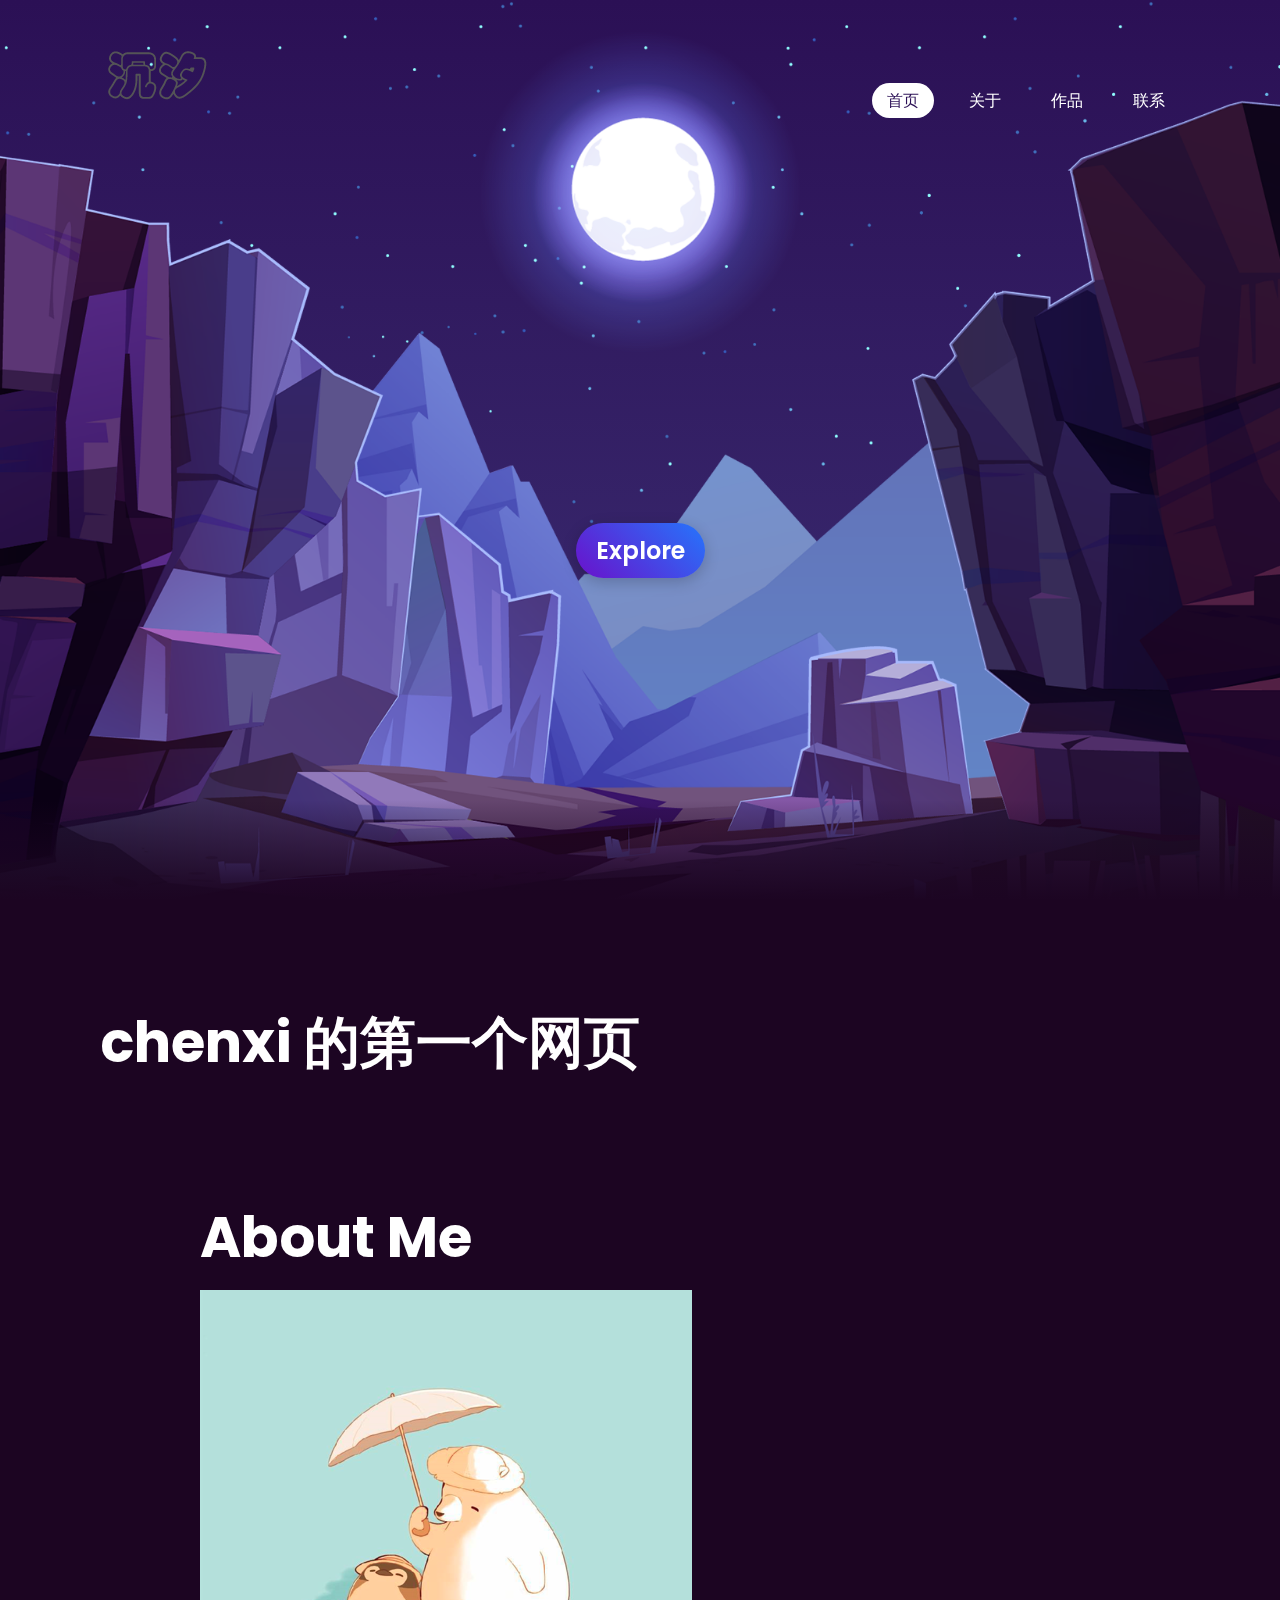
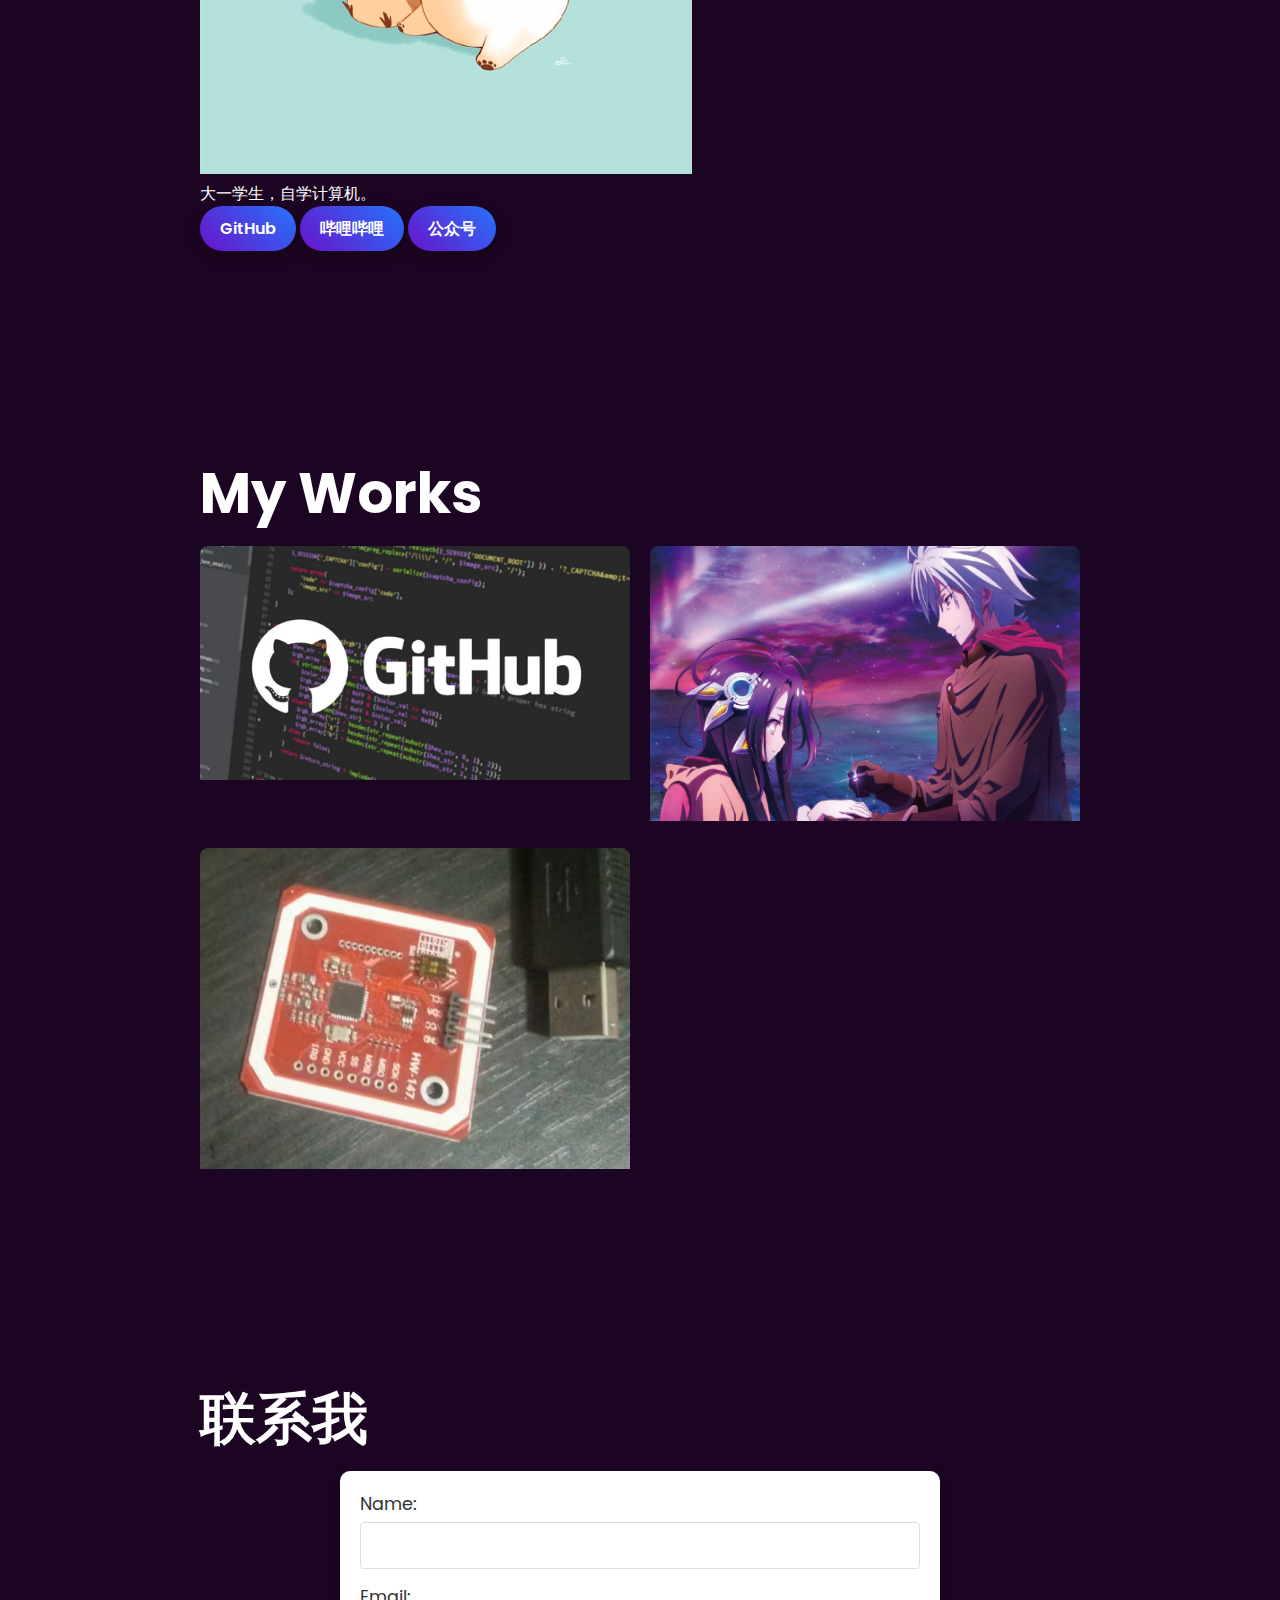
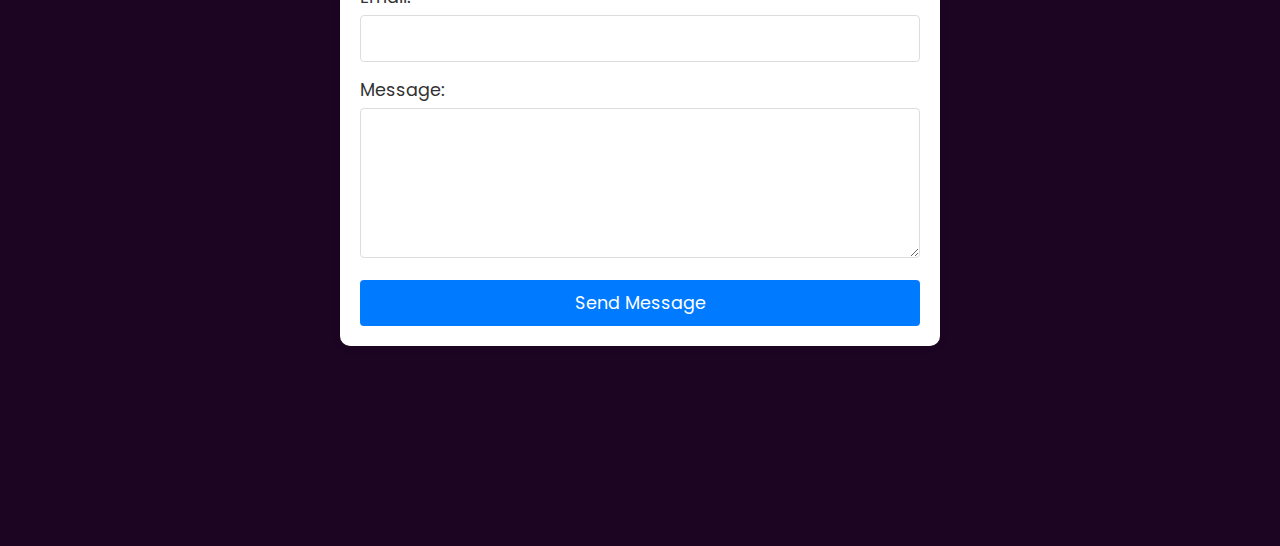
<file: index.html>
<!DOCTYPE html>
<html lang="en">
<head>
  <title>Chenxi's first page😆</title>
  <link rel="stylesheet" href="style.css">
</head>
<body>
  <header>
    <a href="#" class="logo">
	<img src="images/logo.png"></a>
    <ul>
      <li><a href="#home" class="active">首页</a></li>
      <li><a href="#about">关于</a></li>
      <li><a href="#works">作品</a></li>
      <li><a href="#contact">联系</a></li>
    </ul>
  </header>
  <section>
    <img src="images/stars.png" id="stars">
    <img src="images/moon.png" id="moon">
    <img src="images/mountains_behind.png" id="mountains_behind">
    <h2 id="text">Moon Light</h2>
    <a href="#sec" id="btn">Explore</a>
    <img src="images/mountains_front.png" id="mountains_front">
  </section>
  <div class="sec" id="sec">
    <h2>chenxi 的第一个网页</h2>
<!-- About Section -->
<!-- About Section -->
<div class="sec" id="about">
  <h2>About Me</h2>
  <div class="about-container">
    <div class="about-image">
      <img src="images/avatar.png" alt="Avatar">
    </div>
    <div class="about-content">
      <p>大一学生，自学计算机。</p>
      <div class="about-buttons">
        <a href="https://github.com/collapsingsea/collapsingsea.github.io" class="btn" target="_blank">GitHub</a>
        <a href="https://space.bilibili.com/66087656?spm_id_from=333.788.0.0" class="btn" target="_blank">哔哩哔哩</a>
        <a href="https://developer.mozilla.org/zh-CN/docs/Web/HTML" class="btn" target="_blank">公众号</a>
      </div>
    </div>
  </div>
</div>

<!-- Works Section -->
<div class="sec" id="works">
  <h2>My Works</h2>
  <div class="works-grid">
    <div class="work-item">
      <img src="images/work1.png" alt="Work 1">
      <div class="work-overlay">
        <h3>github项目主页</h3>
        <p>关于本网页的开源代码</p>
        <a href="https://github.com/collapsingsea/collapsingsea.github.io" class="link">链接直达</a>
      </div>
    </div>
    <div class="work-item">
      <img src="images/work2.jpg" alt="Work 2">
      <div class="work-overlay">
        <h3>动漫剪辑</h3>
        <p>No Game No Life · Zero</p>
        <a href="https://www.bilibili.com/video/BV1rU4y1J7uG/?spm_id_from=333.999.0.0&vd_source=98124e1e9d2ddb069a33e857aa3c0022" class="link">链接直达</a>
      </div>
    </div>
    <div class="work-item">
      <img src="images/work3.png" alt="Work 1">
      <div class="work-overlay">
        <h3>m1卡捣鼓</h3>
        <p>破解复制教程</p>
        <a href="https://www.bilibili.com/read/cv11495427/?spm_id_from=333.999.0.0" class="link">链接直达</a>
      </div>
    </div>   
    <!-- Add more work items as needed -->
  </div>
</div>

<!-- Contact Section -->
<div class="sec" id="contact">
  <h2>联系我</h2>
  <form class="contact-form" action="https://formspree.io/f/xgvwkvqa" method="POST">
    <div class="form-group">
      <label for="name">Name:</label>
      <input type="text" id="name" name="name" required>
    </div>
    <div class="form-group">
      <label for="email">Email:</label>
      <input type="email" id="email" name="email" required>
    </div>
    <div class="form-group">
      <label for="message">Message:</label>
      <textarea id="message" name="message" required></textarea>
    </div>
    <button type="submit" class="submit-button">Send Message</button>
  </form>
</div>


  <script>
    let stars = document.getElementById('stars')
    let moon = document.getElementById('moon')
    let mountains_behind = document.getElementById('mountains_behind')
    let text = document.getElementById('text')
    let btn = document.getElementById('btn')
    let mountains_front = document.getElementById('mountains_front')
    let header = document.querySelector('header')

    window.addEventListener('scroll', function(){
      let value = window.scrollY;
      stars.style.left = value * 0.65 + 'px'
      moon.style.top = value * 1.05 + 'px'
      mountains_behind.style.top = value * 0.5 + 'px'
      mountains_front.style.top = value * 0 + 'px'
      text.style.marginRight = value * 2 + 'px'
      text.style.marginTop = value * 1.1 + 'px'
      btn.style.marginTop = value * 1.5 + 'px'
      header.style.top = value * 0.5 + 'px'
    })
  </script>
</body>
</html>
</file>
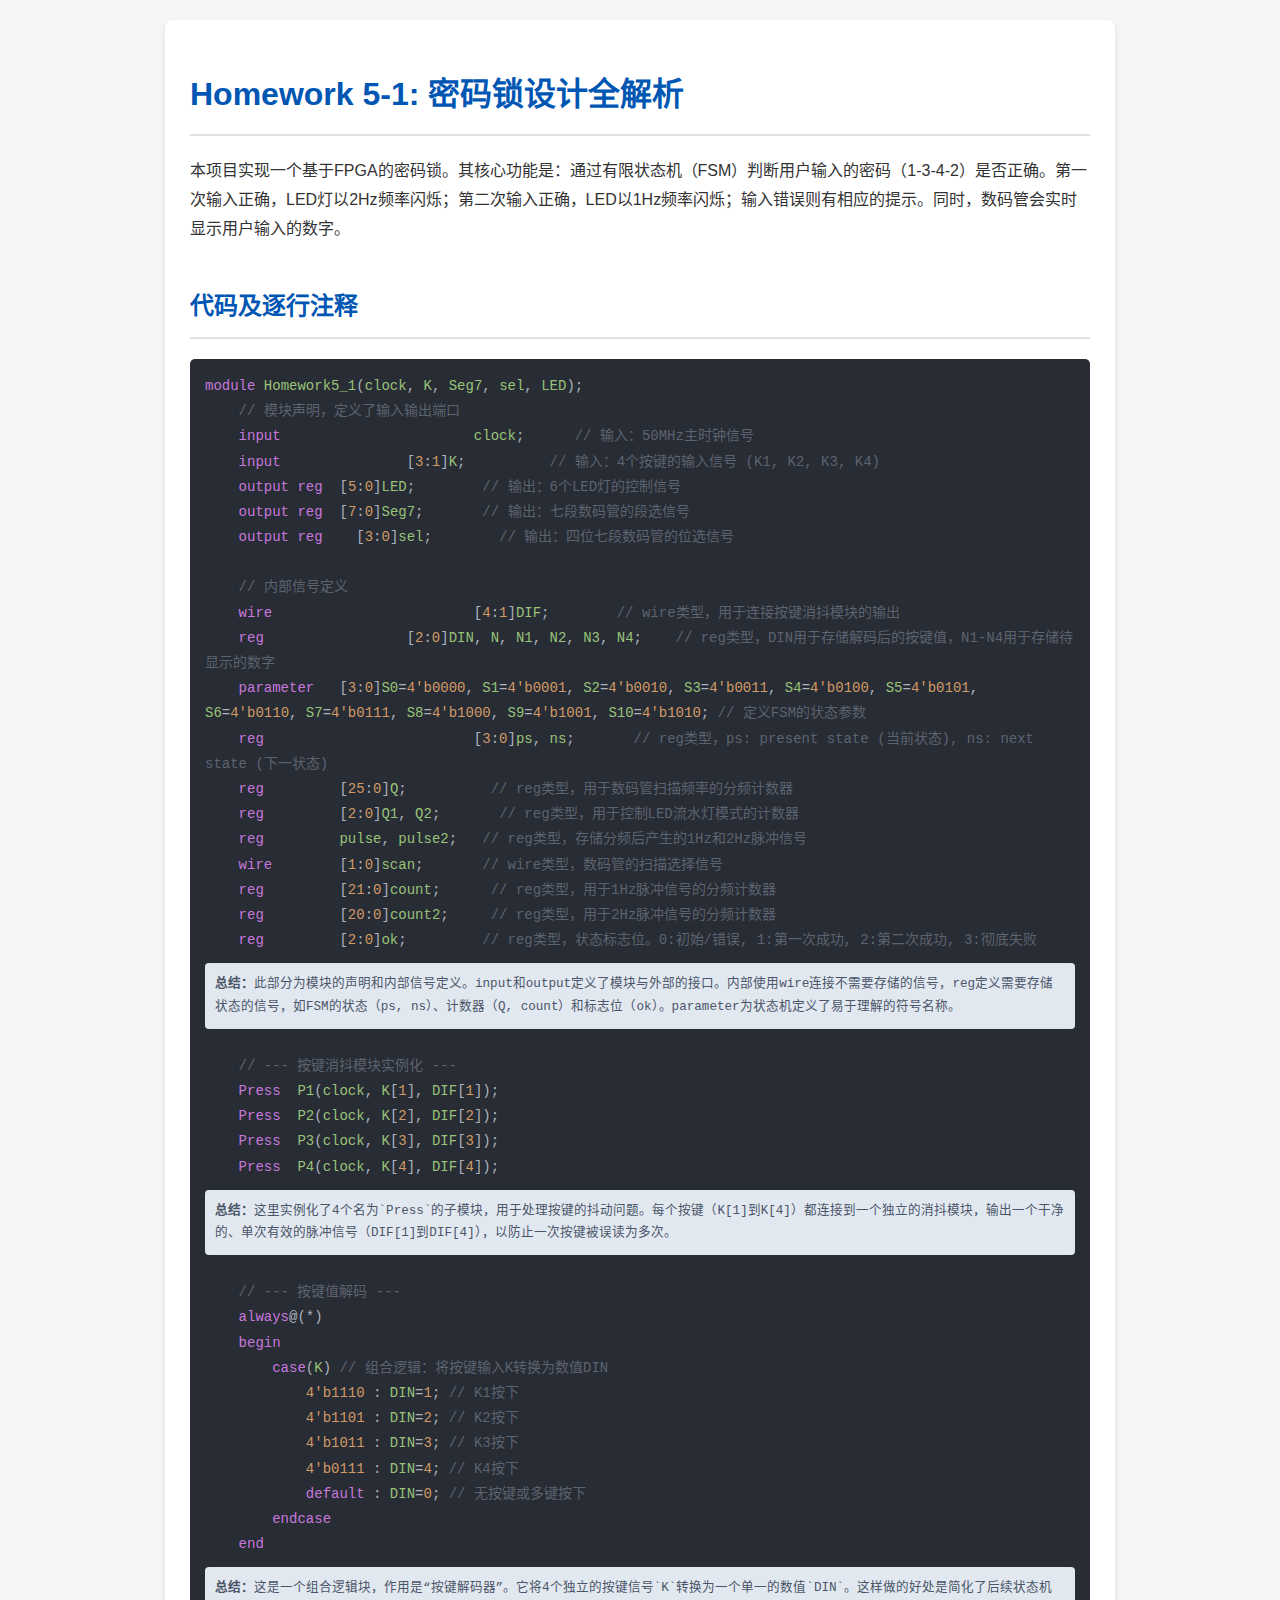
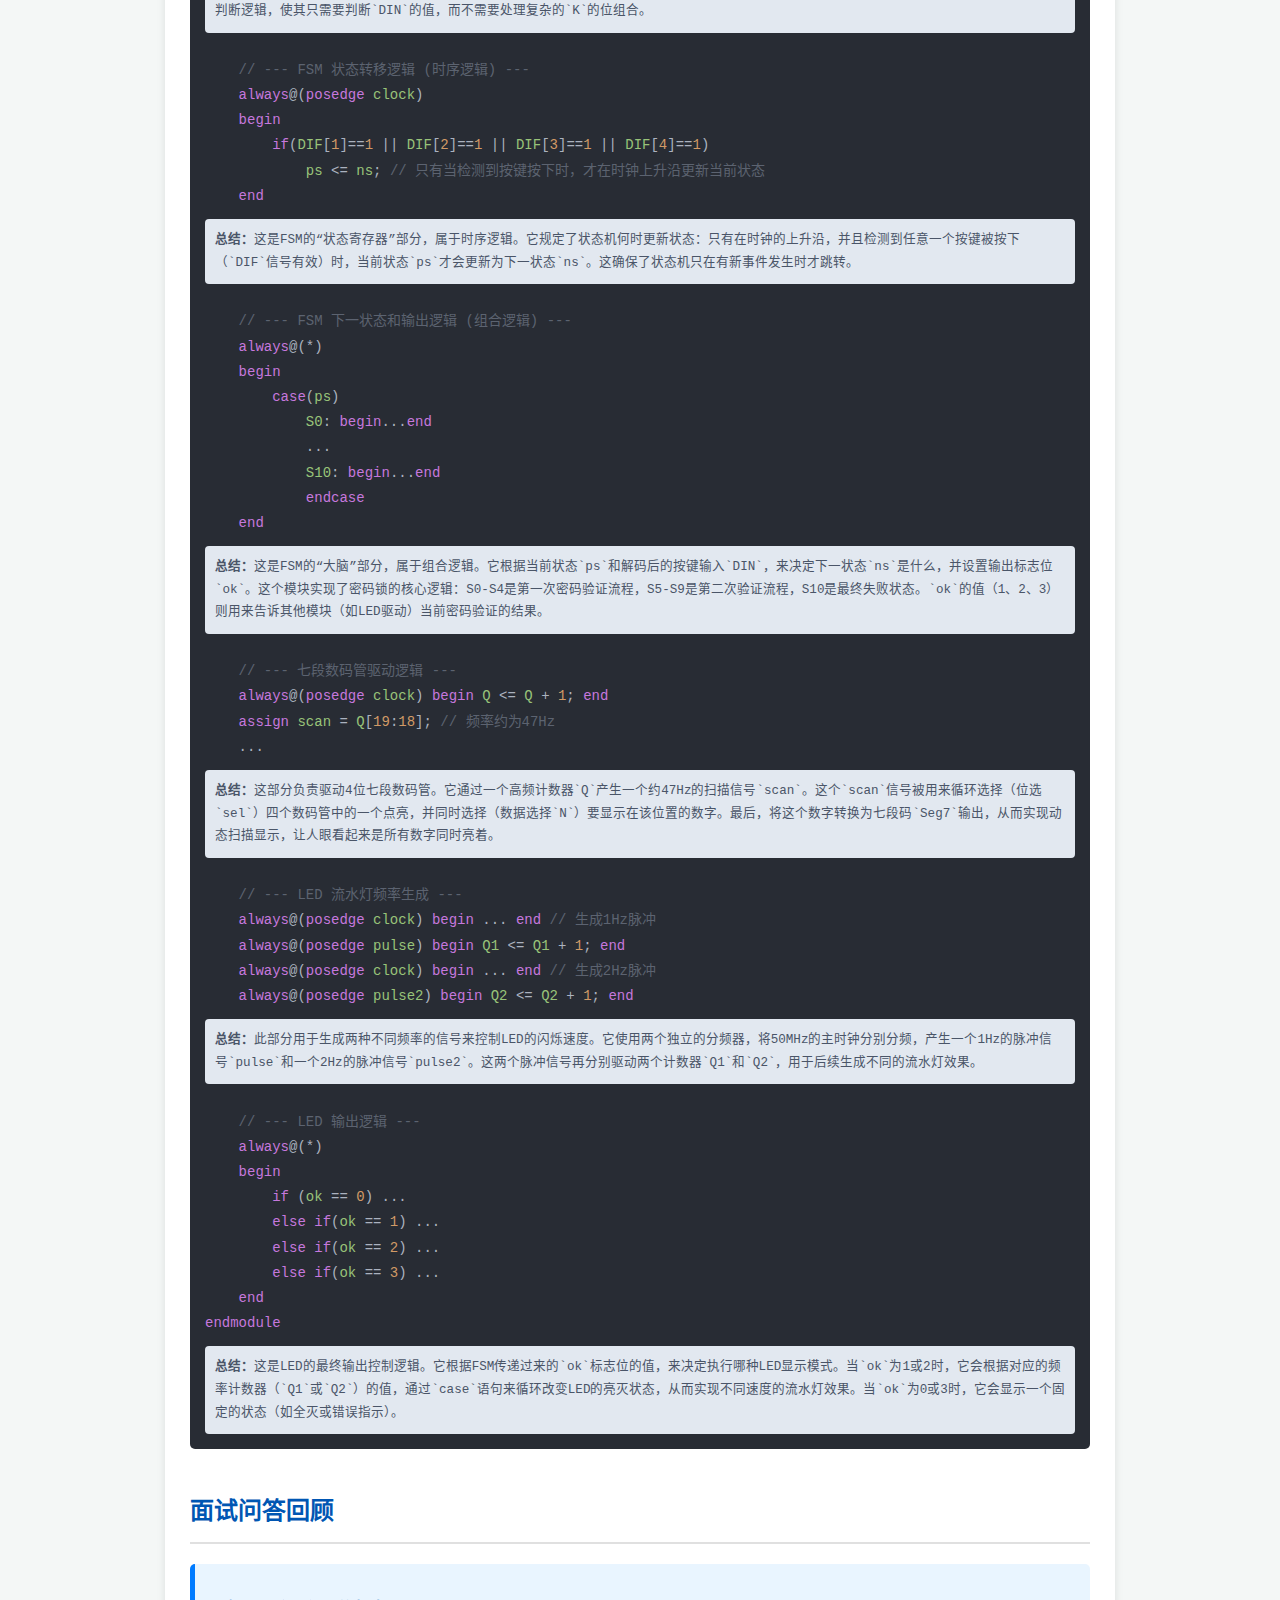
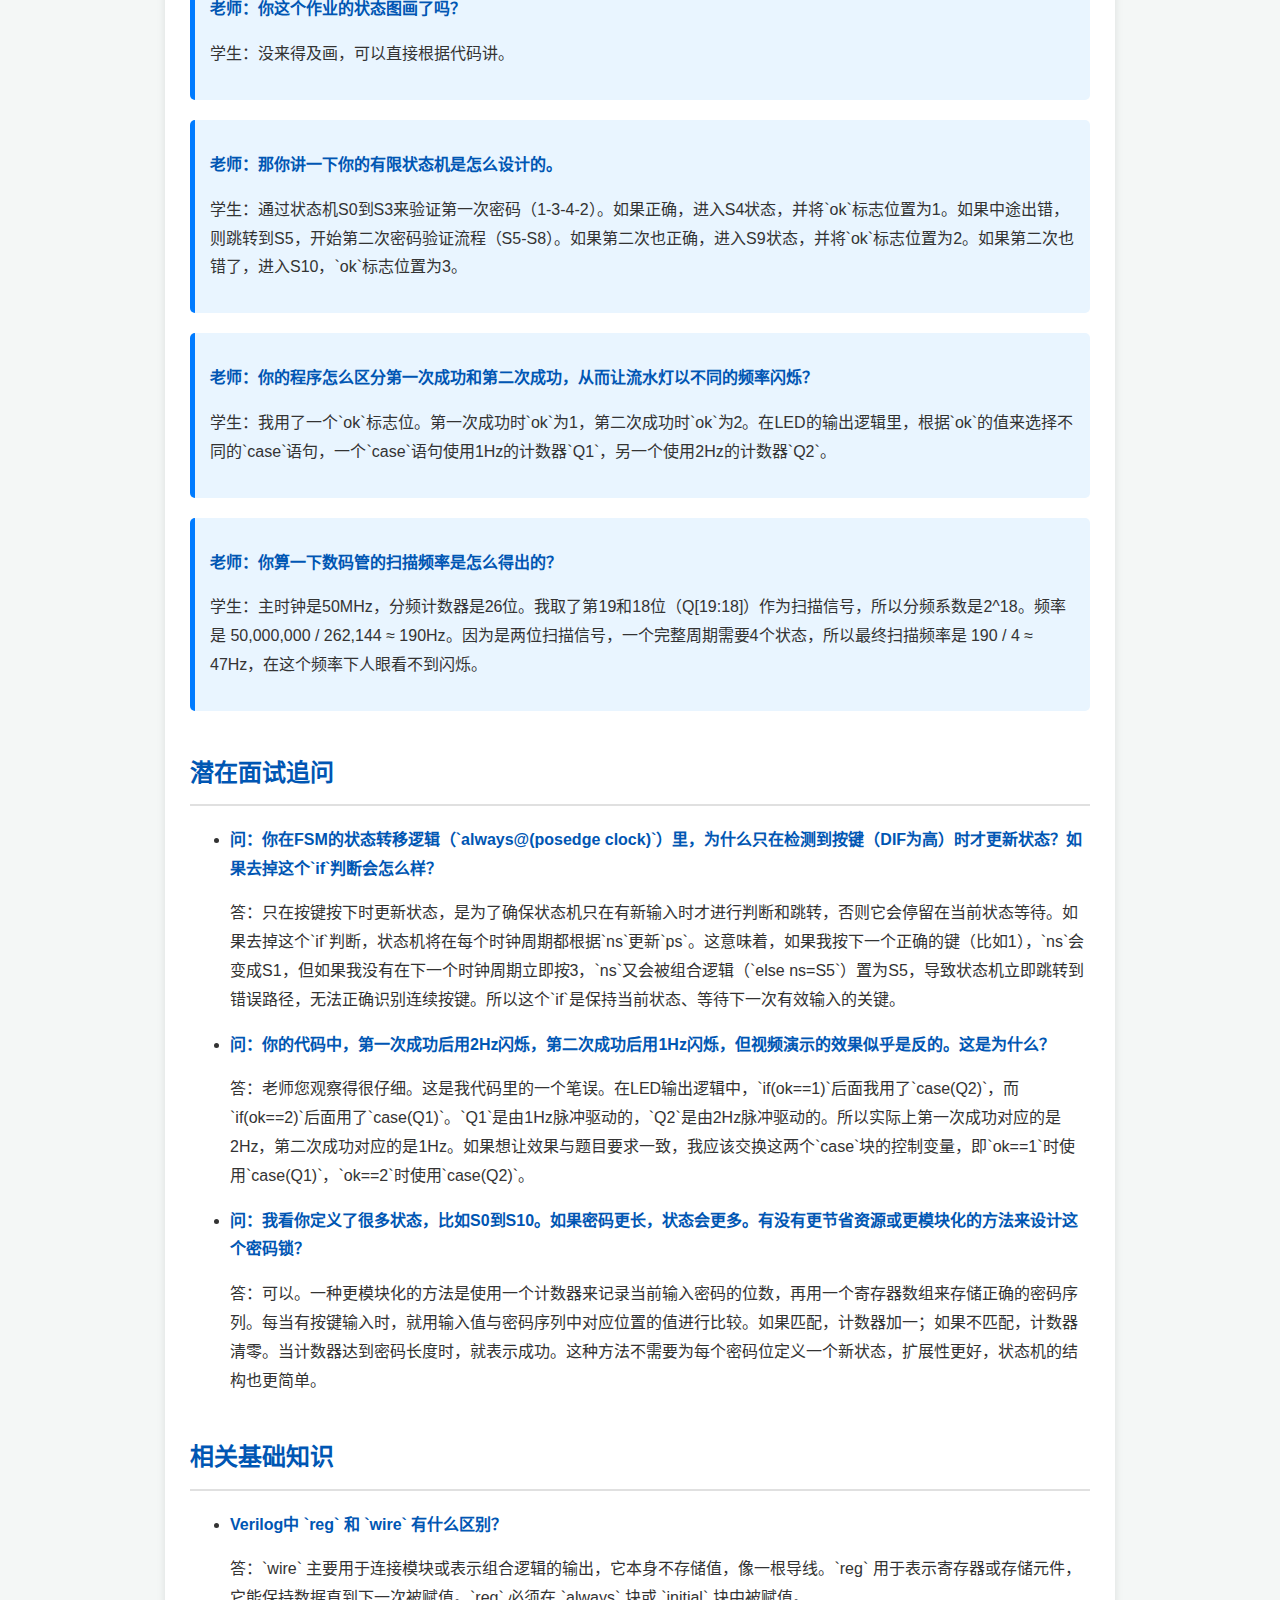
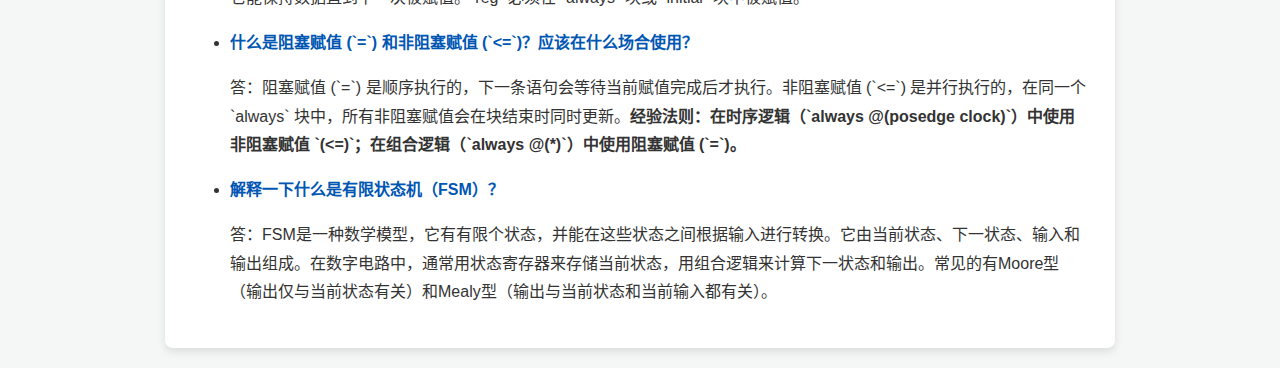
<file: 5_1/index.html>
<!DOCTYPE html>
<html lang="zh-CN">
<head>
    <meta charset="UTF-8">
    <title>Homework 5-1: 密码锁设计解析</title>
    <style>
        body {
            font-family: 'Segoe UI', 'Microsoft YaHei', sans-serif;
            line-height: 1.8;
            margin: 20px;
            background-color: #f4f7f6;
            color: #333;
        }
        .container {
            max-width: 900px;
            margin: auto;
            background: #fff;
            padding: 25px;
            border-radius: 8px;
            box-shadow: 0 4px 8px rgba(0,0,0,0.1);
        }
        h1, h2, h3 {
            color: #0056b3;
            border-bottom: 2px solid #e0e0e0;
            padding-bottom: 10px;
        }
        h1 { font-size: 2em; }
        h2 { font-size: 1.5em; margin-top: 40px;}
        h3 { font-size: 1.2em; border-bottom: 1px dashed #ccc; }
        pre {
            background-color: #282c34;
            color: #abb2bf;
            padding: 15px;
            border-radius: 5px;
            overflow-x: auto;
            font-family: 'Courier New', Courier, monospace;
            font-size: 14px;
            white-space: pre-wrap; /* 自动换行 */
            word-wrap: break-word; /* 强制换行 */
        }
        code {
            font-family: 'Courier New', Courier, monospace;
        }
        .comment {
            color: #5c6370;
            font-style: normal; /* 注释字体改为非斜体 */
        }
        .keyword {
            color: #c678dd;
        }
        .number {
            color: #d19a66;
        }
        .string {
            color: #98c379;
        }
        .qa-block {
            background-color: #e9f5ff;
            border-left: 5px solid #007bff;
            padding: 15px;
            margin: 20px 0;
            border-radius: 5px;
        }
        .question {
            font-weight: bold;
            color: #0056b3;
        }
        .answer {
            margin-top: 5px;
        }
        li {
            margin-bottom: 10px;
        }
        .summary-block {
            background-color: #e2e8f0;
            padding: 10px;
            margin-top: 10px;
            border-radius: 4px;
            font-size: 0.9em;
            color: #4a5568;
        }
    </style>
</head>
<body>
    <div class="container">
        <h1>Homework 5-1: 密码锁设计全解析</h1>
        <p>本项目实现一个基于FPGA的密码锁。其核心功能是：通过有限状态机（FSM）判断用户输入的密码（1-3-4-2）是否正确。第一次输入正确，LED灯以2Hz频率闪烁；第二次输入正确，LED以1Hz频率闪烁；输入错误则有相应的提示。同时，数码管会实时显示用户输入的数字。</p>

        <h2>代码及逐行注释</h2>
        <pre><code><span class="keyword">module</span> <span class="string">Homework5_1</span>(<span class="string">clock</span>, <span class="string">K</span>, <span class="string">Seg7</span>, <span class="string">sel</span>, <span class="string">LED</span>);
    <span class="comment">// 模块声明，定义了输入输出端口</span>
    <span class="keyword">input</span>  		        <span class="string">clock</span>;      <span class="comment">// 输入：50MHz主时钟信号</span>
    <span class="keyword">input</span>  		[<span class="number">3</span>:<span class="number">1</span>]<span class="string">K</span>;          <span class="comment">// 输入：4个按键的输入信号 (K1, K2, K3, K4)</span>
    <span class="keyword">output</span> <span class="keyword">reg</span>  [<span class="number">5</span>:<span class="number">0</span>]<span class="string">LED</span>;        <span class="comment">// 输出：6个LED灯的控制信号</span>
    <span class="keyword">output</span> <span class="keyword">reg</span>  [<span class="number">7</span>:<span class="number">0</span>]<span class="string">Seg7</span>;       <span class="comment">// 输出：七段数码管的段选信号</span>
    <span class="keyword">output</span> <span class="keyword">reg</span>    [<span class="number">3</span>:<span class="number">0</span>]<span class="string">sel</span>;        <span class="comment">// 输出：四位七段数码管的位选信号</span>

    <span class="comment">// 内部信号定义</span>
    <span class="keyword">wire</span> 			[<span class="number">4</span>:<span class="number">1</span>]<span class="string">DIF</span>;        <span class="comment">// wire类型，用于连接按键消抖模块的输出</span>
    <span class="keyword">reg</span>			[<span class="number">2</span>:<span class="number">0</span>]<span class="string">DIN</span>, <span class="string">N</span>, <span class="string">N1</span>, <span class="string">N2</span>, <span class="string">N3</span>, <span class="string">N4</span>;	<span class="comment">// reg类型，DIN用于存储解码后的按键值，N1-N4用于存储待显示的数字</span>
    <span class="keyword">parameter</span>	[<span class="number">3</span>:<span class="number">0</span>]<span class="string">S0</span>=<span class="number">4'b0000</span>, <span class="string">S1</span>=<span class="number">4'b0001</span>, <span class="string">S2</span>=<span class="number">4'b0010</span>, <span class="string">S3</span>=<span class="number">4'b0011</span>, <span class="string">S4</span>=<span class="number">4'b0100</span>, <span class="string">S5</span>=<span class="number">4'b0101</span>, <span class="string">S6</span>=<span class="number">4'b0110</span>, <span class="string">S7</span>=<span class="number">4'b0111</span>, <span class="string">S8</span>=<span class="number">4'b1000</span>, <span class="string">S9</span>=<span class="number">4'b1001</span>, <span class="string">S10</span>=<span class="number">4'b1010</span>; <span class="comment">// 定义FSM的状态参数</span>
    <span class="keyword">reg</span> 			[<span class="number">3</span>:<span class="number">0</span>]<span class="string">ps</span>, <span class="string">ns</span>;       <span class="comment">// reg类型，ps: present state (当前状态), ns: next state (下一状态)</span>
    <span class="keyword">reg</span>         [<span class="number">25</span>:<span class="number">0</span>]<span class="string">Q</span>;          <span class="comment">// reg类型，用于数码管扫描频率的分频计数器</span>
    <span class="keyword">reg</span>         [<span class="number">2</span>:<span class="number">0</span>]<span class="string">Q1</span>, <span class="string">Q2</span>;       <span class="comment">// reg类型，用于控制LED流水灯模式的计数器</span>
    <span class="keyword">reg</span>         <span class="string">pulse</span>, <span class="string">pulse2</span>;   <span class="comment">// reg类型，存储分频后产生的1Hz和2Hz脉冲信号</span>
    <span class="keyword">wire</span>        [<span class="number">1</span>:<span class="number">0</span>]<span class="string">scan</span>;       <span class="comment">// wire类型，数码管的扫描选择信号</span>
    <span class="keyword">reg</span>         [<span class="number">21</span>:<span class="number">0</span>]<span class="string">count</span>;      <span class="comment">// reg类型，用于1Hz脉冲信号的分频计数器</span>
    <span class="keyword">reg</span>         [<span class="number">20</span>:<span class="number">0</span>]<span class="string">count2</span>;     <span class="comment">// reg类型，用于2Hz脉冲信号的分频计数器</span>
    <span class="keyword">reg</span>         [<span class="number">2</span>:<span class="number">0</span>]<span class="string">ok</span>;         <span class="comment">// reg类型，状态标志位。0:初始/错误, 1:第一次成功, 2:第二次成功, 3:彻底失败</span>
<div class="summary-block"><b>总结：</b>此部分为模块的声明和内部信号定义。<code>input</code>和<code>output</code>定义了模块与外部的接口。内部使用<code>wire</code>连接不需要存储的信号，<code>reg</code>定义需要存储状态的信号，如FSM的状态（ps, ns）、计数器（Q, count）和标志位（ok）。<code>parameter</code>为状态机定义了易于理解的符号名称。</div>
    <span class="comment">// --- 按键消抖模块实例化 ---</span>
    <span class="keyword">Press</span>  <span class="string">P1</span>(<span class="string">clock</span>, <span class="string">K</span>[<span class="number">1</span>], <span class="string">DIF</span>[<span class="number">1</span>]);		
    <span class="keyword">Press</span>  <span class="string">P2</span>(<span class="string">clock</span>, <span class="string">K</span>[<span class="number">2</span>], <span class="string">DIF</span>[<span class="number">2</span>]);
    <span class="keyword">Press</span>  <span class="string">P3</span>(<span class="string">clock</span>, <span class="string">K</span>[<span class="number">3</span>], <span class="string">DIF</span>[<span class="number">3</span>]);
    <span class="keyword">Press</span>  <span class="string">P4</span>(<span class="string">clock</span>, <span class="string">K</span>[<span class="number">4</span>], <span class="string">DIF</span>[<span class="number">4</span>]);
<div class="summary-block"><b>总结：</b>这里实例化了4个名为`Press`的子模块，用于处理按键的抖动问题。每个按键（K[1]到K[4]）都连接到一个独立的消抖模块，输出一个干净的、单次有效的脉冲信号（DIF[1]到DIF[4]），以防止一次按键被误读为多次。</div>
    <span class="comment">// --- 按键值解码 ---</span>
    <span class="keyword">always</span>@(*)
    <span class="keyword">begin</span>
        <span class="keyword">case</span>(<span class="string">K</span>) <span class="comment">// 组合逻辑：将按键输入K转换为数值DIN</span>
            <span class="number">4'b1110</span> : <span class="string">DIN</span>=<span class="number">1</span>; <span class="comment">// K1按下</span>
            <span class="number">4'b1101</span> : <span class="string">DIN</span>=<span class="number">2</span>; <span class="comment">// K2按下</span>
            <span class="number">4'b1011</span> : <span class="string">DIN</span>=<span class="number">3</span>; <span class="comment">// K3按下</span>
            <span class="number">4'b0111</span> : <span class="string">DIN</span>=<span class="number">4</span>; <span class="comment">// K4按下</span>
            <span class="keyword">default</span> : <span class="string">DIN</span>=<span class="number">0</span>; <span class="comment">// 无按键或多键按下</span>
        <span class="keyword">endcase</span> 
    <span class="keyword">end</span> 
<div class="summary-block"><b>总结：</b>这是一个组合逻辑块，作用是“按键解码器”。它将4个独立的按键信号`K`转换为一个单一的数值`DIN`。这样做的好处是简化了后续状态机判断逻辑，使其只需要判断`DIN`的值，而不需要处理复杂的`K`的位组合。</div>
    <span class="comment">// --- FSM 状态转移逻辑 (时序逻辑) ---</span>
    <span class="keyword">always</span>@(<span class="keyword">posedge</span> <span class="string">clock</span>)
    <span class="keyword">begin</span>	
        <span class="keyword">if</span>(<span class="string">DIF</span>[<span class="number">1</span>]==<span class="number">1</span> || <span class="string">DIF</span>[<span class="number">2</span>]==<span class="number">1</span> || <span class="string">DIF</span>[<span class="number">3</span>]==<span class="number">1</span> || <span class="string">DIF</span>[<span class="number">4</span>]==<span class="number">1</span>)
            <span class="string">ps</span> <= <span class="string">ns</span>; <span class="comment">// 只有当检测到按键按下时，才在时钟上升沿更新当前状态</span>
    <span class="keyword">end</span> 
<div class="summary-block"><b>总结：</b>这是FSM的“状态寄存器”部分，属于时序逻辑。它规定了状态机何时更新状态：只有在时钟的上升沿，并且检测到任意一个按键被按下（`DIF`信号有效）时，当前状态`ps`才会更新为下一状态`ns`。这确保了状态机只在有新事件发生时才跳转。</div>
    <span class="comment">// --- FSM 下一状态和输出逻辑 (组合逻辑) ---</span>
    <span class="keyword">always</span>@(*)
    <span class="keyword">begin</span>
        <span class="keyword">case</span>(<span class="string">ps</span>)
            <span class="string">S0</span>: <span class="keyword">begin</span>...<span class="keyword">end</span>
            ...
            <span class="string">S10</span>: <span class="keyword">begin</span>...<span class="keyword">end</span>	  
	    <span class="keyword">endcase</span> 
    <span class="keyword">end</span> 
<div class="summary-block"><b>总结：</b>这是FSM的“大脑”部分，属于组合逻辑。它根据当前状态`ps`和解码后的按键输入`DIN`，来决定下一状态`ns`是什么，并设置输出标志位`ok`。这个模块实现了密码锁的核心逻辑：S0-S4是第一次密码验证流程，S5-S9是第二次验证流程，S10是最终失败状态。`ok`的值（1、2、3）则用来告诉其他模块（如LED驱动）当前密码验证的结果。</div>
    <span class="comment">// --- 七段数码管驱动逻辑 ---</span>
    <span class="keyword">always</span>@(<span class="keyword">posedge</span> <span class="string">clock</span>) <span class="keyword">begin</span> <span class="string">Q</span> <= <span class="string">Q</span> + <span class="number">1</span>; <span class="keyword">end</span>
    <span class="keyword">assign</span> <span class="string">scan</span> = <span class="string">Q</span>[<span class="number">19</span>:<span class="number">18</span>]; <span class="comment">// 频率约为47Hz</span>
    ...
<div class="summary-block"><b>总结：</b>这部分负责驱动4位七段数码管。它通过一个高频计数器`Q`产生一个约47Hz的扫描信号`scan`。这个`scan`信号被用来循环选择（位选`sel`）四个数码管中的一个点亮，并同时选择（数据选择`N`）要显示在该位置的数字。最后，将这个数字转换为七段码`Seg7`输出，从而实现动态扫描显示，让人眼看起来是所有数字同时亮着。</div>
    <span class="comment">// --- LED 流水灯频率生成 ---</span>
    <span class="keyword">always</span>@(<span class="keyword">posedge</span> <span class="string">clock</span>) <span class="keyword">begin</span> ... <span class="keyword">end</span> <span class="comment">// 生成1Hz脉冲</span>
    <span class="keyword">always</span>@(<span class="keyword">posedge</span> <span class="string">pulse</span>) <span class="keyword">begin</span> <span class="string">Q1</span> <= <span class="string">Q1</span> + <span class="number">1</span>; <span class="keyword">end</span>
    <span class="keyword">always</span>@(<span class="keyword">posedge</span> <span class="string">clock</span>) <span class="keyword">begin</span> ... <span class="keyword">end</span> <span class="comment">// 生成2Hz脉冲</span>
    <span class="keyword">always</span>@(<span class="keyword">posedge</span> <span class="string">pulse2</span>) <span class="keyword">begin</span> <span class="string">Q2</span> <= <span class="string">Q2</span> + <span class="number">1</span>; <span class="keyword">end</span>
<div class="summary-block"><b>总结：</b>此部分用于生成两种不同频率的信号来控制LED的闪烁速度。它使用两个独立的分频器，将50MHz的主时钟分别分频，产生一个1Hz的脉冲信号`pulse`和一个2Hz的脉冲信号`pulse2`。这两个脉冲信号再分别驱动两个计数器`Q1`和`Q2`，用于后续生成不同的流水灯效果。</div>
    <span class="comment">// --- LED 输出逻辑 ---</span>
    <span class="keyword">always</span>@(*)
    <span class="keyword">begin</span>
        <span class="keyword">if</span> (<span class="string">ok</span> == <span class="number">0</span>) ...
        <span class="keyword">else if</span>(<span class="string">ok</span> == <span class="number">1</span>) ...
        <span class="keyword">else if</span>(<span class="string">ok</span> == <span class="number">2</span>) ...
        <span class="keyword">else if</span>(<span class="string">ok</span> == <span class="number">3</span>) ...
    <span class="keyword">end</span>
<span class="keyword">endmodule</span>
<div class="summary-block"><b>总结：</b>这是LED的最终输出控制逻辑。它根据FSM传递过来的`ok`标志位的值，来决定执行哪种LED显示模式。当`ok`为1或2时，它会根据对应的频率计数器（`Q1`或`Q2`）的值，通过`case`语句来循环改变LED的亮灭状态，从而实现不同速度的流水灯效果。当`ok`为0或3时，它会显示一个固定的状态（如全灭或错误指示）。</div></code></pre>

        <h2>面试问答回顾</h2>
        <div class="qa-block">
            <p class="question">老师：你这个作业的状态图画了吗？</p>
            <p class="answer">学生：没来得及画，可以直接根据代码讲。</p>
        </div>
        <div class="qa-block">
            <p class="question">老师：那你讲一下你的有限状态机是怎么设计的。</p>
            <p class="answer">学生：通过状态机S0到S3来验证第一次密码（1-3-4-2）。如果正确，进入S4状态，并将`ok`标志位置为1。如果中途出错，则跳转到S5，开始第二次密码验证流程（S5-S8）。如果第二次也正确，进入S9状态，并将`ok`标志位置为2。如果第二次也错了，进入S10，`ok`标志位置为3。</p>
        </div>
        <div class="qa-block">
            <p class="question">老师：你的程序怎么区分第一次成功和第二次成功，从而让流水灯以不同的频率闪烁？</p>
            <p class="answer">学生：我用了一个`ok`标志位。第一次成功时`ok`为1，第二次成功时`ok`为2。在LED的输出逻辑里，根据`ok`的值来选择不同的`case`语句，一个`case`语句使用1Hz的计数器`Q1`，另一个使用2Hz的计数器`Q2`。</p>
        </div>
        <div class="qa-block">
            <p class="question">老师：你算一下数码管的扫描频率是怎么得出的？</p>
            <p class="answer">学生：主时钟是50MHz，分频计数器是26位。我取了第19和18位（Q[19:18]）作为扫描信号，所以分频系数是2^18。频率是 50,000,000 / 262,144 ≈ 190Hz。因为是两位扫描信号，一个完整周期需要4个状态，所以最终扫描频率是 190 / 4 ≈ 47Hz，在这个频率下人眼看不到闪烁。</p>
        </div>

        <h2>潜在面试追问</h2>
        <ul>
            <li>
                <p class="question">问：你在FSM的状态转移逻辑（`always@(posedge clock)`）里，为什么只在检测到按键（DIF为高）时才更新状态？如果去掉这个`if`判断会怎么样？</p>
                <p class="answer">答：只在按键按下时更新状态，是为了确保状态机只在有新输入时才进行判断和跳转，否则它会停留在当前状态等待。如果去掉这个`if`判断，状态机将在每个时钟周期都根据`ns`更新`ps`。这意味着，如果我按下一个正确的键（比如1），`ns`会变成S1，但如果我没有在下一个时钟周期立即按3，`ns`又会被组合逻辑（`else ns=S5`）置为S5，导致状态机立即跳转到错误路径，无法正确识别连续按键。所以这个`if`是保持当前状态、等待下一次有效输入的关键。</p>
            </li>
            <li>
                <p class="question">问：你的代码中，第一次成功后用2Hz闪烁，第二次成功后用1Hz闪烁，但视频演示的效果似乎是反的。这是为什么？</p>
                <p class="answer">答：老师您观察得很仔细。这是我代码里的一个笔误。在LED输出逻辑中，`if(ok==1)`后面我用了`case(Q2)`，而`if(ok==2)`后面用了`case(Q1)`。`Q1`是由1Hz脉冲驱动的，`Q2`是由2Hz脉冲驱动的。所以实际上第一次成功对应的是2Hz，第二次成功对应的是1Hz。如果想让效果与题目要求一致，我应该交换这两个`case`块的控制变量，即`ok==1`时使用`case(Q1)`，`ok==2`时使用`case(Q2)`。</p>
            </li>
            <li>
                <p class="question">问：我看你定义了很多状态，比如S0到S10。如果密码更长，状态会更多。有没有更节省资源或更模块化的方法来设计这个密码锁？</p>
                <p class="answer">答：可以。一种更模块化的方法是使用一个计数器来记录当前输入密码的位数，再用一个寄存器数组来存储正确的密码序列。每当有按键输入时，就用输入值与密码序列中对应位置的值进行比较。如果匹配，计数器加一；如果不匹配，计数器清零。当计数器达到密码长度时，就表示成功。这种方法不需要为每个密码位定义一个新状态，扩展性更好，状态机的结构也更简单。</p>
            </li>
        </ul>

        <h2>相关基础知识</h2>
        <ul>
            <li>
                <p class="question">Verilog中 `reg` 和 `wire` 有什么区别？</p>
                <p class="answer">答：`wire` 主要用于连接模块或表示组合逻辑的输出，它本身不存储值，像一根导线。`reg` 用于表示寄存器或存储元件，它能保持数据直到下一次被赋值。`reg` 必须在 `always` 块或 `initial` 块中被赋值。</p>
            </li>
            <li>
                <p class="question">什么是阻塞赋值 (`=`) 和非阻塞赋值 (`<=`)？应该在什么场合使用？</p>
                <p class="answer">答：阻塞赋值 (`=`) 是顺序执行的，下一条语句会等待当前赋值完成后才执行。非阻塞赋值 (`<=`) 是并行执行的，在同一个 `always` 块中，所有非阻塞赋值会在块结束时同时更新。<strong>经验法则：在时序逻辑（`always @(posedge clock)`）中使用非阻塞赋值 `(<=)`；在组合逻辑（`always @(*)`）中使用阻塞赋值 (`=`)。</strong></p>
            </li>
            <li>
                <p class="question">解释一下什么是有限状态机（FSM）？</p>
                <p class="answer">答：FSM是一种数学模型，它有有限个状态，并能在这些状态之间根据输入进行转换。它由当前状态、下一状态、输入和输出组成。在数字电路中，通常用状态寄存器来存储当前状态，用组合逻辑来计算下一状态和输出。常见的有Moore型（输出仅与当前状态有关）和Mealy型（输出与当前状态和当前输入都有关）。</p>
            </li>
        </ul>
    </div>
</body>
</html>
</file>
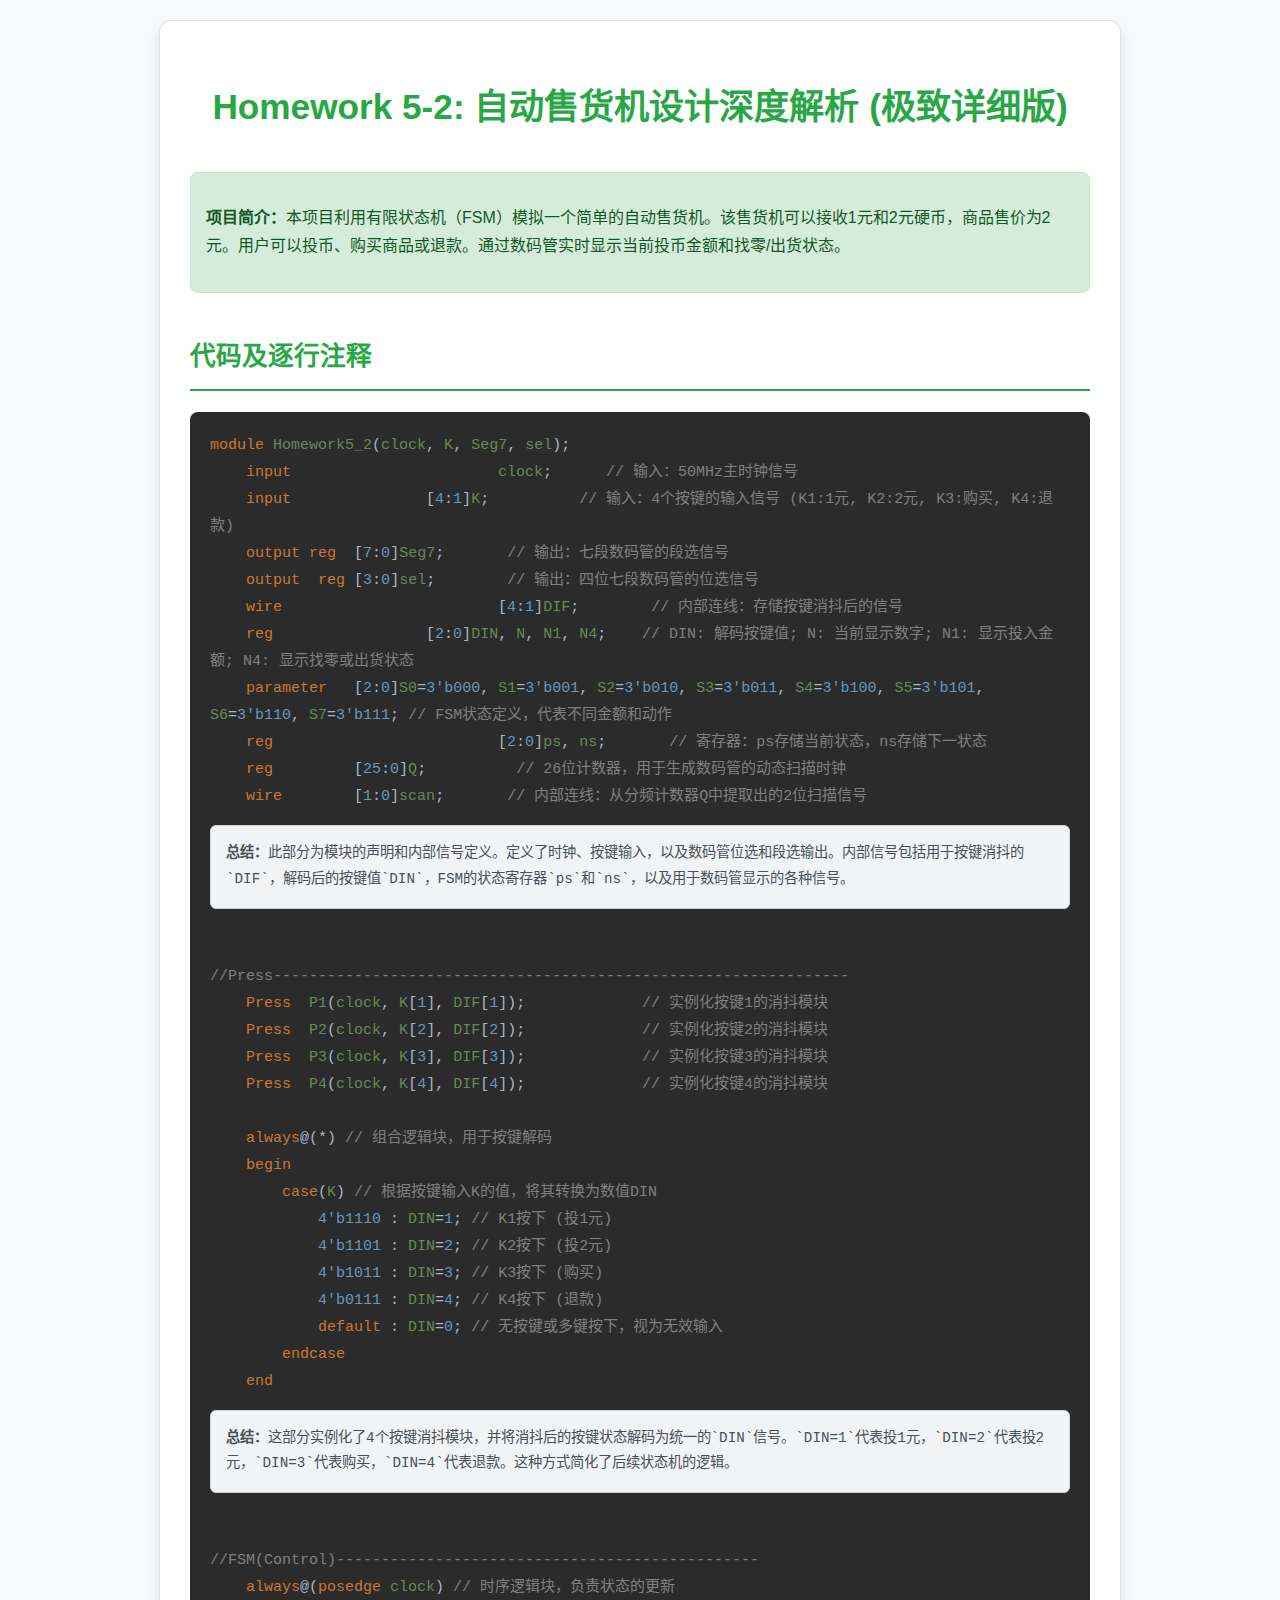
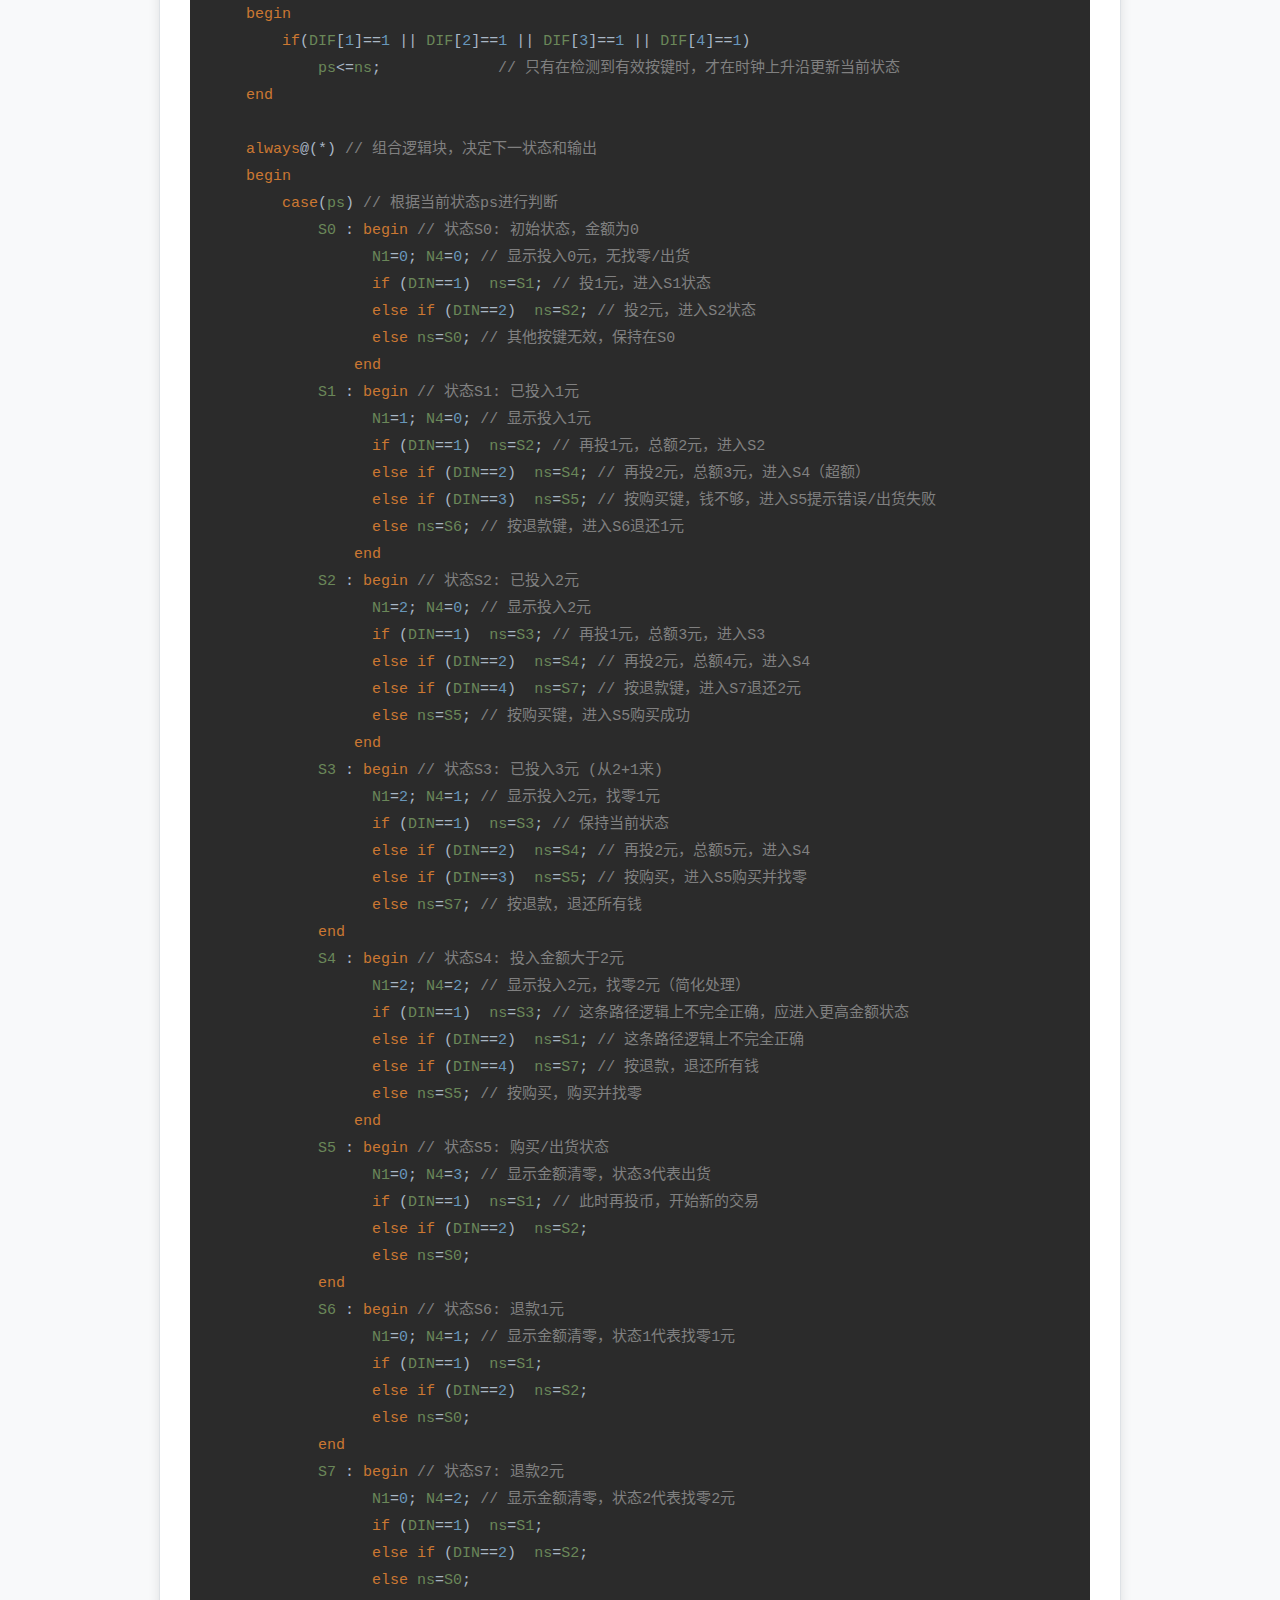
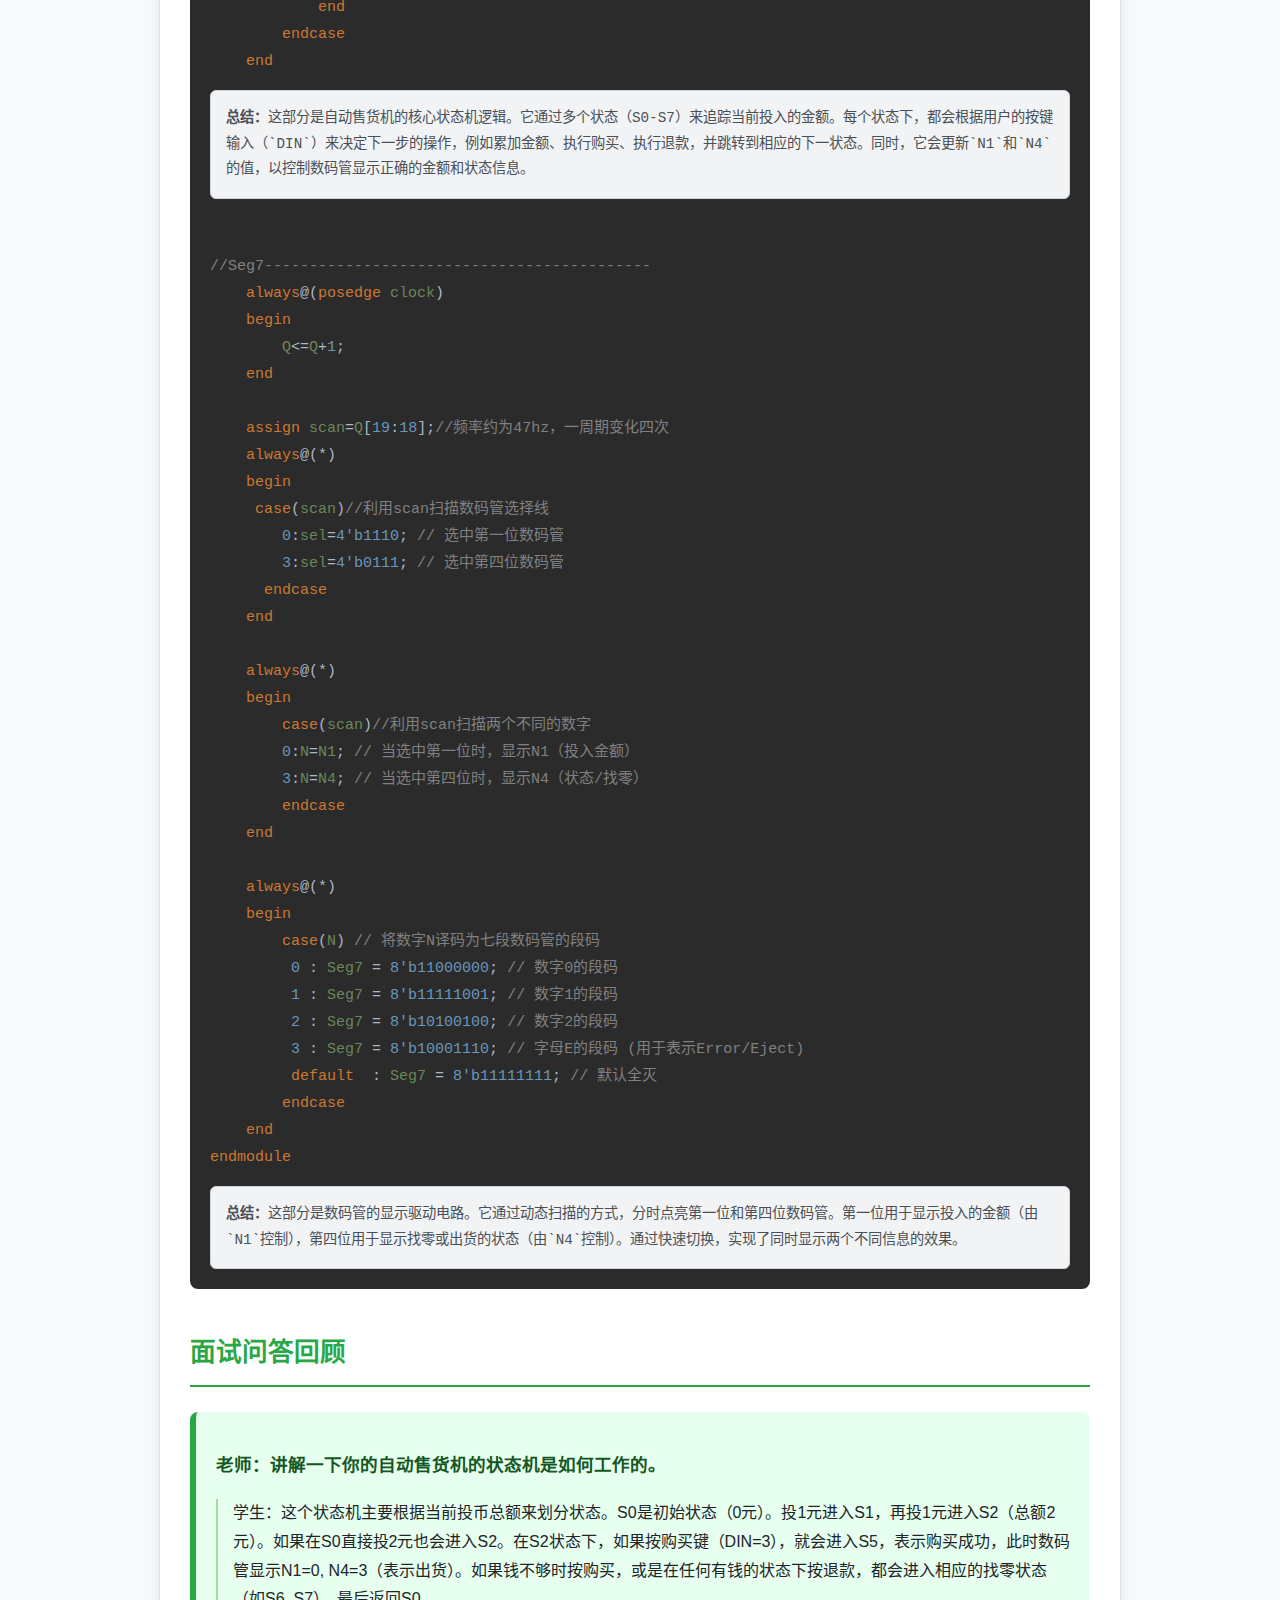
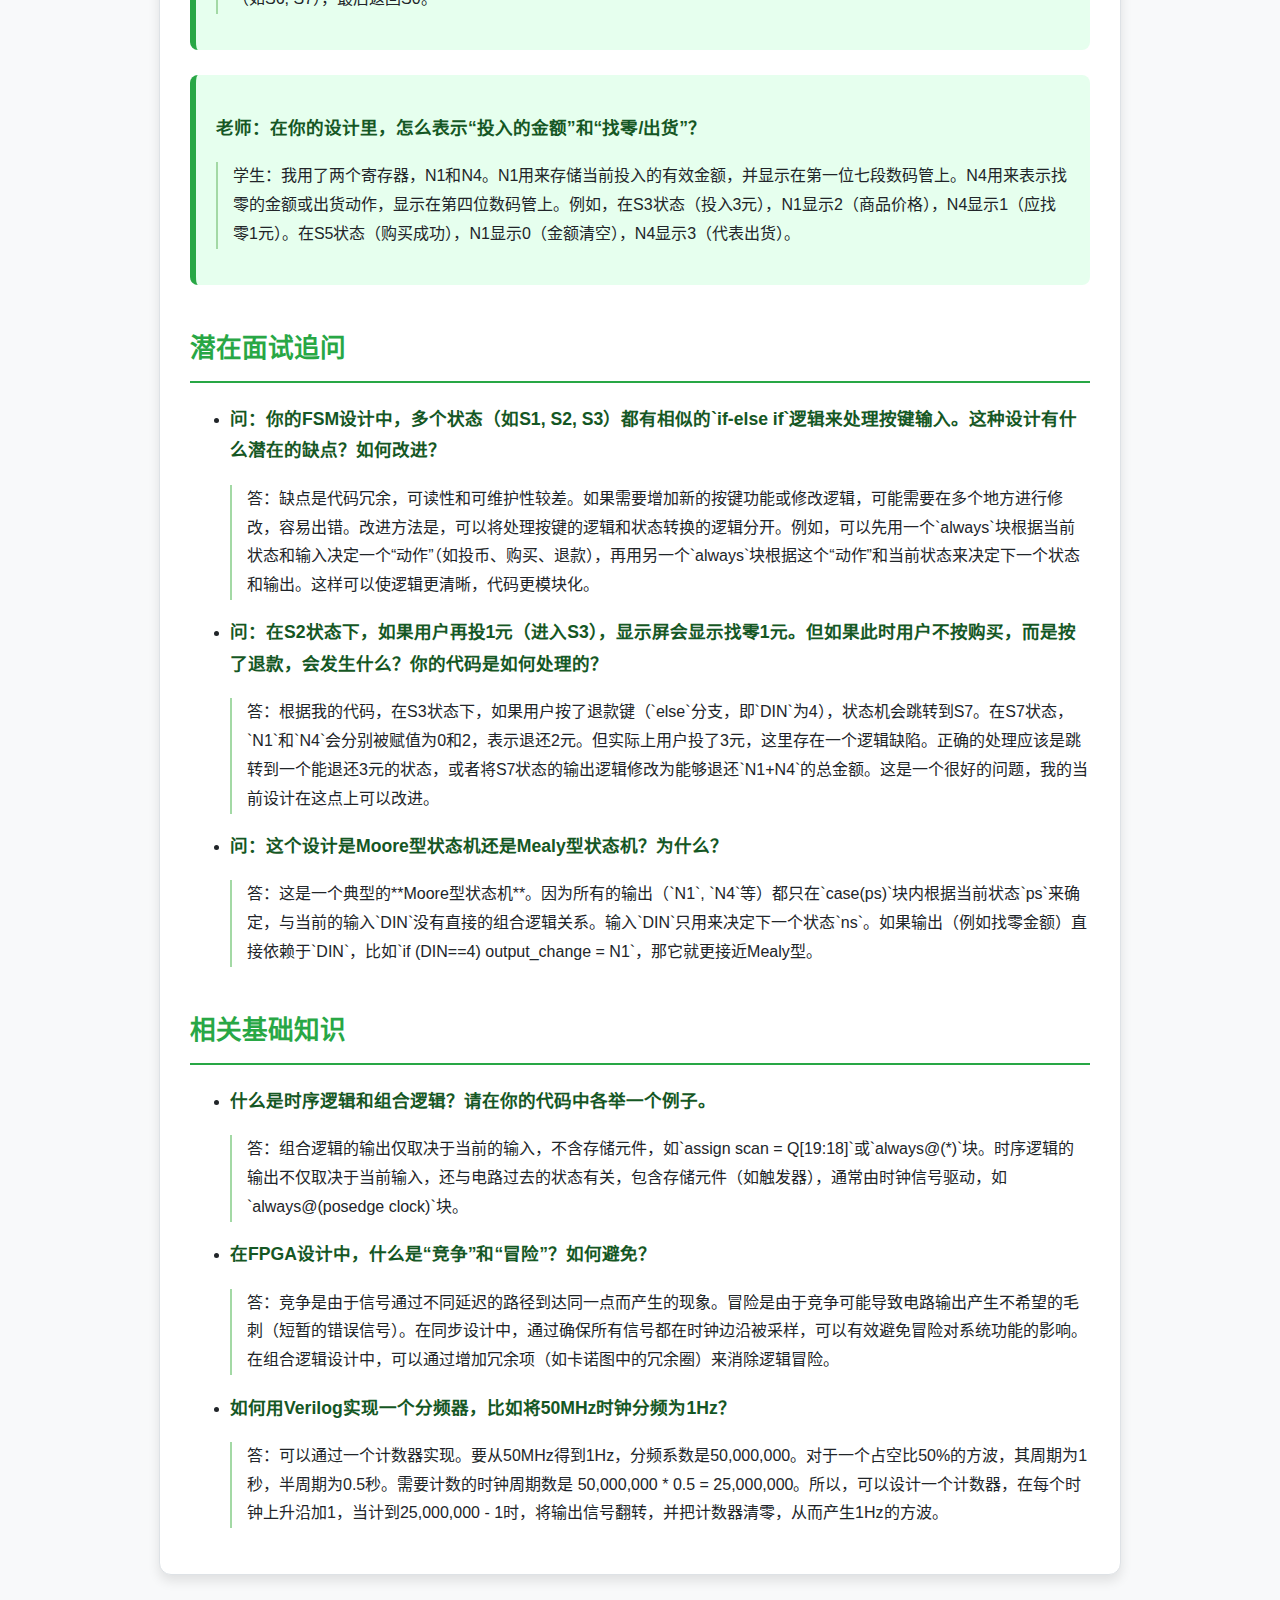
<file: 5_2/index.html>
<!DOCTYPE html>
<html lang="zh-CN">
<head>
    <meta charset="UTF-8">
    <meta name="viewport" content="width=device-width, initial-scale=1.0">
    <title>Homework 5-2: 自动售货机设计深度解析 (极致详细版)</title>
    <style>
        body {
            font-family: -apple-system, BlinkMacSystemFont, "Segoe UI", Roboto, "Helvetica Neue", Arial, sans-serif;
            line-height: 1.8;
            margin: 0;
            padding: 20px;
            background-color: #f8f9fa;
            color: #212529;
        }
        .container {
            max-width: 900px;
            margin: auto;
            background: #ffffff;
            padding: 30px;
            border-radius: 12px;
            box-shadow: 0 6px 12px rgba(0,0,0,0.1);
            border: 1px solid #dee2e6;
        }
        h1, h2, h3 {
            color: #28a745;
            border-bottom: 2px solid #28a745;
            padding-bottom: 10px;
        }
        h1 { font-size: 2.2em; text-align: center; border: none; }
        h2 { font-size: 1.6em; margin-top: 40px; }
        h3 { font-size: 1.3em; border-bottom: 1px solid #ced4da; color: #20c997; }
        pre {
            background-color: #2b2b2b;
            color: #a9b7c6;
            padding: 20px;
            border-radius: 8px;
            overflow-x: auto;
            font-family: 'Fira Code', 'Consolas', 'Courier New', monospace;
            font-size: 15px;
            white-space: pre-wrap;
            word-wrap: break-word;
        }
        .comment {
            color: #808080;
            font-style: normal;
        }
        .keyword { color: #cc7832; }
        .number { color: #6897bb; }
        .string { color: #6a8759; }
        .qa-block {
            background-color: #e6ffee;
            border-left: 6px solid #28a745;
            padding: 20px;
            margin: 25px 0;
            border-radius: 8px;
        }
        .question {
            font-weight: bold;
            color: #155724;
            font-size: 1.1em;
        }
        .answer {
            margin-top: 8px;
            padding-left: 15px;
            border-left: 2px solid #a3d9a5;
        }
        li {
            margin-bottom: 12px;
        }
        .summary-block {
            background-color: #f1f3f5;
            padding: 15px;
            margin-top: 15px;
            border-radius: 6px;
            font-size: 0.95em;
            color: #495057;
            border: 1px solid #ced4da;
        }
        .project-intro {
            background-color: #d4edda;
            color: #155724;
            padding: 15px;
            border-radius: 8px;
            margin-bottom: 30px;
            border: 1px solid #c3e6cb;
        }
    </style>
</head>
<body>
    <div class="container">
        <h1>Homework 5-2: 自动售货机设计深度解析 (极致详细版)</h1>
        <div class="project-intro">
            <p><strong>项目简介：</strong>本项目利用有限状态机（FSM）模拟一个简单的自动售货机。该售货机可以接收1元和2元硬币，商品售价为2元。用户可以投币、购买商品或退款。通过数码管实时显示当前投币金额和找零/出货状态。</p>
        </div>

        <h2>代码及逐行注释</h2>
        <pre><code><span class="keyword">module</span> <span class="string">Homework5_2</span>(<span class="string">clock</span>, <span class="string">K</span>, <span class="string">Seg7</span>, <span class="string">sel</span>);
    <span class="keyword">input</span>  		        <span class="string">clock</span>;      <span class="comment">// 输入：50MHz主时钟信号</span>
    <span class="keyword">input</span>  		[<span class="number">4</span>:<span class="number">1</span>]<span class="string">K</span>;          <span class="comment">// 输入：4个按键的输入信号 (K1:1元, K2:2元, K3:购买, K4:退款)</span>
    <span class="keyword">output</span> <span class="keyword">reg</span>  [<span class="number">7</span>:<span class="number">0</span>]<span class="string">Seg7</span>;       <span class="comment">// 输出：七段数码管的段选信号</span>
    <span class="keyword">output</span>  <span class="keyword">reg</span> [<span class="number">3</span>:<span class="number">0</span>]<span class="string">sel</span>;        <span class="comment">// 输出：四位七段数码管的位选信号</span>
    <span class="keyword">wire</span> 			[<span class="number">4</span>:<span class="number">1</span>]<span class="string">DIF</span>;        <span class="comment">// 内部连线：存储按键消抖后的信号</span>
    <span class="keyword">reg</span>			[<span class="number">2</span>:<span class="number">0</span>]<span class="string">DIN</span>, <span class="string">N</span>, <span class="string">N1</span>, <span class="string">N4</span>;	<span class="comment">// DIN: 解码按键值; N: 当前显示数字; N1: 显示投入金额; N4: 显示找零或出货状态</span>
    <span class="keyword">parameter</span>	[<span class="number">2</span>:<span class="number">0</span>]<span class="string">S0</span>=<span class="number">3'b000</span>, <span class="string">S1</span>=<span class="number">3'b001</span>, <span class="string">S2</span>=<span class="number">3'b010</span>, <span class="string">S3</span>=<span class="number">3'b011</span>, <span class="string">S4</span>=<span class="number">3'b100</span>, <span class="string">S5</span>=<span class="number">3'b101</span>, <span class="string">S6</span>=<span class="number">3'b110</span>, <span class="string">S7</span>=<span class="number">3'b111</span>; <span class="comment">// FSM状态定义，代表不同金额和动作</span>
    <span class="keyword">reg</span> 			[<span class="number">2</span>:<span class="number">0</span>]<span class="string">ps</span>, <span class="string">ns</span>;       <span class="comment">// 寄存器：ps存储当前状态，ns存储下一状态</span>
    <span class="keyword">reg</span>         [<span class="number">25</span>:<span class="number">0</span>]<span class="string">Q</span>;          <span class="comment">// 26位计数器，用于生成数码管的动态扫描时钟</span>
    <span class="keyword">wire</span>        [<span class="number">1</span>:<span class="number">0</span>]<span class="string">scan</span>;       <span class="comment">// 内部连线：从分频计数器Q中提取出的2位扫描信号</span>
<div class="summary-block"><b>总结：</b>此部分为模块的声明和内部信号定义。定义了时钟、按键输入，以及数码管位选和段选输出。内部信号包括用于按键消抖的`DIF`，解码后的按键值`DIN`，FSM的状态寄存器`ps`和`ns`，以及用于数码管显示的各种信号。</div>

<span class="comment">//Press----------------------------------------------------------------</span>
    <span class="keyword">Press</span>  <span class="string">P1</span>(<span class="string">clock</span>, <span class="string">K</span>[<span class="number">1</span>], <span class="string">DIF</span>[<span class="number">1</span>]);		<span class="comment">// 实例化按键1的消抖模块</span>
    <span class="keyword">Press</span>  <span class="string">P2</span>(<span class="string">clock</span>, <span class="string">K</span>[<span class="number">2</span>], <span class="string">DIF</span>[<span class="number">2</span>]);		<span class="comment">// 实例化按键2的消抖模块</span>
    <span class="keyword">Press</span>  <span class="string">P3</span>(<span class="string">clock</span>, <span class="string">K</span>[<span class="number">3</span>], <span class="string">DIF</span>[<span class="number">3</span>]);		<span class="comment">// 实例化按键3的消抖模块</span>
    <span class="keyword">Press</span>  <span class="string">P4</span>(<span class="string">clock</span>, <span class="string">K</span>[<span class="number">4</span>], <span class="string">DIF</span>[<span class="number">4</span>]);		<span class="comment">// 实例化按键4的消抖模块</span>

    <span class="keyword">always</span>@(*) <span class="comment">// 组合逻辑块，用于按键解码</span>
    <span class="keyword">begin</span>
        <span class="keyword">case</span>(<span class="string">K</span>) <span class="comment">// 根据按键输入K的值，将其转换为数值DIN</span>
            <span class="number">4'b1110</span> : <span class="string">DIN</span>=<span class="number">1</span>; <span class="comment">// K1按下 (投1元)</span>
            <span class="number">4'b1101</span> : <span class="string">DIN</span>=<span class="number">2</span>; <span class="comment">// K2按下 (投2元)</span>
            <span class="number">4'b1011</span> : <span class="string">DIN</span>=<span class="number">3</span>; <span class="comment">// K3按下 (购买)</span>
            <span class="number">4'b0111</span> : <span class="string">DIN</span>=<span class="number">4</span>; <span class="comment">// K4按下 (退款)</span>
            <span class="keyword">default</span> : <span class="string">DIN</span>=<span class="number">0</span>; <span class="comment">// 无按键或多键按下，视为无效输入</span>
        <span class="keyword">endcase</span> 
    <span class="keyword">end</span> 
<div class="summary-block"><b>总结：</b>这部分实例化了4个按键消抖模块，并将消抖后的按键状态解码为统一的`DIN`信号。`DIN=1`代表投1元，`DIN=2`代表投2元，`DIN=3`代表购买，`DIN=4`代表退款。这种方式简化了后续状态机的逻辑。</div>

<span class="comment">//FSM(Control)-----------------------------------------------</span>
    <span class="keyword">always</span>@(<span class="keyword">posedge</span> <span class="string">clock</span>) <span class="comment">// 时序逻辑块，负责状态的更新</span>
    <span class="keyword">begin</span>	
        <span class="keyword">if</span>(<span class="string">DIF</span>[<span class="number">1</span>]==<span class="number">1</span> || <span class="string">DIF</span>[<span class="number">2</span>]==<span class="number">1</span> || <span class="string">DIF</span>[<span class="number">3</span>]==<span class="number">1</span> || <span class="string">DIF</span>[<span class="number">4</span>]==<span class="number">1</span>)
            <span class="string">ps</span><=<span class="string">ns</span>;		<span class="comment">// 只有在检测到有效按键时，才在时钟上升沿更新当前状态</span>
    <span class="keyword">end</span> 

    <span class="keyword">always</span>@(*) <span class="comment">// 组合逻辑块，决定下一状态和输出</span>
    <span class="keyword">begin</span>
        <span class="keyword">case</span>(<span class="string">ps</span>) <span class="comment">// 根据当前状态ps进行判断</span>
            <span class="string">S0</span> : <span class="keyword">begin</span> <span class="comment">// 状态S0: 初始状态，金额为0</span>
                  <span class="string">N1</span>=<span class="number">0</span>; <span class="string">N4</span>=<span class="number">0</span>; <span class="comment">// 显示投入0元，无找零/出货</span>
                  <span class="keyword">if</span> (<span class="string">DIN</span>==<span class="number">1</span>)  <span class="string">ns</span>=<span class="string">S1</span>; <span class="comment">// 投1元，进入S1状态</span>
                  <span class="keyword">else if</span> (<span class="string">DIN</span>==<span class="number">2</span>)  <span class="string">ns</span>=<span class="string">S2</span>; <span class="comment">// 投2元，进入S2状态</span>
                  <span class="keyword">else</span> <span class="string">ns</span>=<span class="string">S0</span>; <span class="comment">// 其他按键无效，保持在S0</span>
                <span class="keyword">end</span>
            <span class="string">S1</span> : <span class="keyword">begin</span> <span class="comment">// 状态S1: 已投入1元</span>
                  <span class="string">N1</span>=<span class="number">1</span>; <span class="string">N4</span>=<span class="number">0</span>; <span class="comment">// 显示投入1元</span>
                  <span class="keyword">if</span> (<span class="string">DIN</span>==<span class="number">1</span>)  <span class="string">ns</span>=<span class="string">S2</span>; <span class="comment">// 再投1元，总额2元，进入S2</span>
                  <span class="keyword">else if</span> (<span class="string">DIN</span>==<span class="number">2</span>)  <span class="string">ns</span>=<span class="string">S4</span>; <span class="comment">// 再投2元，总额3元，进入S4（超额）</span>
                  <span class="keyword">else if</span> (<span class="string">DIN</span>==<span class="number">3</span>)  <span class="string">ns</span>=<span class="string">S5</span>; <span class="comment">// 按购买键，钱不够，进入S5提示错误/出货失败</span>
                  <span class="keyword">else</span> <span class="string">ns</span>=<span class="string">S6</span>; <span class="comment">// 按退款键，进入S6退还1元</span>
                <span class="keyword">end</span>
            <span class="string">S2</span> : <span class="keyword">begin</span> <span class="comment">// 状态S2: 已投入2元</span>
                  <span class="string">N1</span>=<span class="number">2</span>; <span class="string">N4</span>=<span class="number">0</span>; <span class="comment">// 显示投入2元</span>
                  <span class="keyword">if</span> (<span class="string">DIN</span>==<span class="number">1</span>)  <span class="string">ns</span>=<span class="string">S3</span>; <span class="comment">// 再投1元，总额3元，进入S3</span>
                  <span class="keyword">else if</span> (<span class="string">DIN</span>==<span class="number">2</span>)  <span class="string">ns</span>=<span class="string">S4</span>; <span class="comment">// 再投2元，总额4元，进入S4</span>
                  <span class="keyword">else if</span> (<span class="string">DIN</span>==<span class="number">4</span>)  <span class="string">ns</span>=<span class="string">S7</span>; <span class="comment">// 按退款键，进入S7退还2元</span>
                  <span class="keyword">else</span> <span class="string">ns</span>=<span class="string">S5</span>; <span class="comment">// 按购买键，进入S5购买成功</span>
                <span class="keyword">end</span>
            <span class="string">S3</span> : <span class="keyword">begin</span> <span class="comment">// 状态S3: 已投入3元 (从2+1来)</span>		    
                  <span class="string">N1</span>=<span class="number">2</span>; <span class="string">N4</span>=<span class="number">1</span>; <span class="comment">// 显示投入2元，找零1元</span>
                  <span class="keyword">if</span> (<span class="string">DIN</span>==<span class="number">1</span>)  <span class="string">ns</span>=<span class="string">S3</span>; <span class="comment">// 保持当前状态</span>
                  <span class="keyword">else if</span> (<span class="string">DIN</span>==<span class="number">2</span>)  <span class="string">ns</span>=<span class="string">S4</span>; <span class="comment">// 再投2元，总额5元，进入S4</span>
                  <span class="keyword">else if</span> (<span class="string">DIN</span>==<span class="number">3</span>)  <span class="string">ns</span>=<span class="string">S5</span>; <span class="comment">// 按购买，进入S5购买并找零</span>
                  <span class="keyword">else</span> <span class="string">ns</span>=<span class="string">S7</span>; <span class="comment">// 按退款，退还所有钱</span>
            <span class="keyword">end</span>		
            <span class="string">S4</span> : <span class="keyword">begin</span> <span class="comment">// 状态S4: 投入金额大于2元</span>		  
                  <span class="string">N1</span>=<span class="number">2</span>; <span class="string">N4</span>=<span class="number">2</span>; <span class="comment">// 显示投入2元，找零2元（简化处理）</span>
                  <span class="keyword">if</span> (<span class="string">DIN</span>==<span class="number">1</span>)  <span class="string">ns</span>=<span class="string">S3</span>; <span class="comment">// 这条路径逻辑上不完全正确，应进入更高金额状态</span>
                  <span class="keyword">else if</span> (<span class="string">DIN</span>==<span class="number">2</span>)  <span class="string">ns</span>=<span class="string">S1</span>; <span class="comment">// 这条路径逻辑上不完全正确</span>
                  <span class="keyword">else if</span> (<span class="string">DIN</span>==<span class="number">4</span>)  <span class="string">ns</span>=<span class="string">S7</span>; <span class="comment">// 按退款，退还所有钱</span>
                  <span class="keyword">else</span> <span class="string">ns</span>=<span class="string">S5</span>; <span class="comment">// 按购买，购买并找零</span>
                <span class="keyword">end</span>
            <span class="string">S5</span> : <span class="keyword">begin</span> <span class="comment">// 状态S5: 购买/出货状态</span>		     
                  <span class="string">N1</span>=<span class="number">0</span>; <span class="string">N4</span>=<span class="number">3</span>; <span class="comment">// 显示金额清零，状态3代表出货</span>
                  <span class="keyword">if</span> (<span class="string">DIN</span>==<span class="number">1</span>)  <span class="string">ns</span>=<span class="string">S1</span>; <span class="comment">// 此时再投币，开始新的交易</span>
                  <span class="keyword">else if</span> (<span class="string">DIN</span>==<span class="number">2</span>)  <span class="string">ns</span>=<span class="string">S2</span>;
                  <span class="keyword">else</span> <span class="string">ns</span>=<span class="string">S0</span>;
            <span class="keyword">end</span>	  
            <span class="string">S6</span> : <span class="keyword">begin</span> <span class="comment">// 状态S6: 退款1元</span>		  
                  <span class="string">N1</span>=<span class="number">0</span>; <span class="string">N4</span>=<span class="number">1</span>; <span class="comment">// 显示金额清零，状态1代表找零1元</span>
                  <span class="keyword">if</span> (<span class="string">DIN</span>==<span class="number">1</span>)  <span class="string">ns</span>=<span class="string">S1</span>;
                  <span class="keyword">else if</span> (<span class="string">DIN</span>==<span class="number">2</span>)  <span class="string">ns</span>=<span class="string">S2</span>;
                  <span class="keyword">else</span> <span class="string">ns</span>=<span class="string">S0</span>;
            <span class="keyword">end</span>	  
            <span class="string">S7</span> : <span class="keyword">begin</span> <span class="comment">// 状态S7: 退款2元</span>		  
                  <span class="string">N1</span>=<span class="number">0</span>; <span class="string">N4</span>=<span class="number">2</span>; <span class="comment">// 显示金额清零，状态2代表找零2元</span>
                  <span class="keyword">if</span> (<span class="string">DIN</span>==<span class="number">1</span>)  <span class="string">ns</span>=<span class="string">S1</span>;
                  <span class="keyword">else if</span> (<span class="string">DIN</span>==<span class="number">2</span>)  <span class="string">ns</span>=<span class="string">S2</span>;
                  <span class="keyword">else</span> <span class="string">ns</span>=<span class="string">S0</span>;
            <span class="keyword">end</span>	  
        <span class="keyword">endcase</span> 
    <span class="keyword">end</span> 
<div class="summary-block"><b>总结：</b>这部分是自动售货机的核心状态机逻辑。它通过多个状态（S0-S7）来追踪当前投入的金额。每个状态下，都会根据用户的按键输入（`DIN`）来决定下一步的操作，例如累加金额、执行购买、执行退款，并跳转到相应的下一状态。同时，它会更新`N1`和`N4`的值，以控制数码管显示正确的金额和状态信息。</div>

<span class="comment">//Seg7-------------------------------------------</span>
    <span class="keyword">always</span>@(<span class="keyword">posedge</span> <span class="string">clock</span>)
    <span class="keyword">begin</span>
        <span class="string">Q</span><=<span class="string">Q</span>+<span class="number">1</span>;
    <span class="keyword">end</span>

    <span class="keyword">assign</span> <span class="string">scan</span>=<span class="string">Q</span>[<span class="number">19</span>:<span class="number">18</span>];<span class="comment">//频率约为47hz，一周期变化四次</span>
    <span class="keyword">always</span>@(*)
    <span class="keyword">begin</span>
     <span class="keyword">case</span>(<span class="string">scan</span>)<span class="comment">//利用scan扫描数码管选择线</span>
        <span class="number">0</span>:<span class="string">sel</span>=<span class="number">4'b1110</span>; <span class="comment">// 选中第一位数码管</span>
        <span class="number">3</span>:<span class="string">sel</span>=<span class="number">4'b0111</span>; <span class="comment">// 选中第四位数码管</span>
      <span class="keyword">endcase</span> 
    <span class="keyword">end</span>

    <span class="keyword">always</span>@(*)
    <span class="keyword">begin</span>	
        <span class="keyword">case</span>(<span class="string">scan</span>)<span class="comment">//利用scan扫描两个不同的数字</span>
        <span class="number">0</span>:<span class="string">N</span>=<span class="string">N1</span>; <span class="comment">// 当选中第一位时，显示N1（投入金额）</span>
        <span class="number">3</span>:<span class="string">N</span>=<span class="string">N4</span>; <span class="comment">// 当选中第四位时，显示N4（状态/找零）</span>
        <span class="keyword">endcase</span>
    <span class="keyword">end</span>

    <span class="keyword">always</span>@(*)
    <span class="keyword">begin</span> 
        <span class="keyword">case</span>(<span class="string">N</span>) <span class="comment">// 将数字N译码为七段数码管的段码</span>
         <span class="number">0</span> : <span class="string">Seg7</span> = <span class="number">8'b11000000</span>; <span class="comment">// 数字0的段码</span>
         <span class="number">1</span> : <span class="string">Seg7</span> = <span class="number">8'b11111001</span>; <span class="comment">// 数字1的段码</span>		
         <span class="number">2</span> : <span class="string">Seg7</span> = <span class="number">8'b10100100</span>; <span class="comment">// 数字2的段码</span>
         <span class="number">3</span> : <span class="string">Seg7</span> = <span class="number">8'b10001110</span>; <span class="comment">// 字母E的段码 (用于表示Error/Eject)</span>
         <span class="keyword">default</span>  : <span class="string">Seg7</span> = <span class="number">8'b11111111</span>; <span class="comment">// 默认全灭</span>
        <span class="keyword">endcase</span>
    <span class="keyword">end</span> 
<span class="keyword">endmodule</span>
<div class="summary-block"><b>总结：</b>这部分是数码管的显示驱动电路。它通过动态扫描的方式，分时点亮第一位和第四位数码管。第一位用于显示投入的金额（由`N1`控制），第四位用于显示找零或出货的状态（由`N4`控制）。通过快速切换，实现了同时显示两个不同信息的效果。</div></code></pre>
        
        <h2>面试问答回顾</h2>
        <div class="qa-block">
            <p class="question">老师：讲解一下你的自动售货机的状态机是如何工作的。</p>
            <p class="answer">学生：这个状态机主要根据当前投币总额来划分状态。S0是初始状态（0元）。投1元进入S1，再投1元进入S2（总额2元）。如果在S0直接投2元也会进入S2。在S2状态下，如果按购买键（DIN=3），就会进入S5，表示购买成功，此时数码管显示N1=0, N4=3（表示出货）。如果钱不够时按购买，或是在任何有钱的状态下按退款，都会进入相应的找零状态（如S6, S7），最后返回S0。</p>
        </div>
        <div class="qa-block">
            <p class="question">老师：在你的设计里，怎么表示“投入的金额”和“找零/出货”？</p>
            <p class="answer">学生：我用了两个寄存器，N1和N4。N1用来存储当前投入的有效金额，并显示在第一位七段数码管上。N4用来表示找零的金额或出货动作，显示在第四位数码管上。例如，在S3状态（投入3元），N1显示2（商品价格），N4显示1（应找零1元）。在S5状态（购买成功），N1显示0（金额清空），N4显示3（代表出货）。</p>
        </div>

        <h2>潜在面试追问</h2>
        <ul>
            <li>
                <p class="question">问：你的FSM设计中，多个状态（如S1, S2, S3）都有相似的`if-else if`逻辑来处理按键输入。这种设计有什么潜在的缺点？如何改进？</p>
                <p class="answer">答：缺点是代码冗余，可读性和可维护性较差。如果需要增加新的按键功能或修改逻辑，可能需要在多个地方进行修改，容易出错。改进方法是，可以将处理按键的逻辑和状态转换的逻辑分开。例如，可以先用一个`always`块根据当前状态和输入决定一个“动作”（如投币、购买、退款），再用另一个`always`块根据这个“动作”和当前状态来决定下一个状态和输出。这样可以使逻辑更清晰，代码更模块化。</p>
            </li>
            <li>
                <p class="question">问：在S2状态下，如果用户再投1元（进入S3），显示屏会显示找零1元。但如果此时用户不按购买，而是按了退款，会发生什么？你的代码是如何处理的？</p>
                <p class="answer">答：根据我的代码，在S3状态下，如果用户按了退款键（`else`分支，即`DIN`为4），状态机会跳转到S7。在S7状态，`N1`和`N4`会分别被赋值为0和2，表示退还2元。但实际上用户投了3元，这里存在一个逻辑缺陷。正确的处理应该是跳转到一个能退还3元的状态，或者将S7状态的输出逻辑修改为能够退还`N1+N4`的总金额。这是一个很好的问题，我的当前设计在这点上可以改进。</p>
            </li>
            <li>
                <p class="question">问：这个设计是Moore型状态机还是Mealy型状态机？为什么？</p>
                <p class="answer">答：这是一个典型的**Moore型状态机**。因为所有的输出（`N1`, `N4`等）都只在`case(ps)`块内根据当前状态`ps`来确定，与当前的输入`DIN`没有直接的组合逻辑关系。输入`DIN`只用来决定下一个状态`ns`。如果输出（例如找零金额）直接依赖于`DIN`，比如`if (DIN==4) output_change = N1`，那它就更接近Mealy型。</p>
            </li>
        </ul>
        
        <h2>相关基础知识</h2>
        <ul>
            <li>
                <p class="question">什么是时序逻辑和组合逻辑？请在你的代码中各举一个例子。</p>
                <p class="answer">答：组合逻辑的输出仅取决于当前的输入，不含存储元件，如`assign scan = Q[19:18]`或`always@(*)`块。时序逻辑的输出不仅取决于当前输入，还与电路过去的状态有关，包含存储元件（如触发器），通常由时钟信号驱动，如`always@(posedge clock)`块。</p>
            </li>
            <li>
                <p class="question">在FPGA设计中，什么是“竞争”和“冒险”？如何避免？</p>
                <p class="answer">答：竞争是由于信号通过不同延迟的路径到达同一点而产生的现象。冒险是由于竞争可能导致电路输出产生不希望的毛刺（短暂的错误信号）。在同步设计中，通过确保所有信号都在时钟边沿被采样，可以有效避免冒险对系统功能的影响。在组合逻辑设计中，可以通过增加冗余项（如卡诺图中的冗余圈）来消除逻辑冒险。</p>
            </li>
            <li>
                <p class="question">如何用Verilog实现一个分频器，比如将50MHz时钟分频为1Hz？</p>
                <p class="answer">答：可以通过一个计数器实现。要从50MHz得到1Hz，分频系数是50,000,000。对于一个占空比50%的方波，其周期为1秒，半周期为0.5秒。需要计数的时钟周期数是 50,000,000 * 0.5 = 25,000,000。所以，可以设计一个计数器，在每个时钟上升沿加1，当计到25,000,000 - 1时，将输出信号翻转，并把计数器清零，从而产生1Hz的方波。</p>
            </li>
        </ul>
    </div>
</body>
</html>
</file>
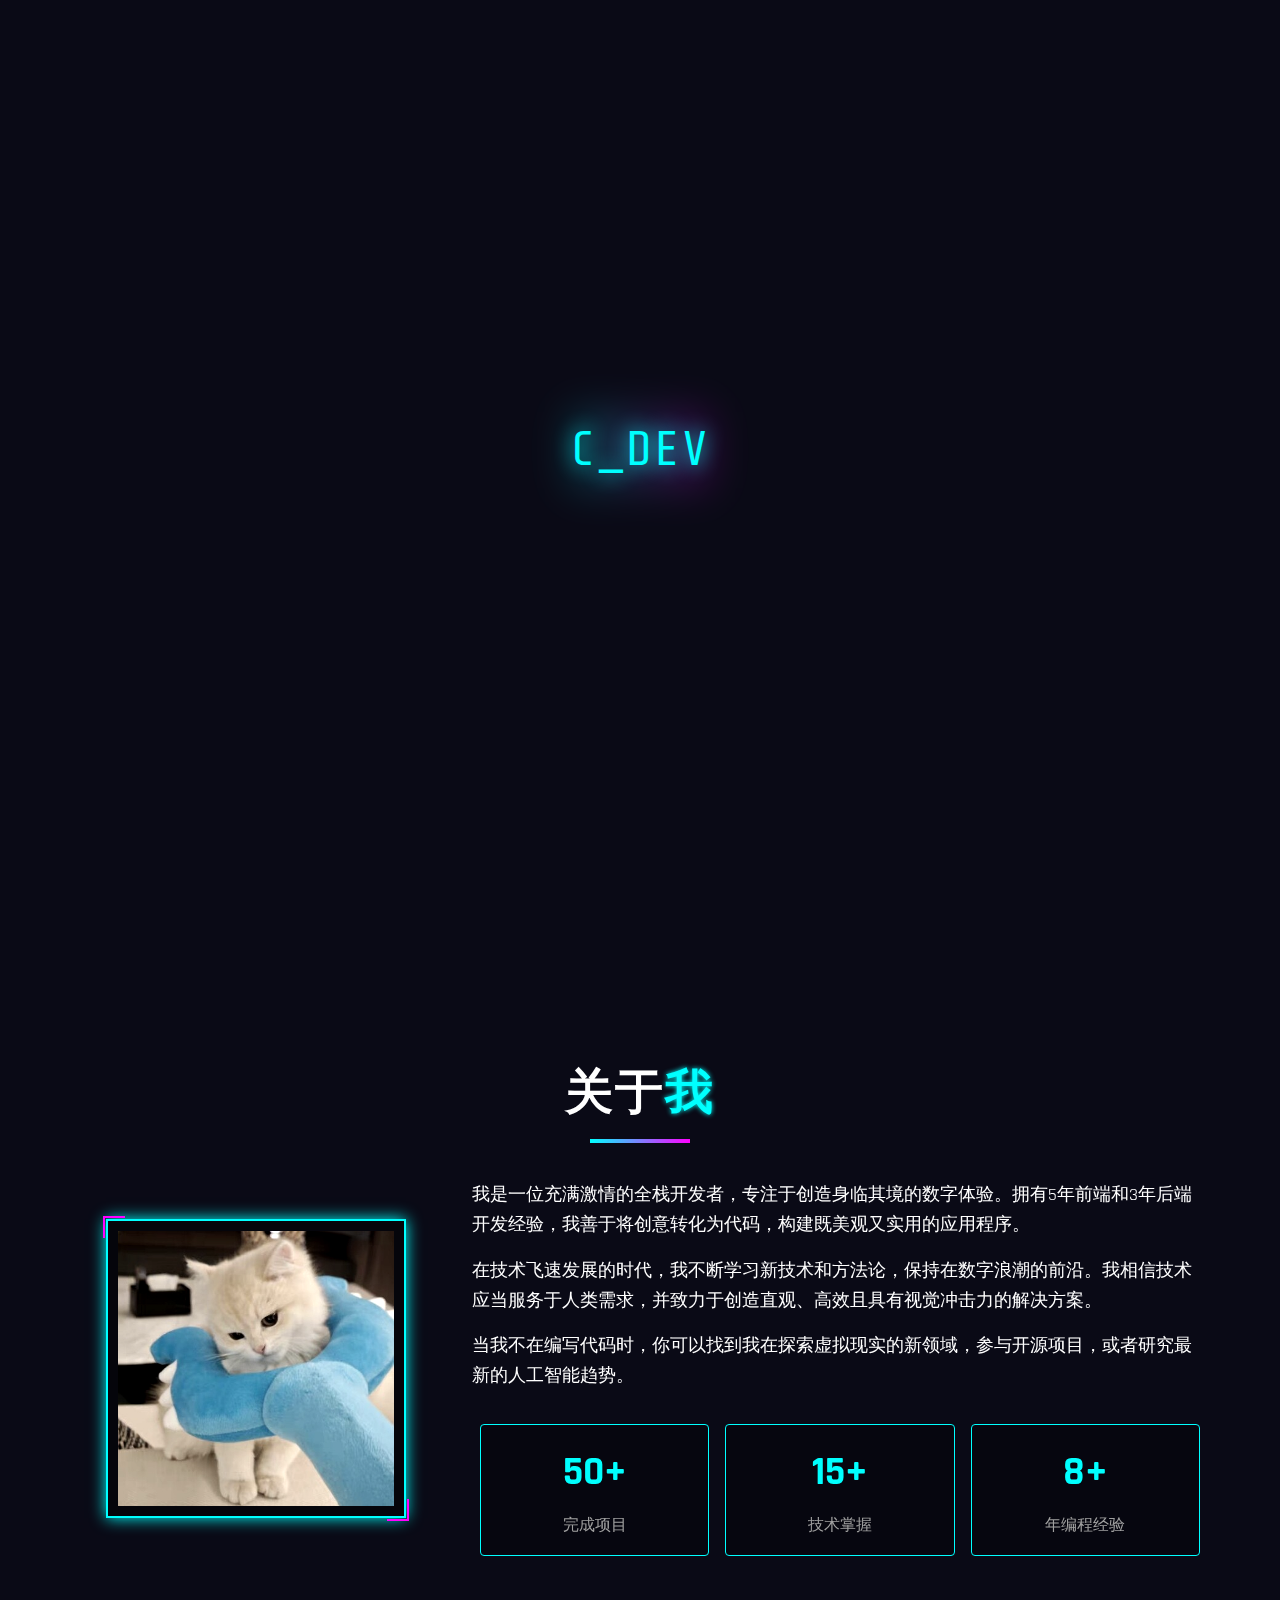
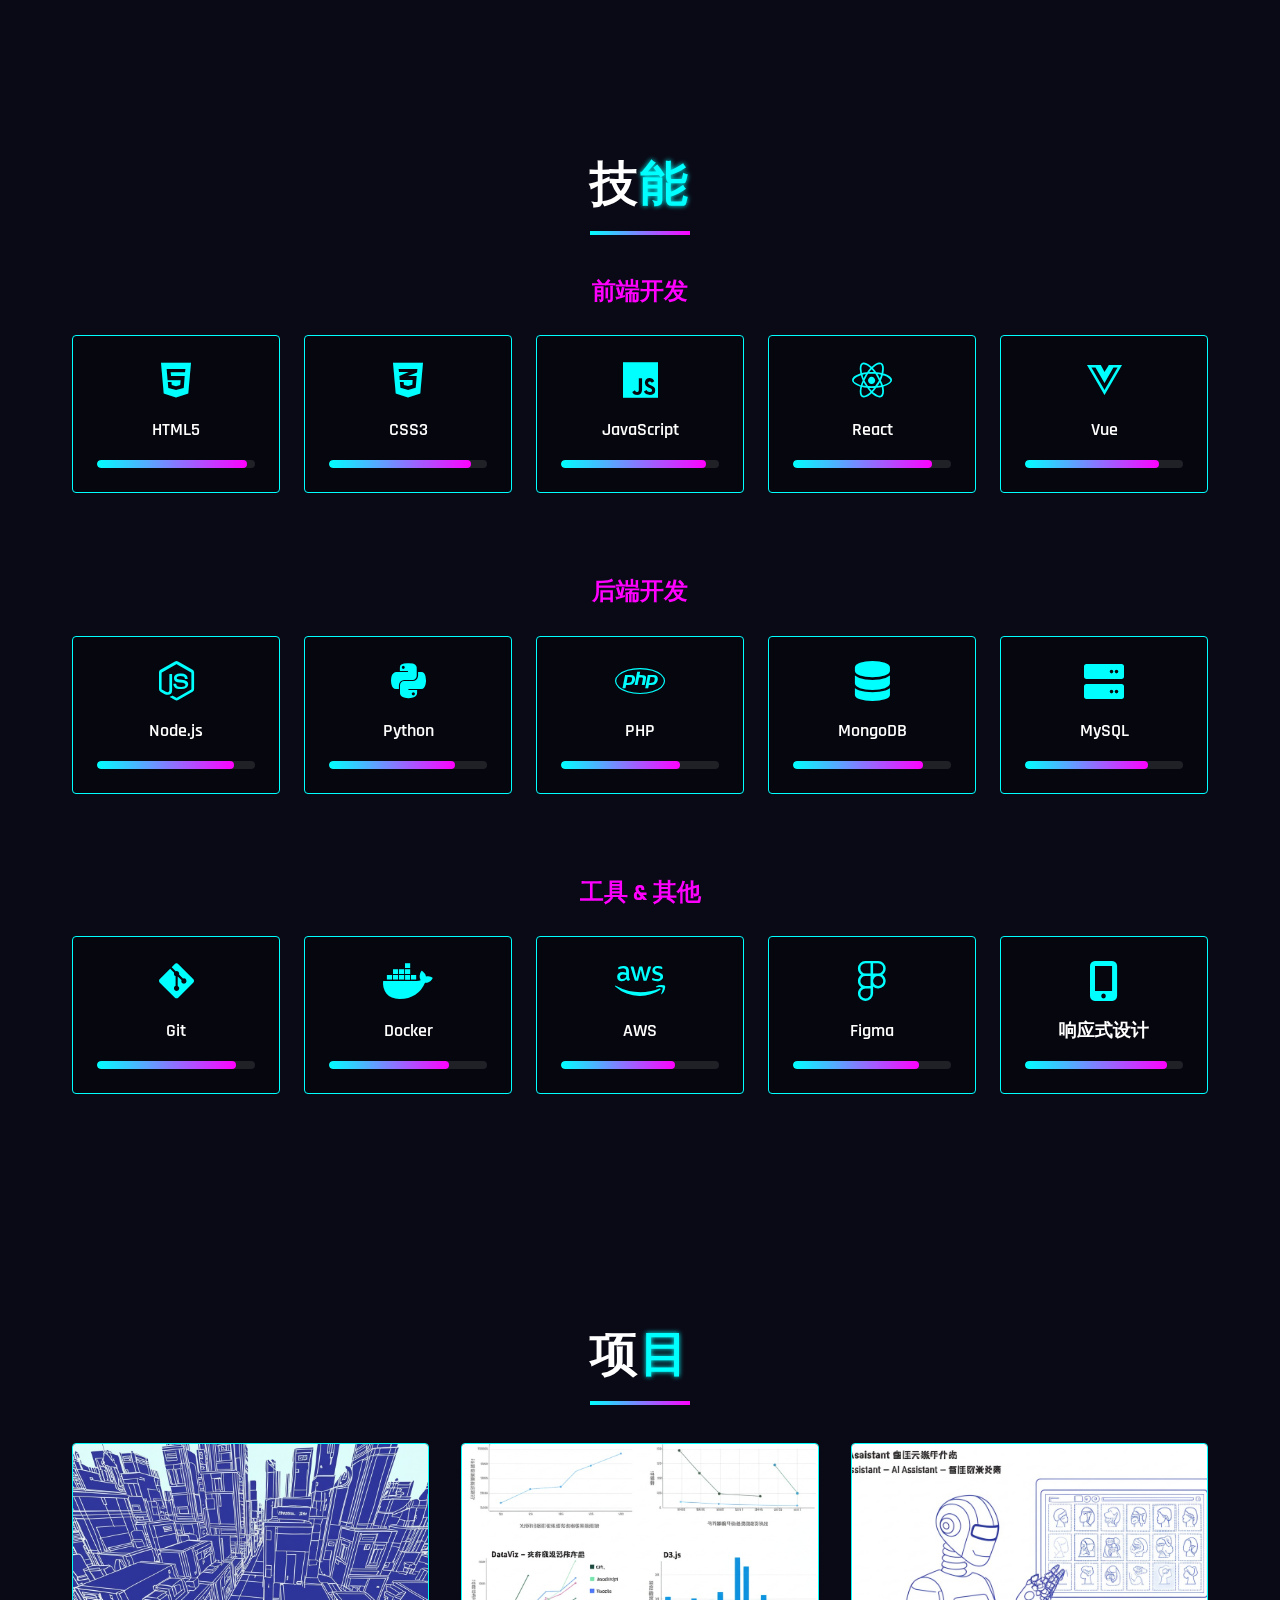
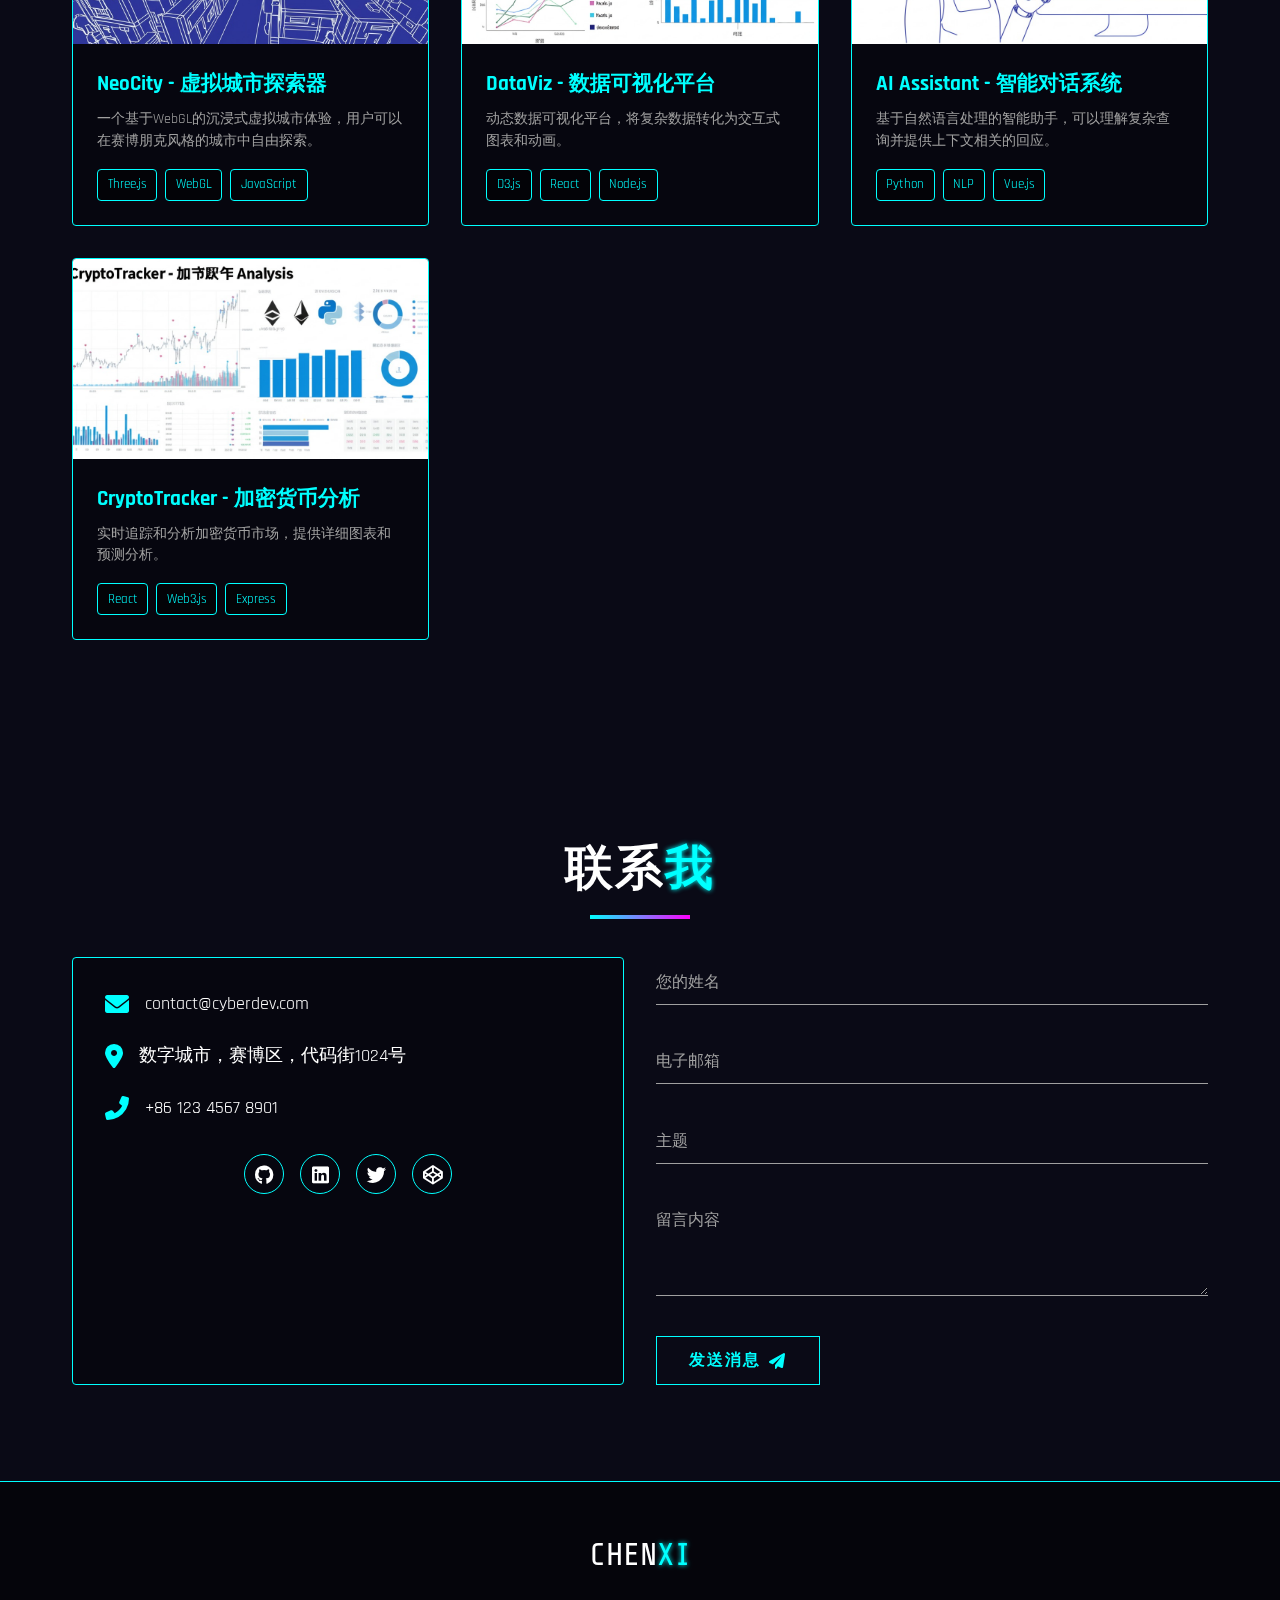
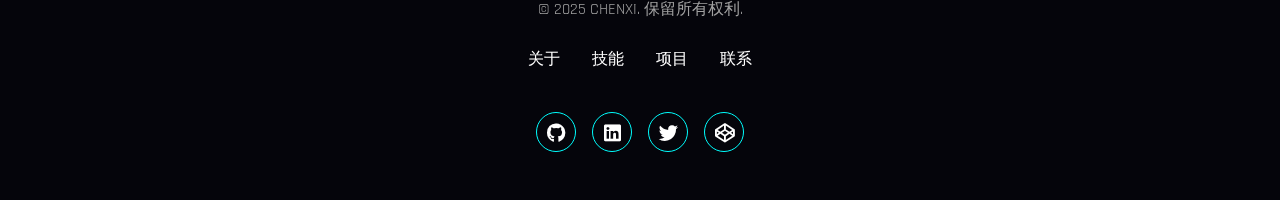
<file: blog/index.html>
<!DOCTYPE html>
<html lang="zh">
<head>
    <meta charset="UTF-8">
    <meta name="viewport" content="width=device-width, initial-scale=1.0">
    <title>CHENXI - 个人博客</title>
    <link rel="stylesheet" href="style.css">
    <link href="https://cdnjs.cloudflare.com/ajax/libs/font-awesome/6.0.0/css/all.min.css" rel="stylesheet">
</head>
<body class="cyberpunk-theme">
    <!-- 加载动画 -->
    <div class="loading-screen">
        <div class="cyber-logo">
            <span class="logo-text">C<span class="blink">_</span>DEV</span>
            <div class="glow-effect"></div>
        </div>
    </div>

    <!-- 星空背景 -->
    <canvas id="starfield"></canvas>

    <!-- 粒子跟随鼠标 -->
    <canvas id="particleCanvas"></canvas>

    <!-- 主题切换按钮 -->
    <div class="theme-toggle">
        <button id="themeButton"><i class="fas fa-adjust"></i></button>
    </div>

    <!-- 导航栏 -->
    <nav class="navbar">
        <div class="logo">CHEN<span class="highlight">XI</span></div>
        <ul class="nav-links">
            <li><a href="#about" class="nav-link">关于我</a></li>
            <li><a href="#skills" class="nav-link">技能</a></li>
            <li><a href="#projects" class="nav-link">项目</a></li>
            <li><a href="#contact" class="nav-link">联系我</a></li>
        </ul>
        <div class="burger">
            <div class="line1"></div>
            <div class="line2"></div>
            <div class="line3"></div>
        </div>
    </nav>

    <!-- 主要内容 -->
    <main>
        <!-- 英雄区块 -->
        <section class="hero">
            <div class="hero-content fade-in">
                <h1>你好，我是 <span class="glitch" data-text="chenxi">chenxi</span></h1>
                <h2>全栈开发者 & 数字创新者</h2>
                <div class="social-icons">
                    <a href="#" class="social-icon"><i class="fab fa-github"></i></a>
                    <a href="#" class="social-icon"><i class="fab fa-linkedin"></i></a>
                    <a href="#" class="social-icon"><i class="fab fa-twitter"></i></a>
                    <a href="#" class="social-icon"><i class="fab fa-codepen"></i></a>
                </div>
            </div>
        </section>

        <!-- 关于我区块 -->
        <section id="about" class="section">
            <div class="section-container">
                <h2 class="section-title">关于<span class="highlight">我</span></h2>
                <div class="about-content">
                    <div class="about-image">
                        <div class="cyber-frame">
                            <img src="images/1.png" alt="个人头像">
                        </div>
                    </div>
                    <div class="about-text">
                        <p>我是一位充满激情的全栈开发者，专注于创造身临其境的数字体验。拥有5年前端和3年后端开发经验，我善于将创意转化为代码，构建既美观又实用的应用程序。</p>
                        <p>在技术飞速发展的时代，我不断学习新技术和方法论，保持在数字浪潮的前沿。我相信技术应当服务于人类需求，并致力于创造直观、高效且具有视觉冲击力的解决方案。</p>
                        <p>当我不在编写代码时，你可以找到我在探索虚拟现实的新领域，参与开源项目，或者研究最新的人工智能趋势。</p>
                        <div class="about-stats">
                            <div class="stat">
                                <span class="stat-number">50+</span>
                                <span class="stat-label">完成项目</span>
                            </div>
                            <div class="stat">
                                <span class="stat-number">15+</span>
                                <span class="stat-label">技术掌握</span>
                            </div>
                            <div class="stat">
                                <span class="stat-number">8+</span>
                                <span class="stat-label">年编程经验</span>
                            </div>
                        </div>
                    </div>
                </div>
            </div>
        </section>

        <!-- 技能区块 -->
        <section id="skills" class="section">
            <div class="section-container">
                <h2 class="section-title">技<span class="highlight">能</span></h2>
                <div class="skills-categories">
                    <div class="skill-category">
                        <h3>前端开发</h3>
                        <div class="skills-grid">
                            <div class="skill-item" data-skill="HTML5">
                                <i class="fab fa-html5"></i>
                                <span>HTML5</span>
                                <div class="skill-bar">
                                    <div class="skill-level" style="width: 95%"></div>
                                </div>
                            </div>
                            <div class="skill-item" data-skill="CSS3">
                                <i class="fab fa-css3-alt"></i>
                                <span>CSS3</span>
                                <div class="skill-bar">
                                    <div class="skill-level" style="width: 90%"></div>
                                </div>
                            </div>
                            <div class="skill-item" data-skill="JavaScript">
                                <i class="fab fa-js"></i>
                                <span>JavaScript</span>
                                <div class="skill-bar">
                                    <div class="skill-level" style="width: 92%"></div>
                                </div>
                            </div>
                            <div class="skill-item" data-skill="React">
                                <i class="fab fa-react"></i>
                                <span>React</span>
                                <div class="skill-bar">
                                    <div class="skill-level" style="width: 88%"></div>
                                </div>
                            </div>
                            <div class="skill-item" data-skill="Vue">
                                <i class="fab fa-vuejs"></i>
                                <span>Vue</span>
                                <div class="skill-bar">
                                    <div class="skill-level" style="width: 85%"></div>
                                </div>
                            </div>
                        </div>
                    </div>
                    
                    <div class="skill-category">
                        <h3>后端开发</h3>
                        <div class="skills-grid">
                            <div class="skill-item" data-skill="Node.js">
                                <i class="fab fa-node-js"></i>
                                <span>Node.js</span>
                                <div class="skill-bar">
                                    <div class="skill-level" style="width: 87%"></div>
                                </div>
                            </div>
                            <div class="skill-item" data-skill="Python">
                                <i class="fab fa-python"></i>
                                <span>Python</span>
                                <div class="skill-bar">
                                    <div class="skill-level" style="width: 80%"></div>
                                </div>
                            </div>
                            <div class="skill-item" data-skill="PHP">
                                <i class="fab fa-php"></i>
                                <span>PHP</span>
                                <div class="skill-bar">
                                    <div class="skill-level" style="width: 75%"></div>
                                </div>
                            </div>
                            <div class="skill-item" data-skill="MongoDB">
                                <i class="fas fa-database"></i>
                                <span>MongoDB</span>
                                <div class="skill-bar">
                                    <div class="skill-level" style="width: 82%"></div>
                                </div>
                            </div>
                            <div class="skill-item" data-skill="MySQL">
                                <i class="fas fa-server"></i>
                                <span>MySQL</span>
                                <div class="skill-bar">
                                    <div class="skill-level" style="width: 78%"></div>
                                </div>
                            </div>
                        </div>
                    </div>
                    
                    <div class="skill-category">
                        <h3>工具 & 其他</h3>
                        <div class="skills-grid">
                            <div class="skill-item" data-skill="Git">
                                <i class="fab fa-git-alt"></i>
                                <span>Git</span>
                                <div class="skill-bar">
                                    <div class="skill-level" style="width: 88%"></div>
                                </div>
                            </div>
                            <div class="skill-item" data-skill="Docker">
                                <i class="fab fa-docker"></i>
                                <span>Docker</span>
                                <div class="skill-bar">
                                    <div class="skill-level" style="width: 76%"></div>
                                </div>
                            </div>
                            <div class="skill-item" data-skill="AWS">
                                <i class="fab fa-aws"></i>
                                <span>AWS</span>
                                <div class="skill-bar">
                                    <div class="skill-level" style="width: 72%"></div>
                                </div>
                            </div>
                            <div class="skill-item" data-skill="Figma">
                                <i class="fab fa-figma"></i>
                                <span>Figma</span>
                                <div class="skill-bar">
                                    <div class="skill-level" style="width: 80%"></div>
                                </div>
                            </div>
                            <div class="skill-item" data-skill="Responsive">
                                <i class="fas fa-mobile-alt"></i>
                                <span>响应式设计</span>
                                <div class="skill-bar">
                                    <div class="skill-level" style="width: 90%"></div>
                                </div>
                            </div>
                        </div>
                    </div>
                </div>
            </div>
        </section>

        <!-- 项目区块 -->
        <section id="projects" class="section">
            <div class="section-container">
                <h2 class="section-title">项<span class="highlight">目</span></h2>
                <div class="projects-grid">
                    <div class="project-card">
                        <div class="project-image">
                            <img src="images/2.jpg" alt="项目预览">
                            <div class="project-overlay">
                                <div class="project-links">
                                    <a href="http://chenxii.dpdns.org/v2/" class="project-link"><i class="fas fa-external-link-alt"></i></a>
                                    <a href="#" class="project-link"><i class="fab fa-github"></i></a>
                                </div>
                            </div>
                        </div>
                        <div class="project-info">
                            <h3 class="project-title">NeoCity - 虚拟城市探索器</h3>
                            <p class="project-desc">一个基于WebGL的沉浸式虚拟城市体验，用户可以在赛博朋克风格的城市中自由探索。</p>
                            <div class="project-tech">
                                <span class="tech-tag">Three.js</span>
                                <span class="tech-tag">WebGL</span>
                                <span class="tech-tag">JavaScript</span>
                            </div>
                        </div>
                    </div>
                    
                    <div class="project-card">
                        <div class="project-image">
                            <img src="images/3.jpeg" alt="项目预览">
                            <div class="project-overlay">
                                <div class="project-links">
                                    <a href="http://chenxii.dpdns.org/v3/" class="project-link"><i class="fas fa-external-link-alt"></i></a>
                                    <a href="#" class="project-link"><i class="fab fa-github"></i></a>
                                </div>
                            </div>
                        </div>
                        <div class="project-info">
                            <h3 class="project-title">DataViz - 数据可视化平台</h3>
                            <p class="project-desc">动态数据可视化平台，将复杂数据转化为交互式图表和动画。</p>
                            <div class="project-tech">
                                <span class="tech-tag">D3.js</span>
                                <span class="tech-tag">React</span>
                                <span class="tech-tag">Node.js</span>
                            </div>
                        </div>
                    </div>
                    
                    <div class="project-card">
                        <div class="project-image">
                            <img src="images/4.jpg" alt="项目预览">
                            <div class="project-overlay">
                                <div class="project-links">
                                    <a href="http://chenxii.dpdns.org/world" class="project-link"><i class="fas fa-external-link-alt"></i></a>
                                    <a href="#" class="project-link"><i class="fab fa-github"></i></a>
                                </div>
                            </div>
                        </div>
                        <div class="project-info">
                            <h3 class="project-title">AI Assistant - 智能对话系统</h3>
                            <p class="project-desc">基于自然语言处理的智能助手，可以理解复杂查询并提供上下文相关的回应。</p>
                            <div class="project-tech">
                                <span class="tech-tag">Python</span>
                                <span class="tech-tag">NLP</span>
                                <span class="tech-tag">Vue.js</span>
                            </div>
                        </div>
                    </div>
                    
                    <div class="project-card">
                        <div class="project-image">
                            <img src="images/5.jpg" alt="项目预览">
                            <div class="project-overlay">
                                <div class="project-links">
                                    <a href="http://chenxii.dpdns.org/xiaomiao/" class="project-link"><i class="fas fa-external-link-alt"></i></a>
                                    <a href="#" class="project-link"><i class="fab fa-github"></i></a>
                                </div>
                            </div>
                        </div>
                        <div class="project-info">
                            <h3 class="project-title">CryptoTracker - 加密货币分析</h3>
                            <p class="project-desc">实时追踪和分析加密货币市场，提供详细图表和预测分析。</p>
                            <div class="project-tech">
                                <span class="tech-tag">React</span>
                                <span class="tech-tag">Web3.js</span>
                                <span class="tech-tag">Express</span>
                            </div>
                        </div>
                    </div>
                </div>
            </div>
        </section>

        <!-- 联系区块 -->
        <section id="contact" class="section">
            <div class="section-container">
                <h2 class="section-title">联系<span class="highlight">我</span></h2>
                <div class="contact-content">
                    <div class="contact-info">
                        <div class="contact-item">
                            <i class="fas fa-envelope"></i>
                            <p>contact@cyberdev.com</p>
                        </div>
                        <div class="contact-item">
                            <i class="fas fa-map-marker-alt"></i>
                            <p>数字城市，赛博区，代码街1024号</p>
                        </div>
                        <div class="contact-item">
                            <i class="fas fa-phone-alt"></i>
                            <p>+86 123 4567 8901</p>
                        </div>
                        <div class="social-icons contact-social">
                            <a href="#" class="social-icon"><i class="fab fa-github"></i></a>
                            <a href="#" class="social-icon"><i class="fab fa-linkedin"></i></a>
                            <a href="#" class="social-icon"><i class="fab fa-twitter"></i></a>
                            <a href="#" class="social-icon"><i class="fab fa-codepen"></i></a>
                        </div>
                    </div>
                    
                    <form class="contact-form">
                        <div class="form-group">
                            <input type="text" id="name" name="name" required>
                            <label for="name">您的姓名</label>
                            <div class="form-bar"></div>
                        </div>
                        <div class="form-group">
                            <input type="email" id="email" name="email" required>
                            <label for="email">电子邮箱</label>
                            <div class="form-bar"></div>
                        </div>
                        <div class="form-group">
                            <input type="text" id="subject" name="subject" required>
                            <label for="subject">主题</label>
                            <div class="form-bar"></div>
                        </div>
                        <div class="form-group">
                            <textarea id="message" name="message" required></textarea>
                            <label for="message">留言内容</label>
                            <div class="form-bar"></div>
                        </div>
                        <button type="submit" class="cyber-button">
                            <span>发送消息</span>
                            <i class="fas fa-paper-plane"></i>
                        </button>
                    </form>
                </div>
            </div>
        </section>
    </main>

    <!-- 回到顶部按钮 -->
    <button id="backToTop" class="back-to-top">
        <i class="fas fa-chevron-up"></i>
    </button>

    <!-- 页脚 -->
    <footer class="footer">
        <div class="footer-content">
            <div class="footer-logo">CHEN<span class="highlight">XI</span></div>
            <p class="footer-copyright">&copy; 2025 CHENXI. 保留所有权利.</p>
            <div class="footer-links">
                <a href="#about">关于</a>
                <a href="#skills">技能</a>
                <a href="#projects">项目</a>
                <a href="#contact">联系</a>
            </div>
            <div class="social-icons footer-social">
                <a href="#" class="social-icon"><i class="fab fa-github"></i></a>
                <a href="#" class="social-icon"><i class="fab fa-linkedin"></i></a>
                <a href="#" class="social-icon"><i class="fab fa-twitter"></i></a>
                <a href="#" class="social-icon"><i class="fab fa-codepen"></i></a>
            </div>
        </div>
    </footer>

    <script src="script.js"></script>
</body>
</html>
</file>
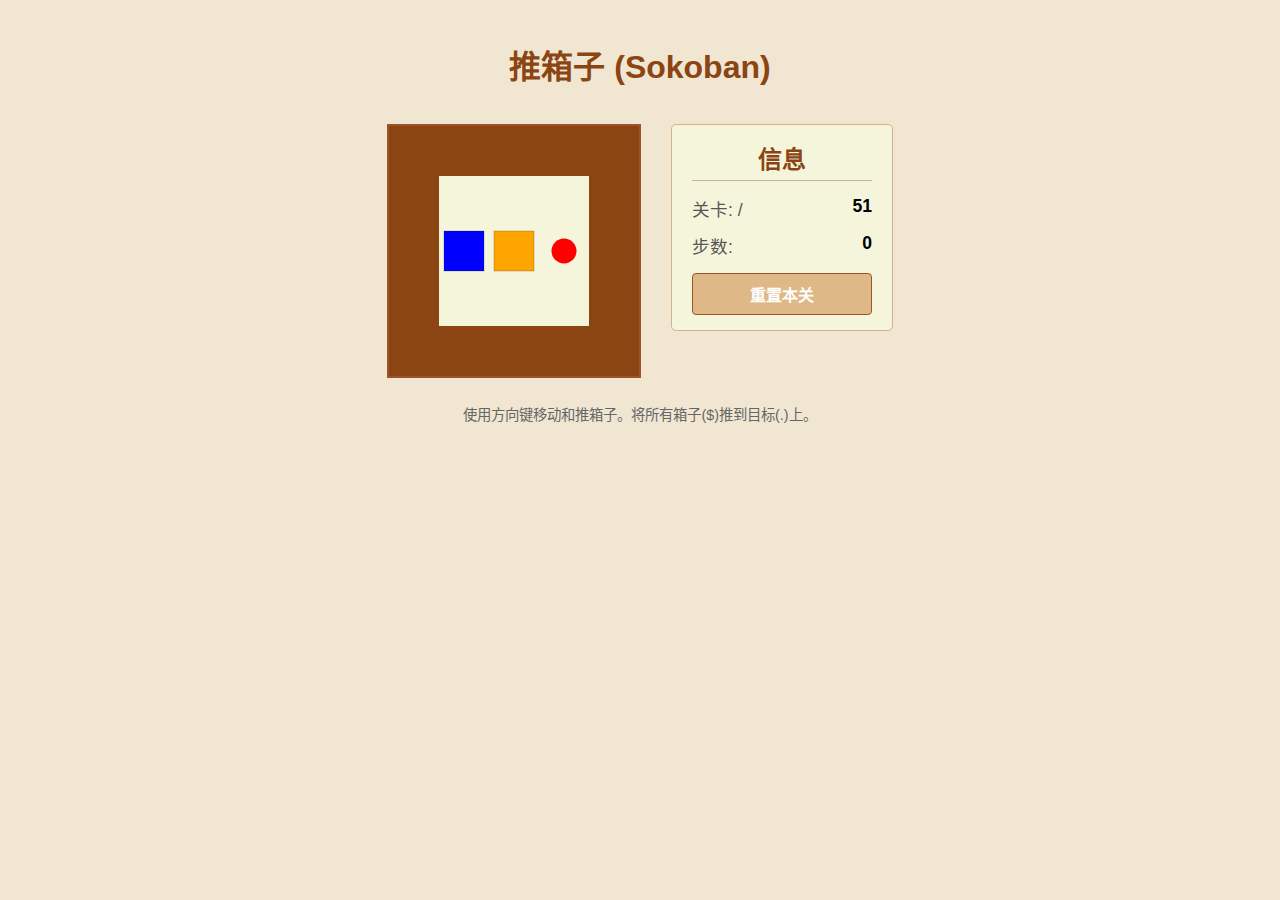
<file: game1/index.html>
<!DOCTYPE html>
<html lang="zh-CN">
<head>
    <meta charset="UTF-8">
    <meta name="viewport" content="width=device-width, initial-scale=1.0">
    <title>推箱子 (Sokoban)</title>
    <link rel="stylesheet" href="style.css">
</head>
<body>
    <h1>推箱子 (Sokoban)</h1>
    <div class="game-container">
        <div class="game-area">
            <canvas id="gameCanvas" width="500" height="500"></canvas> <!-- Adjust size as needed -->
             <div id="levelCompleteScreen" class="overlay" style="display: none;">
                <h2>关卡完成!</h2>
                <p>步数: <span id="finalMoves">0</span></p>
                <button id="nextLevelButton">下一关</button>
            </div>
             <div id="gameCompleteScreen" class="overlay" style="display: none;">
                <h2>恭喜通关!</h2>
                 <p>你完成了所有关卡!</p>
                <button id="playAgainButton">重新开始</button>
            </div>
        </div>
        <div class="game-info">
            <h2>信息</h2>
            <div>关卡: <span id="levelNumber">1</span> / <span id="totalLevels">?</span></div>
            <div>步数: <span id="moveCount">0</span></div>
            <button id="restartButton">重置本关</button>
        </div>
    </div>
    <p class="instructions">使用方向键移动和推箱子。将所有箱子($)推到目标(.)上。</p>

    <script src="levels.js"></script> <!-- Load levels first -->
    <script src="script.js"></script>
</body>
</html>
</file>
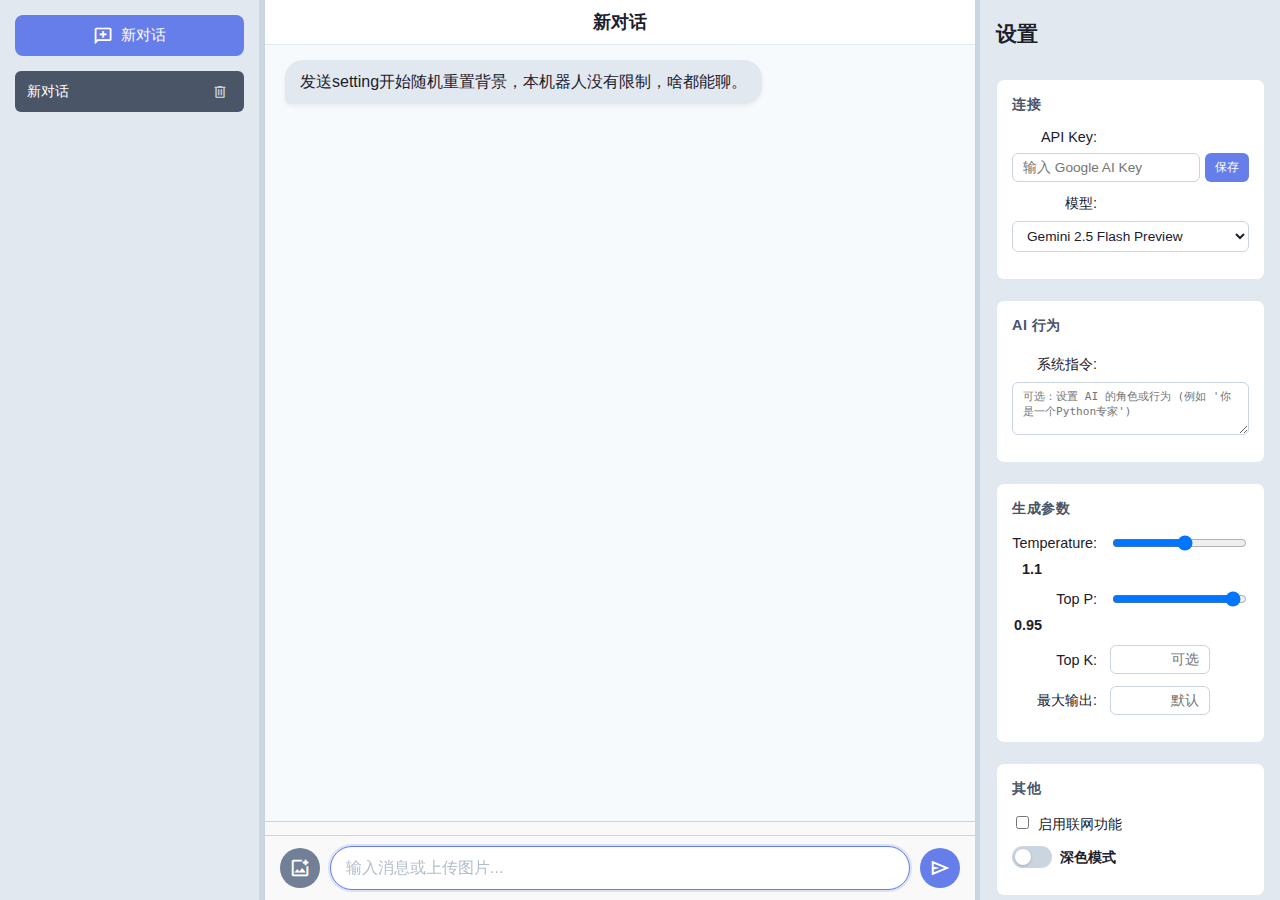
<file: normal/index.html>
<!DOCTYPE html>
<html lang="zh">
<head>
    <meta charset="UTF-8">
    <!-- Responsive viewport meta tag -->
    <meta name="viewport" content="width=device-width, initial-scale=1.0">
    <title>这是一个超级长的title~~~~~~~~~~~~很长~~~~~~~~~~~很长~~~~~~~~~~~~~~~~~~很长~~~~~~~</title>
    <!-- Google Material Symbols -->
    <link rel="stylesheet" href="https://fonts.googleapis.com/css2?family=Material+Symbols+Outlined:opsz,wght,FILL,GRAD@20..48,100..700,0..1,-50..200" />
    <link rel="stylesheet" href="style.css">
</head>
<body>
    <!-- Main application wrapper for 3-column flex layout -->
    <div class="app-wrapper">

        <!-- === Left Sidebar (Chat History) === -->
        <div class="sidebar history-sidebar" id="history-sidebar">
            <button id="new-chat-button" class="sidebar-button" title="开始新对话">
                <span class="material-symbols-outlined">add_comment</span> 新对话
            </button>
            <ul id="chat-list">
                <!-- Chat history items populated by JS -->
            </ul>
        </div>

        <!-- === Resizer Handle (Left/Center) === -->
        <div class="resizer" id="resizer-left"></div>

        <!-- === Center Content (Chat Log & Input) === -->
        <div class="center-content" id="center-content">
            <header class="chat-header">
                 <!-- Sidebar Toggle Buttons for Mobile -->
                 <button id="toggle-history-button" class="header-icon-button" title="聊天记录">
                     <span class="material-symbols-outlined">history</span>
                 </button>

                 <h1 id="chat-header-title">AI 对话</h1>

                 <button id="toggle-settings-button" class="header-icon-button" title="设置">
                     <span class="material-symbols-outlined">settings</span>
                 </button>
            </header>
            <div class="chat-log" id="chat-log">
                 <!-- Messages populated by JS -->
            </div>
            <div class="image-preview-area" id="image-preview-area">
                 <!-- Image previews populated by JS -->
            </div>
            <div class="chat-input-area">
                 <button id="upload-button" class="icon-button" title="上传图片">
                     <span class="material-symbols-outlined">add_photo_alternate</span>
                 </button>
                 <input type="file" id="image-upload-input" accept="image/*" multiple style="display: none;">
                 <input type="text" id="user-input" placeholder="输入消息或上传图片...">
                 <button id="send-button" class="icon-button" title="发送消息">
                     <span class="material-symbols-outlined">send</span>
                 </button>
            </div>
        </div> <!-- End center-content -->

        <!-- === Resizer Handle (Center/Right) === -->
        <div class="resizer" id="resizer-right"></div>

        <!-- === Right Sidebar (Settings & Auto-Send) === -->
        <div class="sidebar settings-sidebar" id="settings-sidebar">
            <h2>设置</h2>

            <!-- API Key & Model Section -->
            <div class="setting-group">
                 <h3>连接</h3>
                 <div class="setting-item api-key-setting">
                     <label for="api-key-input">API Key:</label>
                     <div class="api-key-input-wrapper">
                         <input type="password" id="api-key-input" placeholder="输入 Google AI Key">
                         <button id="save-key-button" title="保存密钥 (浏览器本地存储)">保存</button>
                     </div>
                 </div>
                 <div class="setting-item">
                    <label for="model-selector">模型:</label>
                    <select id="model-selector" title="选择要使用的 AI 模型"></select>
                 </div>
            </div>

            <!-- System Prompt Section -->
             <div class="setting-group">
                 <h3>AI 行为</h3>
                <div class="setting-item system-instruction-setting">
                    <label for="system-instruction-input">系统指令:</label>
                    <textarea id="system-instruction-input" rows="3" placeholder="可选：设置 AI 的角色或行为 (例如 '你是一个Python专家')" title="设置 AI 的整体行为或角色"></textarea>
                </div>
            </div>

            <!-- Generation Parameters Section -->
            <div class="setting-group">
                 <h3>生成参数</h3>
                 <div class="setting-item temperature-setting">
                    <label for="temperature-slider">Temperature:</label>
                    <input type="range" id="temperature-slider" min="0" max="2" step="0.1" value="1.0" title="调整模型创造性 (0=更固定, 2=更随机)">
                     <span id="temperature-value">1.0</span>
                 </div>
                 <div class="setting-item topp-setting">
                     <label for="topp-slider">Top P:</label>
                     <input type="range" id="topp-slider" min="0" max="1" step="0.05" value="1.0" title="累积概率抽样 (通常代替 Temperature 使用)">
                     <span id="topp-value">1.0</span>
                 </div>
                 <div class="setting-item topk-setting">
                     <label for="topk-input">Top K:</label>
                     <input type="number" id="topk-input" min="0" step="1" placeholder="可选" title="仅考虑 K 个最可能词元 (0 或空表示不使用)">
                 </div>
                 <div class="setting-item max-tokens-setting">
                     <label for="max-tokens-input">最大输出:</label>
                     <input type="number" id="max-tokens-input" min="1" step="1" placeholder="默认" title="限制回复的最大令牌数">
                 </div>
            </div>

             <!-- Other Settings Section -->
            <div class="setting-group">
                <h3>其他</h3>
                 <div class="setting-item grounding-setting">
                     <label for="search-toggle" title="允许模型访问Google搜索">
                         <input type="checkbox" id="search-toggle">
                         启用联网功能
                     </label>
                 </div>
                 <div class="setting-item dark-mode-setting">
                     <label for="dark-mode-toggle" class="toggle-switch-label">
                         <input type="checkbox" id="dark-mode-toggle" class="toggle-switch-checkbox">
                         <span class="toggle-switch-slider"></span>
                     </label>
                     <span>深色模式</span>
                 </div>
            </div>

            <!-- Auto-Send Section -->
            <div class="setting-group auto-send-group">
                <h3>快捷发送</h3>
                <div class="setting-item auto-send-text-setting">
                    <label for="auto-send-input">发送内容:</label>
                    <textarea id="auto-send-input" rows="2" placeholder="输入要自动发送的文本"></textarea>
                </div>
                <div class="setting-item auto-send-controls">
                    <label for="auto-send-interval">间隔 (秒):</label>
                    <input type="number" id="auto-send-interval" min="1" step="1" value="10">
                    <button id="auto-send-button">开始发送</button>
                </div>
            </div>

        </div> <!-- End settings-sidebar -->

    </div> <!-- End app-wrapper -->

    <script src="script.js"></script>
</body>
</html>
</file>
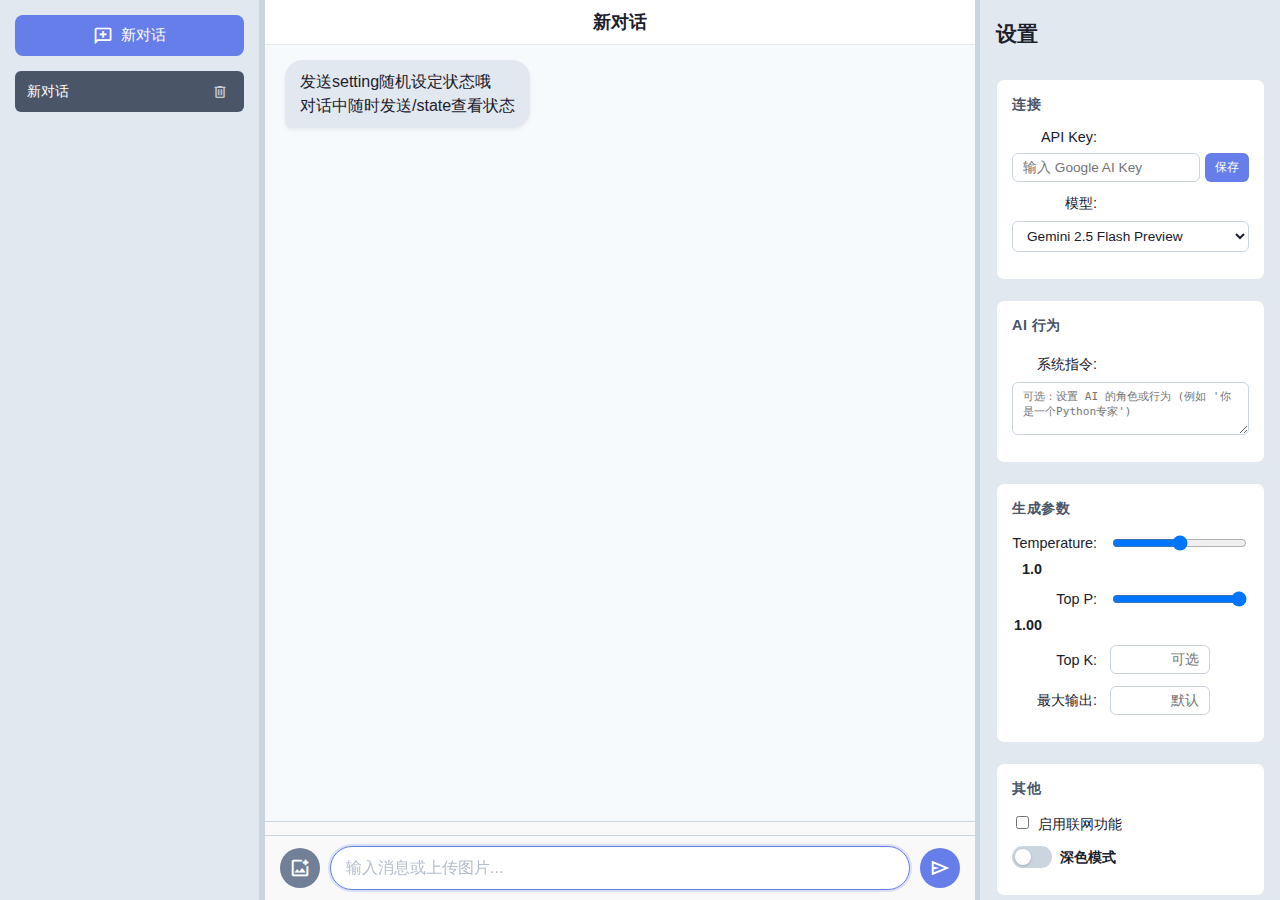
<file: plus/index.html>
<!DOCTYPE html>
<html lang="zh">
<head>
    <meta charset="UTF-8">
    <!-- Responsive viewport meta tag -->
    <meta name="viewport" content="width=device-width, initial-scale=1.0">
    <title>小喵专属vip机器人</title>
    <!-- Google Material Symbols -->
    <link rel="stylesheet" href="https://fonts.googleapis.com/css2?family=Material+Symbols+Outlined:opsz,wght,FILL,GRAD@20..48,100..700,0..1,-50..200" />
    <link rel="stylesheet" href="style.css">
</head>
<body>
    <!-- Main application wrapper for 3-column flex layout -->
    <div class="app-wrapper">

        <!-- === Left Sidebar (Chat History) === -->
        <div class="sidebar history-sidebar" id="history-sidebar">
            <button id="new-chat-button" class="sidebar-button" title="开始新对话">
                <span class="material-symbols-outlined">add_comment</span> 新对话
            </button>
            <ul id="chat-list">
                <!-- Chat history items populated by JS -->
            </ul>
        </div>

        <!-- === Resizer Handle (Left/Center) === -->
        <div class="resizer" id="resizer-left"></div>

        <!-- === Center Content (Chat Log & Input) === -->
        <div class="center-content" id="center-content">
            <header class="chat-header">
                 <!-- Sidebar Toggle Buttons for Mobile -->
                 <button id="toggle-history-button" class="header-icon-button" title="聊天记录">
                     <span class="material-symbols-outlined">history</span>
                 </button>

                 <h1 id="chat-header-title">AI 对话</h1>

                 <button id="toggle-settings-button" class="header-icon-button" title="设置">
                     <span class="material-symbols-outlined">settings</span>
                 </button>
            </header>
            <div class="chat-log" id="chat-log">
                 <!-- Messages populated by JS -->
            </div>
            <div class="image-preview-area" id="image-preview-area">
                 <!-- Image previews populated by JS -->
            </div>
            <div class="chat-input-area">
                 <button id="upload-button" class="icon-button" title="上传图片">
                     <span class="material-symbols-outlined">add_photo_alternate</span>
                 </button>
                 <input type="file" id="image-upload-input" accept="image/*" multiple style="display: none;">
                 <input type="text" id="user-input" placeholder="输入消息或上传图片...">
                 <button id="send-button" class="icon-button" title="发送消息">
                     <span class="material-symbols-outlined">send</span>
                 </button>
            </div>
        </div> <!-- End center-content -->

        <!-- === Resizer Handle (Center/Right) === -->
        <div class="resizer" id="resizer-right"></div>

        <!-- === Right Sidebar (Settings & Auto-Send) === -->
        <div class="sidebar settings-sidebar" id="settings-sidebar">
            <h2>设置</h2>

            <!-- API Key & Model Section -->
            <div class="setting-group">
                 <h3>连接</h3>
                 <div class="setting-item api-key-setting">
                     <label for="api-key-input">API Key:</label>
                     <div class="api-key-input-wrapper">
                         <input type="password" id="api-key-input" placeholder="输入 Google AI Key">
                         <button id="save-key-button" title="保存密钥 (浏览器本地存储)">保存</button>
                     </div>
                 </div>
                 <div class="setting-item">
                    <label for="model-selector">模型:</label>
                    <select id="model-selector" title="选择要使用的 AI 模型"></select>
                 </div>
            </div>

            <!-- System Prompt Section -->
             <div class="setting-group">
                 <h3>AI 行为</h3>
                <div class="setting-item system-instruction-setting">
                    <label for="system-instruction-input">系统指令:</label>
                    <textarea id="system-instruction-input" rows="3" placeholder="可选：设置 AI 的角色或行为 (例如 '你是一个Python专家')" title="设置 AI 的整体行为或角色"></textarea>
                </div>
            </div>

            <!-- Generation Parameters Section -->
            <div class="setting-group">
                 <h3>生成参数</h3>
                 <div class="setting-item temperature-setting">
                    <label for="temperature-slider">Temperature:</label>
                    <input type="range" id="temperature-slider" min="0" max="2" step="0.1" value="1.0" title="调整模型创造性 (0=更固定, 2=更随机)">
                     <span id="temperature-value">1.0</span>
                 </div>
                 <div class="setting-item topp-setting">
                     <label for="topp-slider">Top P:</label>
                     <input type="range" id="topp-slider" min="0" max="1" step="0.05" value="1.0" title="累积概率抽样 (通常代替 Temperature 使用)">
                     <span id="topp-value">1.0</span>
                 </div>
                 <div class="setting-item topk-setting">
                     <label for="topk-input">Top K:</label>
                     <input type="number" id="topk-input" min="0" step="1" placeholder="可选" title="仅考虑 K 个最可能词元 (0 或空表示不使用)">
                 </div>
                 <div class="setting-item max-tokens-setting">
                     <label for="max-tokens-input">最大输出:</label>
                     <input type="number" id="max-tokens-input" min="1" step="1" placeholder="默认" title="限制回复的最大令牌数">
                 </div>
            </div>

             <!-- Other Settings Section -->
            <div class="setting-group">
                <h3>其他</h3>
                 <div class="setting-item grounding-setting">
                     <label for="search-toggle" title="允许模型访问Google搜索">
                         <input type="checkbox" id="search-toggle">
                         启用联网功能
                     </label>
                 </div>
                 <div class="setting-item dark-mode-setting">
                     <label for="dark-mode-toggle" class="toggle-switch-label">
                         <input type="checkbox" id="dark-mode-toggle" class="toggle-switch-checkbox">
                         <span class="toggle-switch-slider"></span>
                     </label>
                     <span>深色模式</span>
                 </div>
            </div>

            <!-- Auto-Send Section -->
            <div class="setting-group auto-send-group">
                <h3>快捷发送</h3>
                <div class="setting-item auto-send-text-setting">
                    <label for="auto-send-input">发送内容:</label>
                    <textarea id="auto-send-input" rows="2" placeholder="输入要自动发送的文本"></textarea>
                </div>
                <div class="setting-item auto-send-controls">
                    <label for="auto-send-interval">间隔 (秒):</label>
                    <input type="number" id="auto-send-interval" min="1" step="1" value="10">
                    <button id="auto-send-button">开始发送</button>
                </div>
            </div>

        </div> <!-- End settings-sidebar -->

    </div> <!-- End app-wrapper -->

    <script src="script.js"></script>
</body>
</html>
</file>
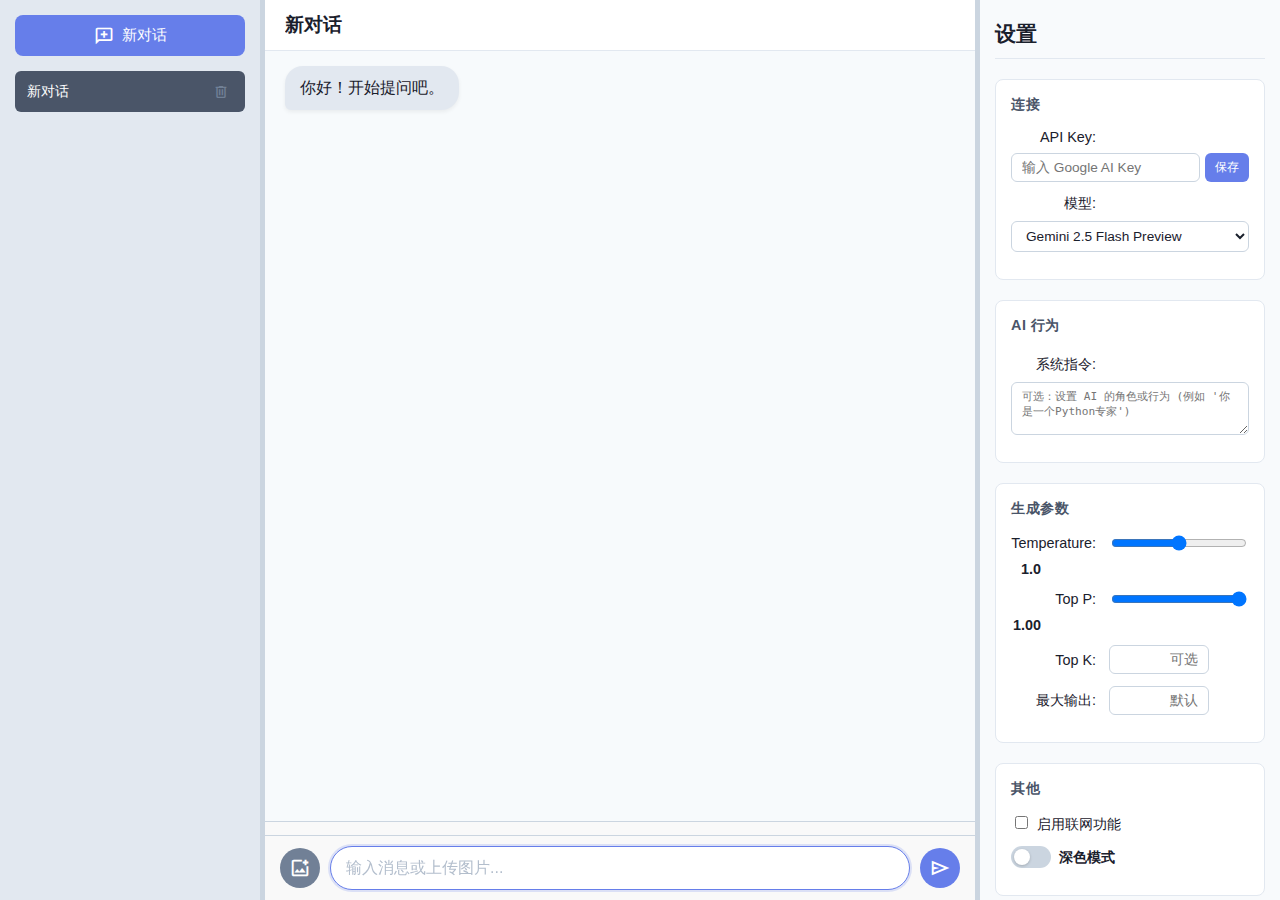
<file: v2/index.html>
<!DOCTYPE html>
<html lang="zh">
<head>
    <meta charset="UTF-8">
    <meta name="viewport" content="width=device-width, initial-scale=1.0">
    <title>AI 对话界面 (可调布局)</title>
    <!-- Google Material Symbols -->
    <link rel="stylesheet" href="https://fonts.googleapis.com/css2?family=Material+Symbols+Outlined:opsz,wght,FILL,GRAD@20..48,100..700,0..1,-50..200" />
    <link rel="stylesheet" href="style.css">
</head>
<body>
    <!-- Main application wrapper for 3-column flex layout -->
    <div class="app-wrapper">

        <!-- === Left Sidebar (Chat History) === -->
        <div class="sidebar history-sidebar" id="history-sidebar">
            <button id="new-chat-button" class="sidebar-button" title="开始新对话">
                <span class="material-symbols-outlined">add_comment</span> 新对话
            </button>
            <ul id="chat-list">
                <!-- Chat history items will be populated here -->
            </ul>
        </div>

        <!-- === Resizer Handle (Left/Center) === -->
        <div class="resizer" id="resizer-left"></div>

        <!-- === Center Content (Chat Log & Input) === -->
        <div class="center-content" id="center-content">
            <header class="chat-header"> <!-- Minimal header for title -->
                 <h1 id="chat-header-title">AI 对话</h1>
            </header>
            <div class="chat-log" id="chat-log">
                <!-- Messages for the CURRENT chat will appear here -->
                 <!-- Initial message will be added dynamically by JS -->
            </div>
            <!-- Image Preview Area (Moved below log, above input) -->
             <div class="image-preview-area" id="image-preview-area">
                 <!-- Uploaded image thumbnails appear here -->
             </div>
             <!-- Main Input Area -->
            <div class="chat-input-area">
                 <button id="upload-button" class="icon-button" title="上传图片">
                     <span class="material-symbols-outlined">add_photo_alternate</span>
                 </button>
                 <input type="file" id="image-upload-input" accept="image/*" multiple style="display: none;">
                 <input type="text" id="user-input" placeholder="输入消息或上传图片...">
                 <button id="send-button" class="icon-button" title="发送消息">
                     <span class="material-symbols-outlined">send</span>
                 </button>
            </div>
        </div> <!-- End center-content -->

        <!-- === Resizer Handle (Center/Right) === -->
        <div class="resizer" id="resizer-right"></div>

        <!-- === Right Sidebar (Settings & Auto-Send) === -->
        <div class="sidebar settings-sidebar" id="settings-sidebar">
            <h2>设置</h2>

            <!-- API Key & Model Section -->
            <div class="setting-group">
                 <h3>连接</h3>
                 <div class="setting-item api-key-setting">
                     <label for="api-key-input">API Key:</label>
                     <div class="api-key-input-wrapper">
                         <input type="password" id="api-key-input" placeholder="输入 Google AI Key">
                         <button id="save-key-button" title="保存密钥 (浏览器本地存储)">保存</button>
                     </div>
                 </div>
                 <div class="setting-item">
                    <label for="model-selector">模型:</label>
                    <select id="model-selector" title="选择要使用的 AI 模型"></select>
                 </div>
            </div>

            <!-- System Prompt Section -->
             <div class="setting-group">
                 <h3>AI 行为</h3>
                <div class="setting-item system-instruction-setting">
                    <label for="system-instruction-input">系统指令:</label>
                    <textarea id="system-instruction-input" rows="3" placeholder="可选：设置 AI 的角色或行为 (例如 '你是一个Python专家')" title="设置 AI 的整体行为或角色"></textarea>
                </div>
            </div>

            <!-- Generation Parameters Section -->
            <div class="setting-group">
                 <h3>生成参数</h3>
                 <div class="setting-item temperature-setting">
                    <label for="temperature-slider">Temperature:</label>
                    <input type="range" id="temperature-slider" min="0" max="2" step="0.1" value="1.0" title="调整模型创造性 (0=更固定, 2=更随机)">
                     <span id="temperature-value">1.0</span>
                 </div>
                 <div class="setting-item topp-setting">
                     <label for="topp-slider">Top P:</label>
                     <input type="range" id="topp-slider" min="0" max="1" step="0.05" value="1.0" title="累积概率抽样 (通常代替 Temperature 使用)">
                     <span id="topp-value">1.0</span>
                 </div>
                 <div class="setting-item topk-setting">
                     <label for="topk-input">Top K:</label>
                     <input type="number" id="topk-input" min="0" step="1" placeholder="可选" title="仅考虑 K 个最可能词元 (0 或空表示不使用)">
                 </div>
                 <div class="setting-item max-tokens-setting">
                     <label for="max-tokens-input">最大输出:</label>
                     <input type="number" id="max-tokens-input" min="1" step="1" placeholder="默认" title="限制回复的最大令牌数">
                 </div>
            </div>

             <!-- Other Settings Section -->
            <div class="setting-group">
                <h3>其他</h3>
                 <div class="setting-item grounding-setting">
                     <label for="search-toggle" title="允许模型访问Google搜索">
                         <input type="checkbox" id="search-toggle">
                         启用联网功能
                     </label>
                 </div>
                 <div class="setting-item dark-mode-setting">
                     <label for="dark-mode-toggle" class="toggle-switch-label">
                         <input type="checkbox" id="dark-mode-toggle" class="toggle-switch-checkbox">
                         <span class="toggle-switch-slider"></span>
                     </label>
                     <span>深色模式</span>
                 </div>
            </div>

            <!-- Auto-Send Section -->
            <div class="setting-group auto-send-group">
                <h3>快捷发送</h3>
                <div class="setting-item auto-send-text-setting">
                    <label for="auto-send-input">发送内容:</label>
                    <textarea id="auto-send-input" rows="2" placeholder="输入要自动发送的文本"></textarea>
                </div>
                <div class="setting-item auto-send-controls">
                    <label for="auto-send-interval">间隔 (秒):</label>
                    <input type="number" id="auto-send-interval" min="1" step="1" value="10">
                    <button id="auto-send-button">开始发送</button>
                </div>
            </div>

        </div> <!-- End settings-sidebar -->

    </div> <!-- End app-wrapper -->

    <script src="script.js"></script>
</body>
</html>
</file>
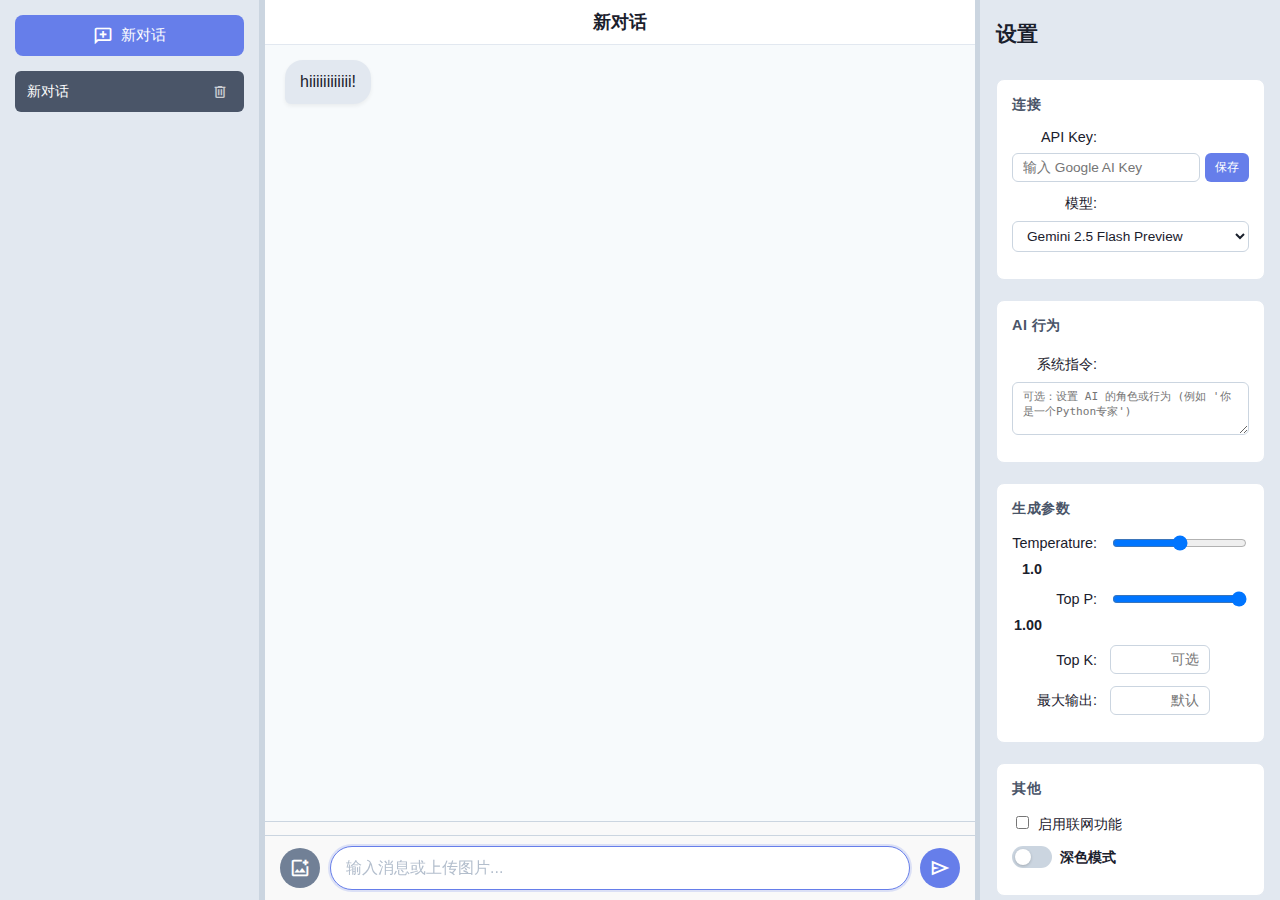
<file: v3/index.html>
<!DOCTYPE html>
<html lang="zh">
<head>
    <meta charset="UTF-8">
    <!-- Responsive viewport meta tag -->
    <meta name="viewport" content="width=device-width, initial-scale=1.0">
    <title>AI 对话界面 (响应式)</title>
    <!-- Google Material Symbols -->
    <link rel="stylesheet" href="https://fonts.googleapis.com/css2?family=Material+Symbols+Outlined:opsz,wght,FILL,GRAD@20..48,100..700,0..1,-50..200" />
    <link rel="stylesheet" href="style.css">
</head>
<body>
    <!-- Main application wrapper for 3-column flex layout -->
    <div class="app-wrapper">

        <!-- === Left Sidebar (Chat History) === -->
        <div class="sidebar history-sidebar" id="history-sidebar">
            <button id="new-chat-button" class="sidebar-button" title="开始新对话">
                <span class="material-symbols-outlined">add_comment</span> 新对话
            </button>
            <ul id="chat-list">
                <!-- Chat history items populated by JS -->
            </ul>
        </div>

        <!-- === Resizer Handle (Left/Center) === -->
        <div class="resizer" id="resizer-left"></div>

        <!-- === Center Content (Chat Log & Input) === -->
        <div class="center-content" id="center-content">
            <header class="chat-header">
                 <!-- Sidebar Toggle Buttons for Mobile -->
                 <button id="toggle-history-button" class="header-icon-button" title="聊天记录">
                     <span class="material-symbols-outlined">history</span>
                 </button>

                 <h1 id="chat-header-title">AI 对话</h1>

                 <button id="toggle-settings-button" class="header-icon-button" title="设置">
                     <span class="material-symbols-outlined">settings</span>
                 </button>
            </header>
            <div class="chat-log" id="chat-log">
                 <!-- Messages populated by JS -->
            </div>
            <div class="image-preview-area" id="image-preview-area">
                 <!-- Image previews populated by JS -->
            </div>
            <div class="chat-input-area">
                 <button id="upload-button" class="icon-button" title="上传图片">
                     <span class="material-symbols-outlined">add_photo_alternate</span>
                 </button>
                 <input type="file" id="image-upload-input" accept="image/*" multiple style="display: none;">
                 <input type="text" id="user-input" placeholder="输入消息或上传图片...">
                 <button id="send-button" class="icon-button" title="发送消息">
                     <span class="material-symbols-outlined">send</span>
                 </button>
            </div>
        </div> <!-- End center-content -->

        <!-- === Resizer Handle (Center/Right) === -->
        <div class="resizer" id="resizer-right"></div>

        <!-- === Right Sidebar (Settings & Auto-Send) === -->
        <div class="sidebar settings-sidebar" id="settings-sidebar">
            <h2>设置</h2>

            <!-- API Key & Model Section -->
            <div class="setting-group">
                 <h3>连接</h3>
                 <div class="setting-item api-key-setting">
                     <label for="api-key-input">API Key:</label>
                     <div class="api-key-input-wrapper">
                         <input type="password" id="api-key-input" placeholder="输入 Google AI Key">
                         <button id="save-key-button" title="保存密钥 (浏览器本地存储)">保存</button>
                     </div>
                 </div>
                 <div class="setting-item">
                    <label for="model-selector">模型:</label>
                    <select id="model-selector" title="选择要使用的 AI 模型"></select>
                 </div>
            </div>

            <!-- System Prompt Section -->
             <div class="setting-group">
                 <h3>AI 行为</h3>
                <div class="setting-item system-instruction-setting">
                    <label for="system-instruction-input">系统指令:</label>
                    <textarea id="system-instruction-input" rows="3" placeholder="可选：设置 AI 的角色或行为 (例如 '你是一个Python专家')" title="设置 AI 的整体行为或角色"></textarea>
                </div>
            </div>

            <!-- Generation Parameters Section -->
            <div class="setting-group">
                 <h3>生成参数</h3>
                 <div class="setting-item temperature-setting">
                    <label for="temperature-slider">Temperature:</label>
                    <input type="range" id="temperature-slider" min="0" max="2" step="0.1" value="1.0" title="调整模型创造性 (0=更固定, 2=更随机)">
                     <span id="temperature-value">1.0</span>
                 </div>
                 <div class="setting-item topp-setting">
                     <label for="topp-slider">Top P:</label>
                     <input type="range" id="topp-slider" min="0" max="1" step="0.05" value="1.0" title="累积概率抽样 (通常代替 Temperature 使用)">
                     <span id="topp-value">1.0</span>
                 </div>
                 <div class="setting-item topk-setting">
                     <label for="topk-input">Top K:</label>
                     <input type="number" id="topk-input" min="0" step="1" placeholder="可选" title="仅考虑 K 个最可能词元 (0 或空表示不使用)">
                 </div>
                 <div class="setting-item max-tokens-setting">
                     <label for="max-tokens-input">最大输出:</label>
                     <input type="number" id="max-tokens-input" min="1" step="1" placeholder="默认" title="限制回复的最大令牌数">
                 </div>
            </div>

             <!-- Other Settings Section -->
            <div class="setting-group">
                <h3>其他</h3>
                 <div class="setting-item grounding-setting">
                     <label for="search-toggle" title="允许模型访问Google搜索">
                         <input type="checkbox" id="search-toggle">
                         启用联网功能
                     </label>
                 </div>
                 <div class="setting-item dark-mode-setting">
                     <label for="dark-mode-toggle" class="toggle-switch-label">
                         <input type="checkbox" id="dark-mode-toggle" class="toggle-switch-checkbox">
                         <span class="toggle-switch-slider"></span>
                     </label>
                     <span>深色模式</span>
                 </div>
            </div>

            <!-- Auto-Send Section -->
            <div class="setting-group auto-send-group">
                <h3>快捷发送</h3>
                <div class="setting-item auto-send-text-setting">
                    <label for="auto-send-input">发送内容:</label>
                    <textarea id="auto-send-input" rows="2" placeholder="输入要自动发送的文本"></textarea>
                </div>
                <div class="setting-item auto-send-controls">
                    <label for="auto-send-interval">间隔 (秒):</label>
                    <input type="number" id="auto-send-interval" min="1" step="1" value="10">
                    <button id="auto-send-button">开始发送</button>
                </div>
            </div>

        </div> <!-- End settings-sidebar -->

    </div> <!-- End app-wrapper -->

    <script src="script.js"></script>
</body>
</html>
</file>
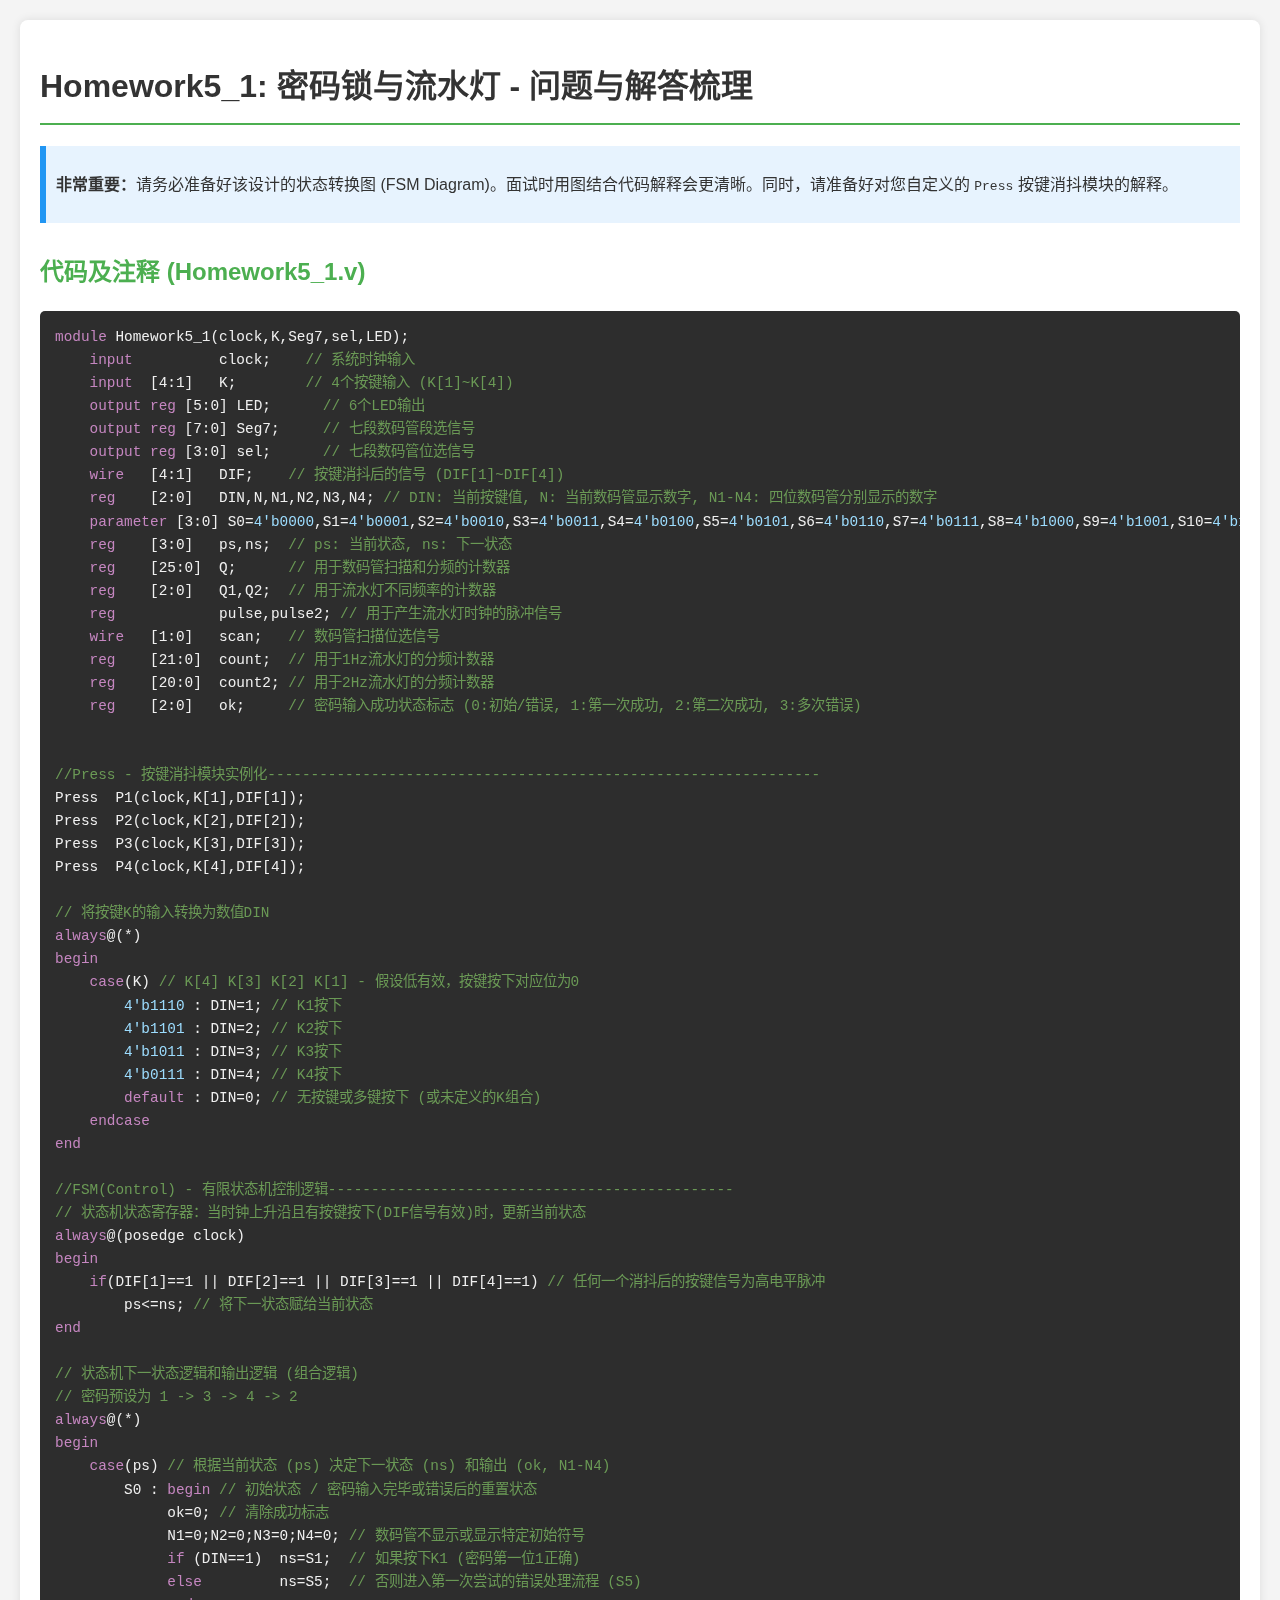
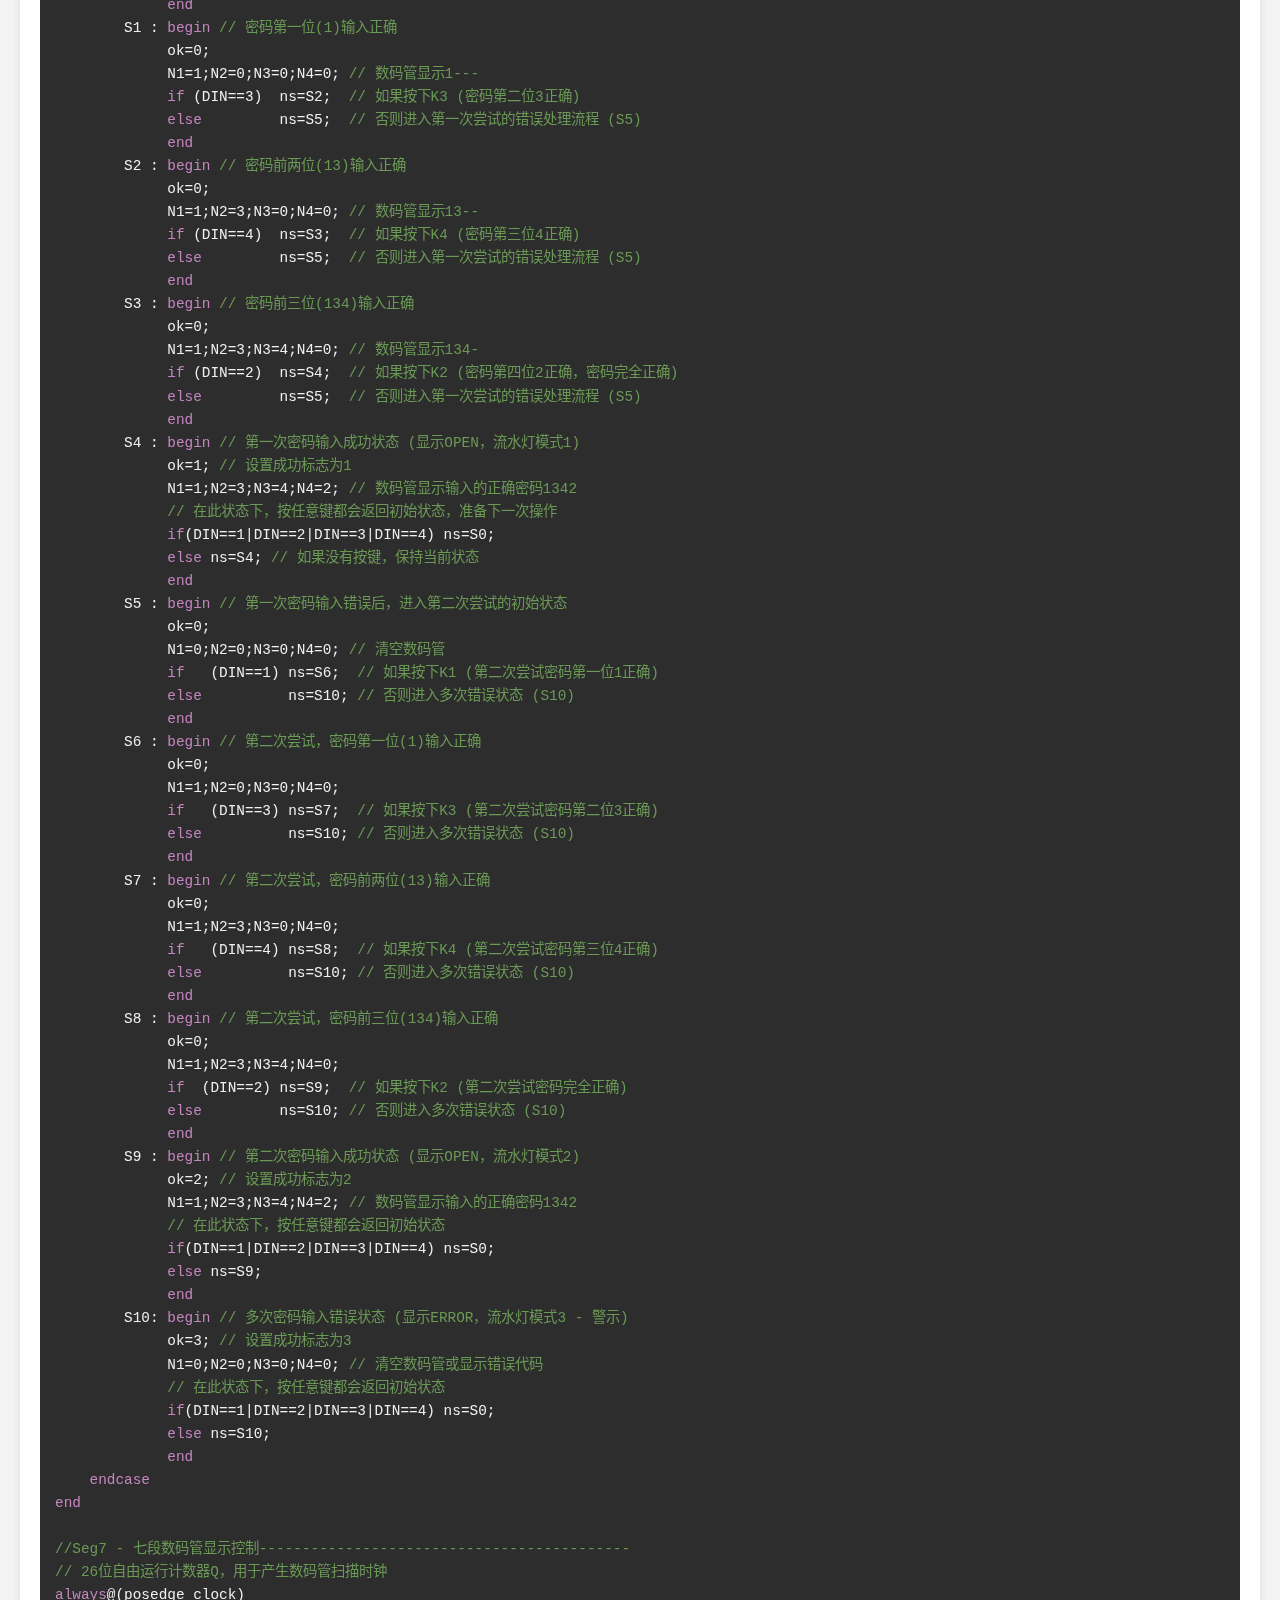
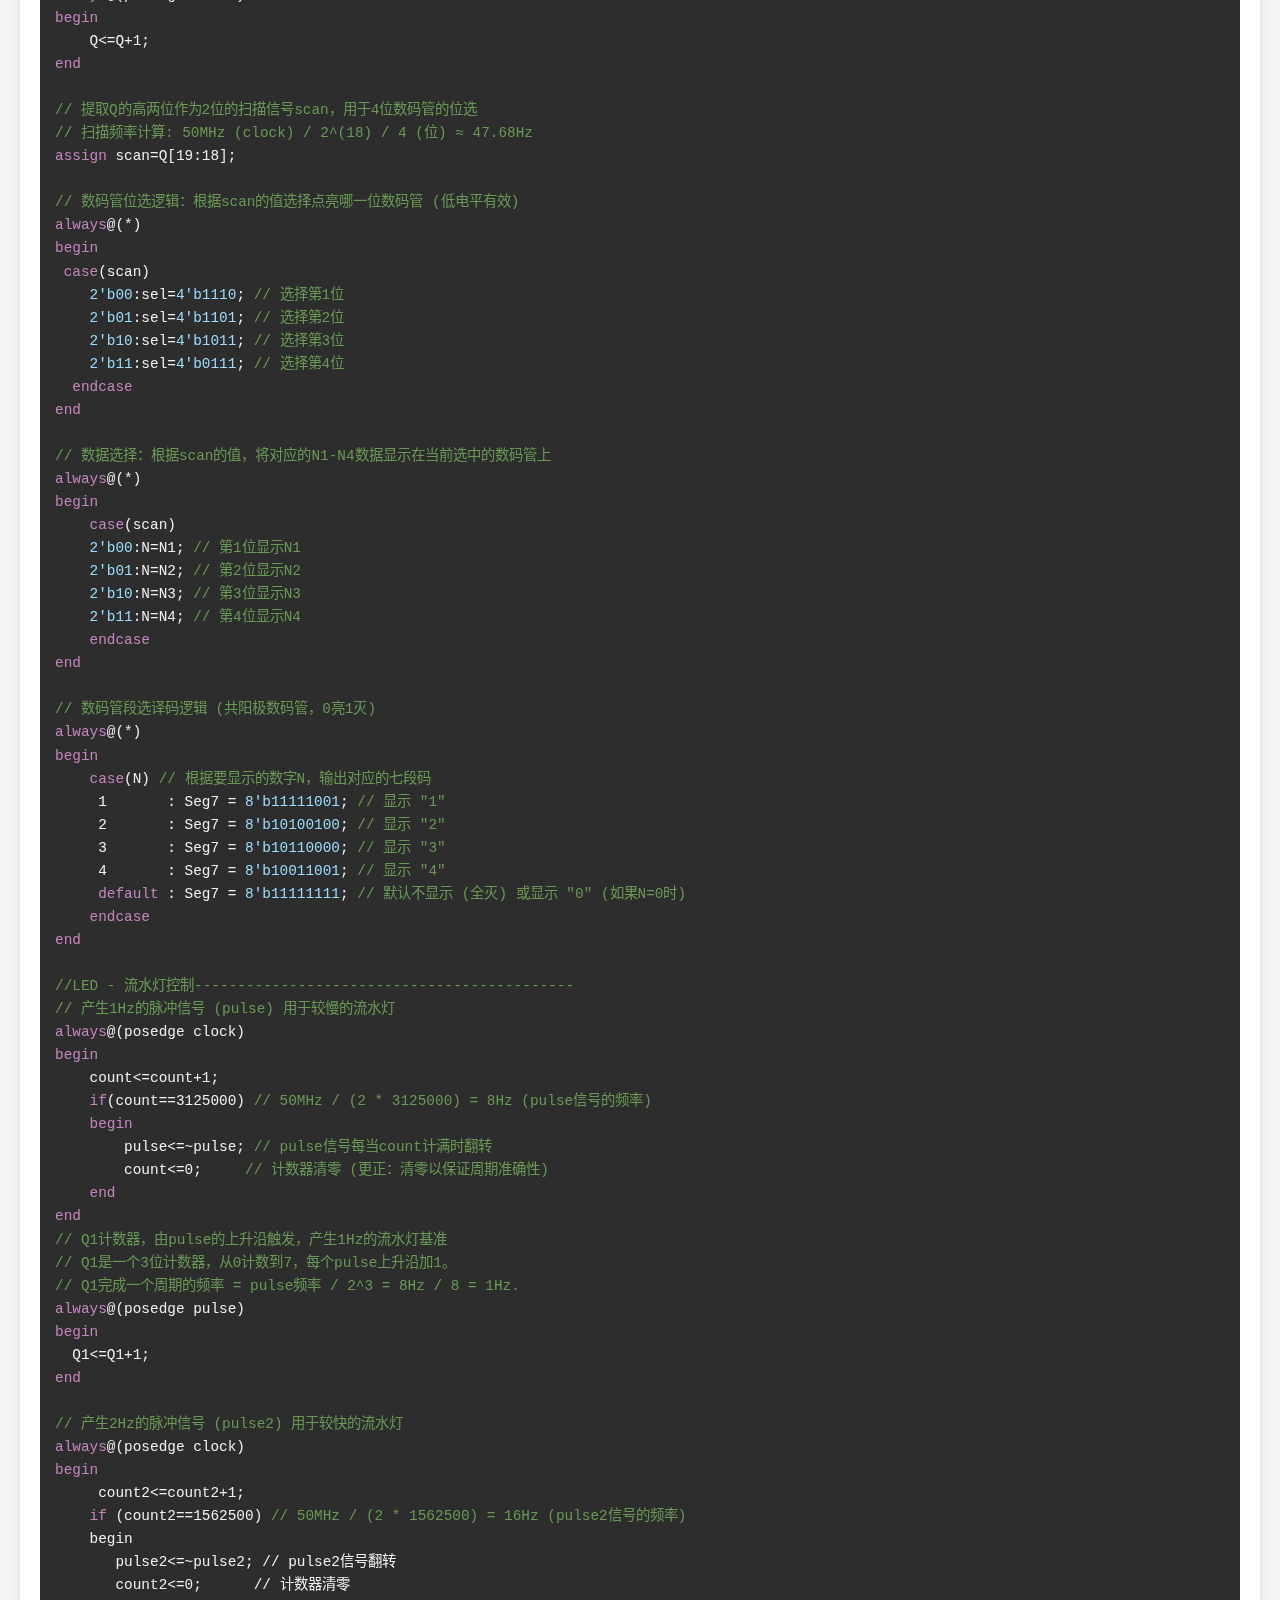
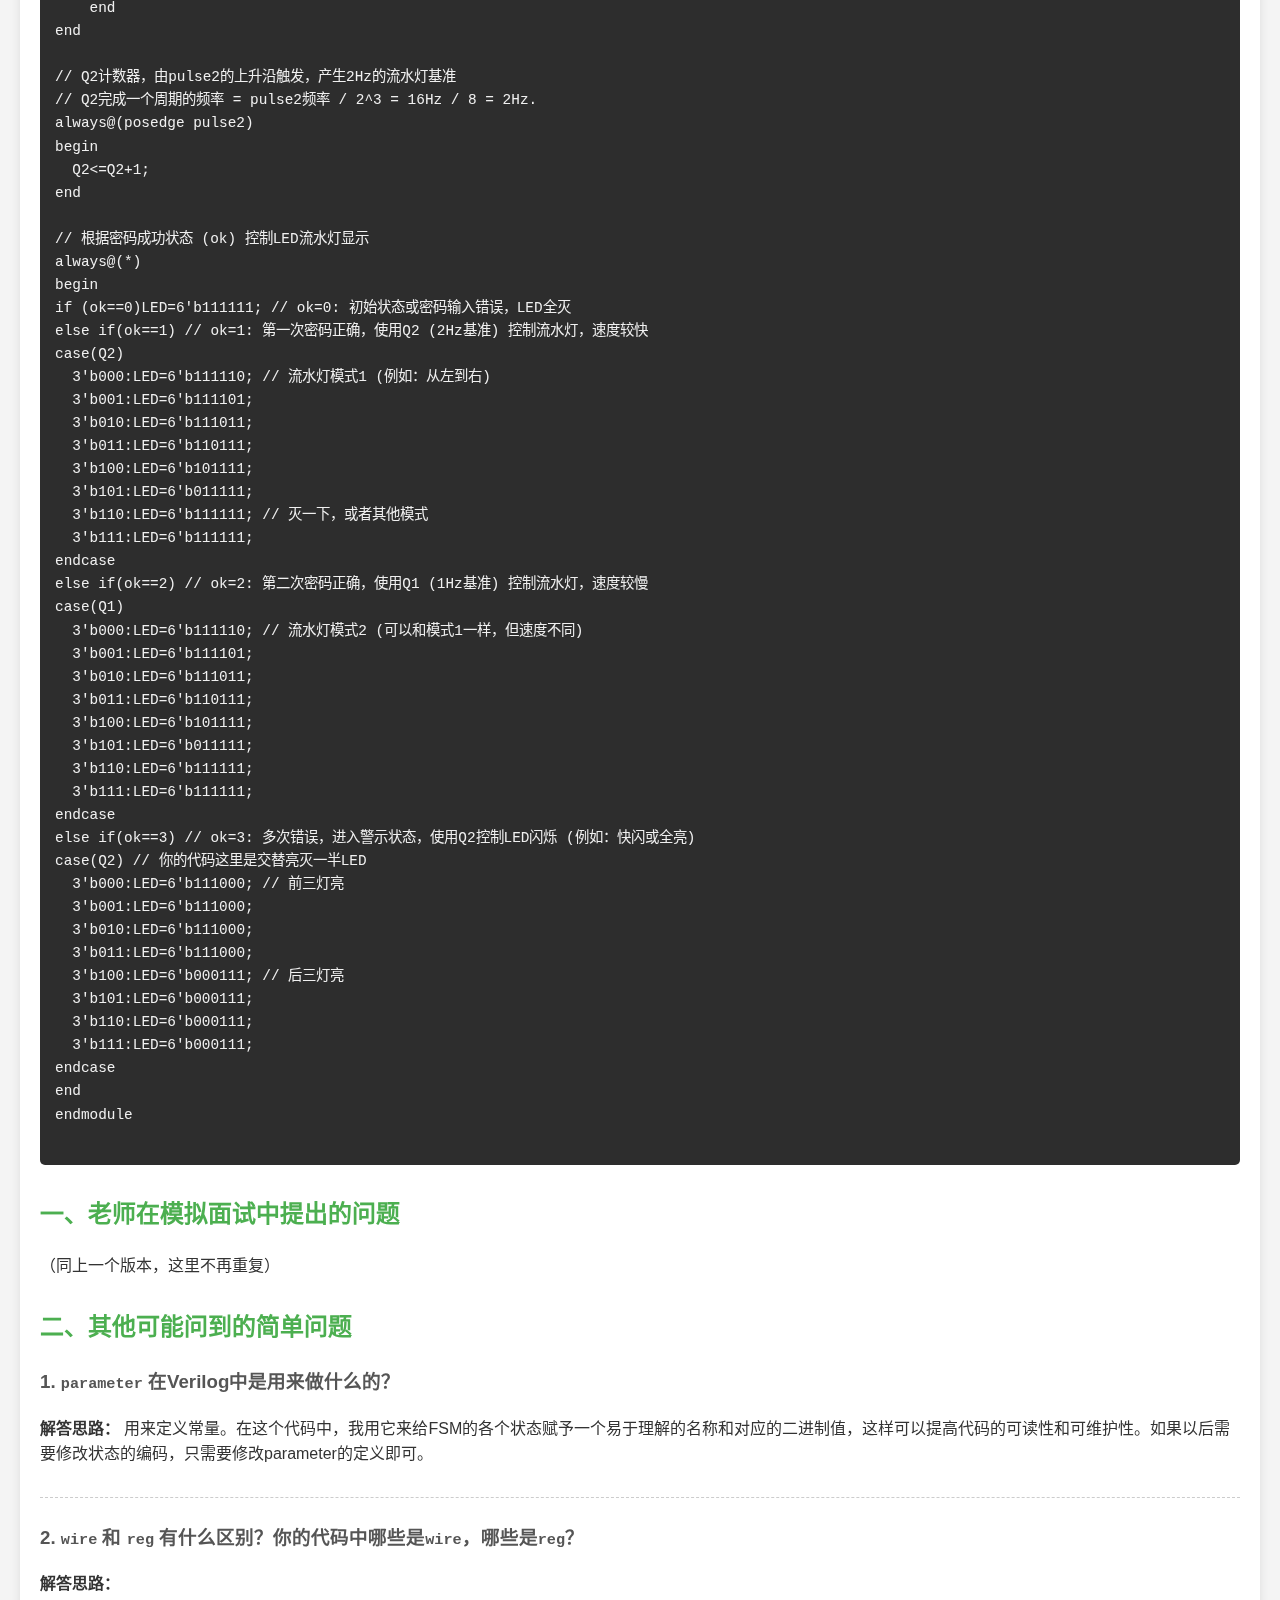
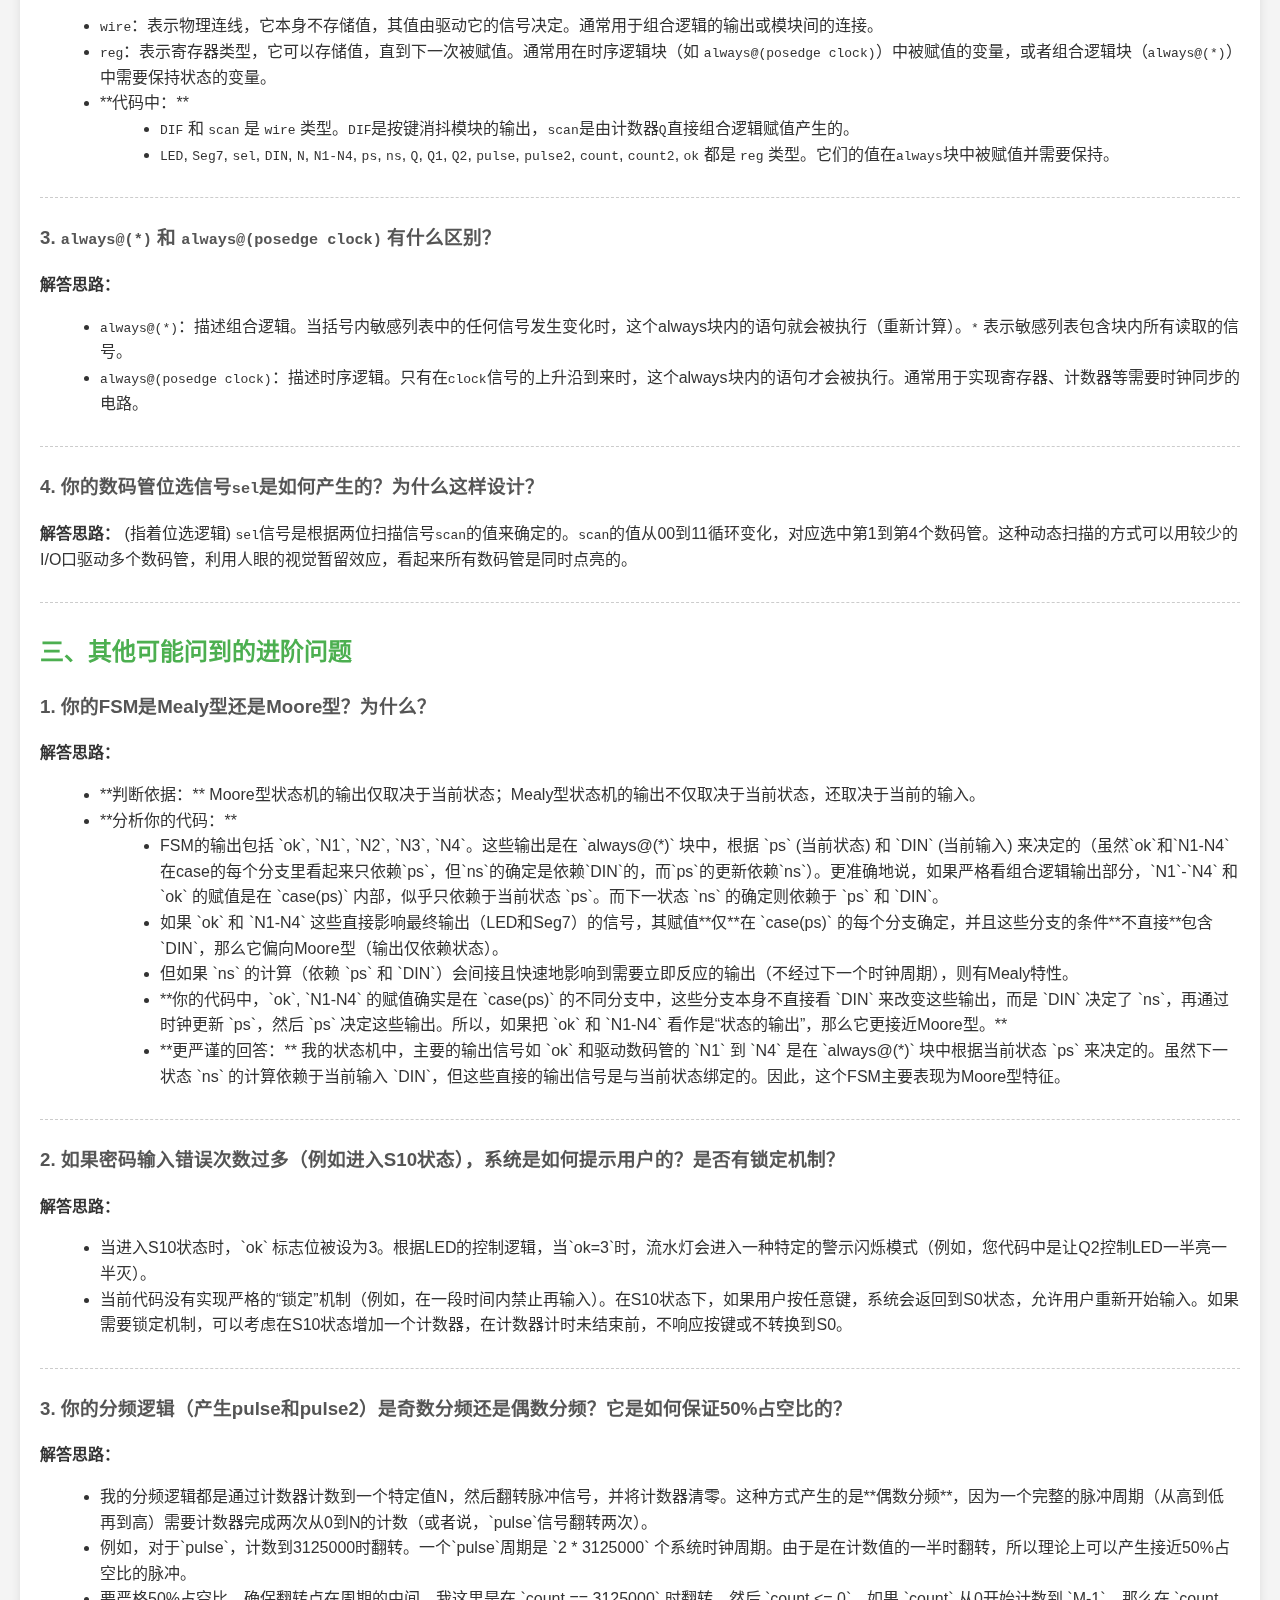
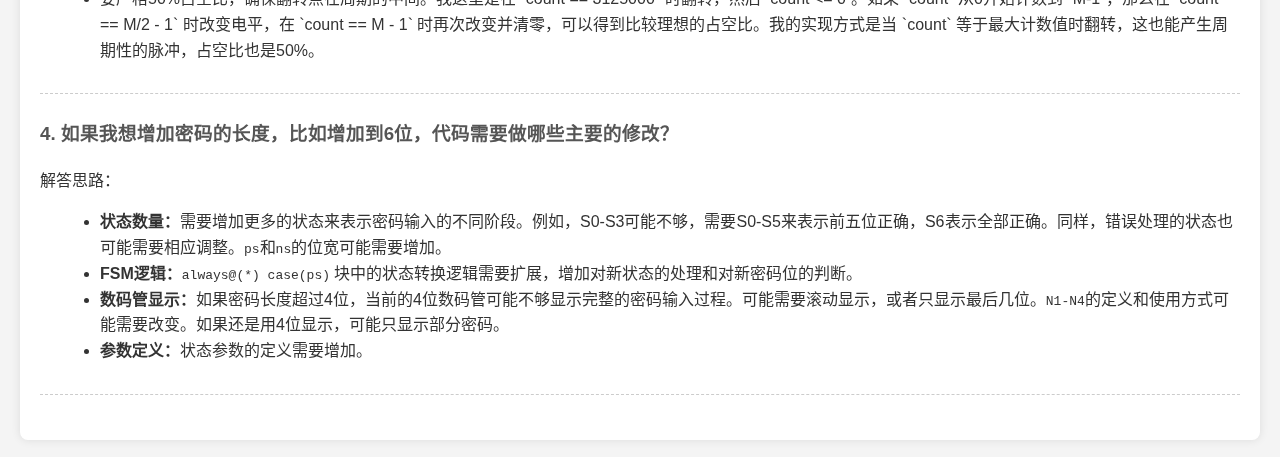
<file: 沉汐5_1/index.html>
<!DOCTYPE html>
<html lang="zh-CN">
<head>
    <meta charset="UTF-8">
    <meta name="viewport" content="width=device-width, initial-scale=1.0">
    <title>Homework5_1 问题与解答 (含代码)</title>
    <style>
        body { font-family: Arial, sans-serif; margin: 20px; line-height: 1.6; background-color: #f4f4f4; color: #333; }
        .container { background-color: #fff; padding: 20px; border-radius: 8px; box-shadow: 0 0 10px rgba(0,0,0,0.1); }
        h1 { color: #333; border-bottom: 2px solid #4CAF50; padding-bottom: 10px; }
        h2 { color: #4CAF50; margin-top: 30px; }
        h3 { color: #555; margin-top: 20px; }
        p, ul { margin-bottom: 15px; }
        ul { list-style-type: disc; margin-left: 20px; }
        pre { background-color: #2d2d2d; color: #f0f0f0; padding: 15px; border-radius: 5px; overflow-x: auto; font-family: Consolas, Monaco, monospace; font-size: 0.9em; }
        code.inline-code { background-color: #eee; padding: 2px 4px; border-radius: 4px; font-family: Consolas, Monaco, monospace; }
        .question-block { margin-bottom: 25px; padding-bottom: 15px; border-bottom: 1px dashed #ccc; }
        .note { background-color: #e7f3fe; border-left: 6px solid #2196F3; padding: 10px; margin-top: 20px; }
        .code-comment { color: #6a9955; } /* Green for comments */
        .code-keyword { color: #c586c0; } /* Purple for keywords */
        .code-literal { color: #9cdcfe; } /* Light blue for literals */
        .code-variable { color: #dcdcaa; } /* Yellow for variables */
    </style>
</head>
<body>
    <div class="container">
        <h1>Homework5_1: 密码锁与流水灯 - 问题与解答梳理</h1>

        <div class="note">
            <p><strong>非常重要：</strong>请务必准备好该设计的状态转换图 (FSM Diagram)。面试时用图结合代码解释会更清晰。同时，请准备好对您自定义的 <code>Press</code> 按键消抖模块的解释。</p>
        </div>

        <h2>代码及注释 (Homework5_1.v)</h2>
        <pre>
<span class="code-keyword">module</span> Homework5_1(clock,K,Seg7,sel,LED);
    <span class="code-keyword">input</span>          clock;    <span class="code-comment">// 系统时钟输入</span>
    <span class="code-keyword">input</span>  [4:1]   K;        <span class="code-comment">// 4个按键输入 (K[1]~K[4])</span>
    <span class="code-keyword">output</span> <span class="code-keyword">reg</span> [5:0] LED;      <span class="code-comment">// 6个LED输出</span>
    <span class="code-keyword">output</span> <span class="code-keyword">reg</span> [7:0] Seg7;     <span class="code-comment">// 七段数码管段选信号</span>
    <span class="code-keyword">output</span> <span class="code-keyword">reg</span> [3:0] sel;      <span class="code-comment">// 七段数码管位选信号</span>
    <span class="code-keyword">wire</span>   [4:1]   DIF;    <span class="code-comment">// 按键消抖后的信号 (DIF[1]~DIF[4])</span>
    <span class="code-keyword">reg</span>    [2:0]   DIN,N,N1,N2,N3,N4; <span class="code-comment">// DIN: 当前按键值, N: 当前数码管显示数字, N1-N4: 四位数码管分别显示的数字</span>
    <span class="code-keyword">parameter</span> [3:0] S0=<span class="code-literal">4'b0000</span>,S1=<span class="code-literal">4'b0001</span>,S2=<span class="code-literal">4'b0010</span>,S3=<span class="code-literal">4'b0011</span>,S4=<span class="code-literal">4'b0100</span>,S5=<span class="code-literal">4'b0101</span>,S6=<span class="code-literal">4'b0110</span>,S7=<span class="code-literal">4'b0111</span>,S8=<span class="code-literal">4'b1000</span>,S9=<span class="code-literal">4'b1001</span>,S10=<span class="code-literal">4'b1010</span>; <span class="code-comment">// FSM状态定义</span>
    <span class="code-keyword">reg</span>    [3:0]   ps,ns;  <span class="code-comment">// ps: 当前状态, ns: 下一状态</span>
    <span class="code-keyword">reg</span>    [25:0]  Q;      <span class="code-comment">// 用于数码管扫描和分频的计数器</span>
    <span class="code-keyword">reg</span>    [2:0]   Q1,Q2;  <span class="code-comment">// 用于流水灯不同频率的计数器</span>
    <span class="code-keyword">reg</span>            pulse,pulse2; <span class="code-comment">// 用于产生流水灯时钟的脉冲信号</span>
    <span class="code-keyword">wire</span>   [1:0]   scan;   <span class="code-comment">// 数码管扫描位选信号</span>
    <span class="code-keyword">reg</span>    [21:0]  count;  <span class="code-comment">// 用于1Hz流水灯的分频计数器</span>
    <span class="code-keyword">reg</span>    [20:0]  count2; <span class="code-comment">// 用于2Hz流水灯的分频计数器</span>
    <span class="code-keyword">reg</span>    [2:0]   ok;     <span class="code-comment">// 密码输入成功状态标志 (0:初始/错误, 1:第一次成功, 2:第二次成功, 3:多次错误)</span>


<span class="code-comment">//Press - 按键消抖模块实例化----------------------------------------------------------------</span>
Press  P1(clock,K[1],DIF[1]);
Press  P2(clock,K[2],DIF[2]);
Press  P3(clock,K[3],DIF[3]);
Press  P4(clock,K[4],DIF[4]);

<span class="code-comment">// 将按键K的输入转换为数值DIN</span>
<span class="code-keyword">always</span>@(*)
<span class="code-keyword">begin</span>
    <span class="code-keyword">case</span>(K) <span class="code-comment">// K[4] K[3] K[2] K[1] - 假设低有效，按键按下对应位为0</span>
        <span class="code-literal">4'b1110</span> : DIN=1; <span class="code-comment">// K1按下</span>
        <span class="code-literal">4'b1101</span> : DIN=2; <span class="code-comment">// K2按下</span>
        <span class="code-literal">4'b1011</span> : DIN=3; <span class="code-comment">// K3按下</span>
        <span class="code-literal">4'b0111</span> : DIN=4; <span class="code-comment">// K4按下</span>
        <span class="code-keyword">default</span> : DIN=0; <span class="code-comment">// 无按键或多键按下 (或未定义的K组合)</span>
    <span class="code-keyword">endcase</span>
<span class="code-keyword">end</span>

<span class="code-comment">//FSM(Control) - 有限状态机控制逻辑-----------------------------------------------</span>
<span class="code-comment">// 状态机状态寄存器：当时钟上升沿且有按键按下(DIF信号有效)时，更新当前状态</span>
<span class="code-keyword">always</span>@(posedge clock)
<span class="code-keyword">begin</span>
    <span class="code-keyword">if</span>(DIF[1]==1 || DIF[2]==1 || DIF[3]==1 || DIF[4]==1) <span class="code-comment">// 任何一个消抖后的按键信号为高电平脉冲</span>
        ps<=ns; <span class="code-comment">// 将下一状态赋给当前状态</span>
<span class="code-keyword">end</span>

<span class="code-comment">// 状态机下一状态逻辑和输出逻辑 (组合逻辑)</span>
<span class="code-comment">// 密码预设为 1 -> 3 -> 4 -> 2</span>
<span class="code-keyword">always</span>@(*)
<span class="code-keyword">begin</span>
    <span class="code-keyword">case</span>(ps) <span class="code-comment">// 根据当前状态 (ps) 决定下一状态 (ns) 和输出 (ok, N1-N4)</span>
        S0 : <span class="code-keyword">begin</span> <span class="code-comment">// 初始状态 / 密码输入完毕或错误后的重置状态</span>
             ok=0; <span class="code-comment">// 清除成功标志</span>
             N1=0;N2=0;N3=0;N4=0; <span class="code-comment">// 数码管不显示或显示特定初始符号</span>
             <span class="code-keyword">if</span> (DIN==1)  ns=S1;  <span class="code-comment">// 如果按下K1 (密码第一位1正确)</span>
             <span class="code-keyword">else</span>         ns=S5;  <span class="code-comment">// 否则进入第一次尝试的错误处理流程 (S5)</span>
             <span class="code-keyword">end</span>
        S1 : <span class="code-keyword">begin</span> <span class="code-comment">// 密码第一位(1)输入正确</span>
             ok=0;
             N1=1;N2=0;N3=0;N4=0; <span class="code-comment">// 数码管显示1---</span>
             <span class="code-keyword">if</span> (DIN==3)  ns=S2;  <span class="code-comment">// 如果按下K3 (密码第二位3正确)</span>
             <span class="code-keyword">else</span>         ns=S5;  <span class="code-comment">// 否则进入第一次尝试的错误处理流程 (S5)</span>
             <span class="code-keyword">end</span>
        S2 : <span class="code-keyword">begin</span> <span class="code-comment">// 密码前两位(13)输入正确</span>
             ok=0;
             N1=1;N2=3;N3=0;N4=0; <span class="code-comment">// 数码管显示13--</span>
             <span class="code-keyword">if</span> (DIN==4)  ns=S3;  <span class="code-comment">// 如果按下K4 (密码第三位4正确)</span>
             <span class="code-keyword">else</span>         ns=S5;  <span class="code-comment">// 否则进入第一次尝试的错误处理流程 (S5)</span>
             <span class="code-keyword">end</span>
        S3 : <span class="code-keyword">begin</span> <span class="code-comment">// 密码前三位(134)输入正确</span>
             ok=0;
             N1=1;N2=3;N3=4;N4=0; <span class="code-comment">// 数码管显示134-</span>
             <span class="code-keyword">if</span> (DIN==2)  ns=S4;  <span class="code-comment">// 如果按下K2 (密码第四位2正确，密码完全正确)</span>
             <span class="code-keyword">else</span>         ns=S5;  <span class="code-comment">// 否则进入第一次尝试的错误处理流程 (S5)</span>
             <span class="code-keyword">end</span>
        S4 : <span class="code-keyword">begin</span> <span class="code-comment">// 第一次密码输入成功状态 (显示OPEN，流水灯模式1)</span>
             ok=1; <span class="code-comment">// 设置成功标志为1</span>
             N1=1;N2=3;N3=4;N4=2; <span class="code-comment">// 数码管显示输入的正确密码1342</span>
             <span class="code-comment">// 在此状态下，按任意键都会返回初始状态，准备下一次操作</span>
             <span class="code-keyword">if</span>(DIN==1|DIN==2|DIN==3|DIN==4) ns=S0;
             <span class="code-keyword">else</span> ns=S4; <span class="code-comment">// 如果没有按键，保持当前状态</span>
             <span class="code-keyword">end</span>
        S5 : <span class="code-keyword">begin</span> <span class="code-comment">// 第一次密码输入错误后，进入第二次尝试的初始状态</span>
             ok=0;
             N1=0;N2=0;N3=0;N4=0; <span class="code-comment">// 清空数码管</span>
             <span class="code-keyword">if</span>   (DIN==1) ns=S6;  <span class="code-comment">// 如果按下K1 (第二次尝试密码第一位1正确)</span>
             <span class="code-keyword">else</span>          ns=S10; <span class="code-comment">// 否则进入多次错误状态 (S10)</span>
             <span class="code-keyword">end</span>
        S6 : <span class="code-keyword">begin</span> <span class="code-comment">// 第二次尝试，密码第一位(1)输入正确</span>
             ok=0;
             N1=1;N2=0;N3=0;N4=0;
             <span class="code-keyword">if</span>   (DIN==3) ns=S7;  <span class="code-comment">// 如果按下K3 (第二次尝试密码第二位3正确)</span>
             <span class="code-keyword">else</span>          ns=S10; <span class="code-comment">// 否则进入多次错误状态 (S10)</span>
             <span class="code-keyword">end</span>
        S7 : <span class="code-keyword">begin</span> <span class="code-comment">// 第二次尝试，密码前两位(13)输入正确</span>
             ok=0;
             N1=1;N2=3;N3=0;N4=0;
             <span class="code-keyword">if</span>   (DIN==4) ns=S8;  <span class="code-comment">// 如果按下K4 (第二次尝试密码第三位4正确)</span>
             <span class="code-keyword">else</span>          ns=S10; <span class="code-comment">// 否则进入多次错误状态 (S10)</span>
             <span class="code-keyword">end</span>
        S8 : <span class="code-keyword">begin</span> <span class="code-comment">// 第二次尝试，密码前三位(134)输入正确</span>
             ok=0;
             N1=1;N2=3;N3=4;N4=0;
             <span class="code-keyword">if</span>  (DIN==2) ns=S9;  <span class="code-comment">// 如果按下K2 (第二次尝试密码完全正确)</span>
             <span class="code-keyword">else</span>         ns=S10; <span class="code-comment">// 否则进入多次错误状态 (S10)</span>
             <span class="code-keyword">end</span>
        S9 : <span class="code-keyword">begin</span> <span class="code-comment">// 第二次密码输入成功状态 (显示OPEN，流水灯模式2)</span>
             ok=2; <span class="code-comment">// 设置成功标志为2</span>
             N1=1;N2=3;N3=4;N4=2; <span class="code-comment">// 数码管显示输入的正确密码1342</span>
             <span class="code-comment">// 在此状态下，按任意键都会返回初始状态</span>
             <span class="code-keyword">if</span>(DIN==1|DIN==2|DIN==3|DIN==4) ns=S0;
             <span class="code-keyword">else</span> ns=S9;
             <span class="code-keyword">end</span>
        S10: <span class="code-keyword">begin</span> <span class="code-comment">// 多次密码输入错误状态 (显示ERROR，流水灯模式3 - 警示)</span>
             ok=3; <span class="code-comment">// 设置成功标志为3</span>
             N1=0;N2=0;N3=0;N4=0; <span class="code-comment">// 清空数码管或显示错误代码</span>
             <span class="code-comment">// 在此状态下，按任意键都会返回初始状态</span>
             <span class="code-keyword">if</span>(DIN==1|DIN==2|DIN==3|DIN==4) ns=S0;
             <span class="code-keyword">else</span> ns=S10;
             <span class="code-keyword">end</span>
    <span class="code-keyword">endcase</span>
<span class="code-keyword">end</span>

<span class="code-comment">//Seg7 - 七段数码管显示控制-------------------------------------------</span>
<span class="code-comment">// 26位自由运行计数器Q，用于产生数码管扫描时钟</span>
<span class="code-keyword">always</span>@(posedge clock)
<span class="code-keyword">begin</span>
    Q<=Q+1;
<span class="code-keyword">end</span>

<span class="code-comment">// 提取Q的高两位作为2位的扫描信号scan，用于4位数码管的位选</span>
<span class="code-comment">// 扫描频率计算: 50MHz (clock) / 2^(18) / 4 (位) ≈ 47.68Hz</span>
<span class="code-keyword">assign</span> scan=Q[19:18];

<span class="code-comment">// 数码管位选逻辑：根据scan的值选择点亮哪一位数码管 (低电平有效)</span>
<span class="code-keyword">always</span>@(*)
<span class="code-keyword">begin</span>
 <span class="code-keyword">case</span>(scan)
    <span class="code-literal">2'b00</span>:sel=<span class="code-literal">4'b1110</span>; <span class="code-comment">// 选择第1位</span>
    <span class="code-literal">2'b01</span>:sel=<span class="code-literal">4'b1101</span>; <span class="code-comment">// 选择第2位</span>
    <span class="code-literal">2'b10</span>:sel=<span class="code-literal">4'b1011</span>; <span class="code-comment">// 选择第3位</span>
    <span class="code-literal">2'b11</span>:sel=<span class="code-literal">4'b0111</span>; <span class="code-comment">// 选择第4位</span>
  <span class="code-keyword">endcase</span>
<span class="code-keyword">end</span>

<span class="code-comment">// 数据选择：根据scan的值，将对应的N1-N4数据显示在当前选中的数码管上</span>
<span class="code-keyword">always</span>@(*)
<span class="code-keyword">begin</span>
    <span class="code-keyword">case</span>(scan)
    <span class="code-literal">2'b00</span>:N=N1; <span class="code-comment">// 第1位显示N1</span>
    <span class="code-literal">2'b01</span>:N=N2; <span class="code-comment">// 第2位显示N2</span>
    <span class="code-literal">2'b10</span>:N=N3; <span class="code-comment">// 第3位显示N3</span>
    <span class="code-literal">2'b11</span>:N=N4; <span class="code-comment">// 第4位显示N4</span>
    <span class="code-keyword">endcase</span>
<span class="code-keyword">end</span>

<span class="code-comment">// 数码管段选译码逻辑 (共阳极数码管，0亮1灭)</span>
<span class="code-keyword">always</span>@(*)
<span class="code-keyword">begin</span>
    <span class="code-keyword">case</span>(N) <span class="code-comment">// 根据要显示的数字N，输出对应的七段码</span>
     1       : Seg7 = <span class="code-literal">8'b11111001</span>; <span class="code-comment">// 显示 "1"</span>
     2       : Seg7 = <span class="code-literal">8'b10100100</span>; <span class="code-comment">// 显示 "2"</span>
     3       : Seg7 = <span class="code-literal">8'b10110000</span>; <span class="code-comment">// 显示 "3"</span>
     4       : Seg7 = <span class="code-literal">8'b10011001</span>; <span class="code-comment">// 显示 "4"</span>
     <span class="code-keyword">default</span> : Seg7 = <span class="code-literal">8'b11111111</span>; <span class="code-comment">// 默认不显示 (全灭) 或显示 "0" (如果N=0时)</span>
    <span class="code-keyword">endcase</span>
<span class="code-keyword">end</span>

<span class="code-comment">//LED - 流水灯控制--------------------------------------------</span>
<span class="code-comment">// 产生1Hz的脉冲信号 (pulse) 用于较慢的流水灯</span>
<span class="code-keyword">always</span>@(posedge clock)
<span class="code-keyword">begin</span>
    count<=count+1;
    <span class="code-keyword">if</span>(count==3125000) <span class="code-comment">// 50MHz / (2 * 3125000) = 8Hz (pulse信号的频率)</span>
    <span class="code-keyword">begin</span>
        pulse<=~pulse; <span class="code-comment">// pulse信号每当count计满时翻转</span>
        count<=0;     <span class="code-comment">// 计数器清零 (更正：清零以保证周期准确性)</span>
    <span class="code-keyword">end</span>
<span class="code-keyword">end</span>
<span class="code-comment">// Q1计数器，由pulse的上升沿触发，产生1Hz的流水灯基准</span>
<span class="code-comment">// Q1是一个3位计数器，从0计数到7，每个pulse上升沿加1。</span>
<span class="code-comment">// Q1完成一个周期的频率 = pulse频率 / 2^3 = 8Hz / 8 = 1Hz.</span>
<span class="code-keyword">always</span>@(posedge pulse)
<span class="code-keyword">begin</span>
  Q1<=Q1+1;
<span class="code-keyword">end</span>

<span class="code-comment">// 产生2Hz的脉冲信号 (pulse2) 用于较快的流水灯</span>
<span class="code-keyword">always</span>@(posedge clock)
<span class="code-keyword">begin</span>
     count2<=count2+1;
    <span class="code-keyword">if</span> (count2==1562500) <span class="code-comment">// 50MHz / (2 * 1562500) = 16Hz (pulse2信号的频率)</span>
    <span class_comment">begin</span>
       pulse2<=~pulse2; <span class="code-comment_comment">// pulse2信号翻转</span>
       count2<=0;      <span class="code-comment_comment">// 计数器清零</span>
    <span class="code-keyword_keyword">end</span>
<span class="code-keyword_keyword">end</span>

<span class="code-comment_comment">// Q2计数器，由pulse2的上升沿触发，产生2Hz的流水灯基准</span>
<span class="code-comment_comment">// Q2完成一个周期的频率 = pulse2频率 / 2^3 = 16Hz / 8 = 2Hz.</span>
<span class="code-keyword_keyword">always</span>@(posedge pulse2)
<span class="code-keyword_keyword">begin</span>
  Q2<=Q2+1;
<span class="code-keyword_keyword">end</span>

<span class="code-comment_comment">// 根据密码成功状态 (ok) 控制LED流水灯显示</span>
<span class="code-keyword_keyword">always</span>@(*)
<span class="code-keyword_keyword">begin</span>
<span class="code-keyword_keyword">if</span> (ok==0)LED=<span class="code-literal_literal">6'b111111</span>; <span class="code-comment_comment">// ok=0: 初始状态或密码输入错误，LED全灭</span>
<span class="code-keyword_keyword">else</span> <span class="code-keyword_keyword">if</span>(ok==1) <span class="code-comment_comment">// ok=1: 第一次密码正确，使用Q2 (2Hz基准) 控制流水灯，速度较快</span>
<span class="code-keyword_keyword">case</span>(Q2)
  <span class="code-literal_literal">3'b000</span>:LED=<span class="code-literal_literal">6'b111110</span>; <span class="code-comment_comment">// 流水灯模式1 (例如：从左到右)</span>
  <span class="code-literal_literal">3'b001</span>:LED=<span class="code-literal_literal">6'b111101</span>;
  <span class="code-literal_literal">3'b010</span>:LED=<span class="code-literal_literal">6'b111011</span>;
  <span class="code-literal_literal">3'b011</span>:LED=<span class="code-literal_literal">6'b110111</span>;
  <span class="code-literal_literal">3'b100</span>:LED=<span class="code-literal_literal">6'b101111</span>;
  <span class="code-literal_literal">3'b101</span>:LED=<span class="code-literal_literal">6'b011111</span>;
  <span class="code-literal_literal">3'b110</span>:LED=<span class="code-literal_literal">6'b111111</span>; <span class_comment">// 灭一下，或者其他模式</span>
  <span class="code-literal_literal">3'b111</span>:LED=<span class="code-literal_literal">6'b111111</span>;
<span class="code-keyword_keyword">endcase</span>
<span class="code-keyword_keyword">else</span> <span class="code-keyword_keyword">if</span>(ok==2) <span class="code-comment_comment_comment">// ok=2: 第二次密码正确，使用Q1 (1Hz基准) 控制流水灯，速度较慢</span>
<span class="code-keyword_keyword_keyword">case</span>(Q1)
  <span class="code-literal_literal_literal">3'b000</span>:LED=<span class="code-literal_literal_literal">6'b111110</span>; <span class="code-comment_comment_comment_comment">// 流水灯模式2 (可以和模式1一样，但速度不同)</span>
  <span class="code-literal_literal_literal">3'b001</span>:LED=<span class="code-literal_literal_literal">6'b111101</span>;
  <span class="code-literal_literal_literal">3'b010</span>:LED=<span class="code-literal_literal_literal">6'b111011</span>;
  <span class="code-literal_literal_literal">3'b011</span>:LED=<span class="code-literal_literal_literal">6'b110111</span>;
  <span class="code-literal_literal_literal">3'b100</span>:LED=<span class="code-literal_literal_literal">6'b101111</span>;
  <span class="code-literal_literal_literal">3'b101</span>:LED=<span class="code-literal_literal_literal">6'b011111</span>;
  <span class="code-literal_literal_literal">3'b110</span>:LED=<span class="code-literal_literal_literal">6'b111111</span>;
  <span class="code-literal_literal_literal">3'b111</span>:LED=<span class="code-literal_literal_literal">6'b111111</span>;
<span class="code-keyword_keyword_keyword">endcase</span>
<span class="code-keyword_keyword_keyword">else</span> <span class="code-keyword_keyword_keyword">if</span>(ok==3) <span class="code-comment_comment_comment_comment_comment">// ok=3: 多次错误，进入警示状态，使用Q2控制LED闪烁 (例如：快闪或全亮)</span>
<span class="code-keyword_keyword_keyword_keyword">case</span>(Q2) <span class="code-comment_comment_comment_comment_comment_comment">// 你的代码这里是交替亮灭一半LED</span>
  <span class="code-literal_literal_literal_literal">3'b000</span>:LED=<span class="code-literal_literal_literal_literal">6'b111000</span>; <span class_comment">// 前三灯亮</span>
  <span class="code-literal_literal_literal_literal">3'b001</span>:LED=<span class="code-literal_literal_literal_literal">6'b111000</span>;
  <span class="code-literal_literal_literal_literal">3'b010</span>:LED=<span class="code-literal_literal_literal_literal">6'b111000</span>;
  <span class="code-literal_literal_literal_literal">3'b011</span>:LED=<span class="code-literal_literal_literal_literal">6'b111000</span>;
  <span class="code-literal_literal_literal_literal">3'b100</span>:LED=<span class="code-literal_literal_literal_literal">6'b000111</span>; <span class_comment">// 后三灯亮</span>
  <span class="code-literal_literal_literal_literal">3'b101</span>:LED=<span class="code-literal_literal_literal_literal">6'b000111</span>;
  <span class="code-literal_literal_literal_literal">3'b110</span>:LED=<span class="code-literal_literal_literal_literal">6'b000111</span>;
  <span class="code-literal_literal_literal_literal">3'b111</span>:LED=<span class="code-literal_literal_literal_literal">6'b000111</span>;
<span class="code-keyword_keyword_keyword_keyword">endcase</span>
<span class="code-keyword_keyword_keyword_keyword">end</span>
<span class="code-keyword_keyword_keyword_keyword">endmodule</span>
        </pre>

        <h2>一、老师在模拟面试中提出的问题</h2>
        <p>（同上一个版本，这里不再重复）</p>

        <h2>二、其他可能问到的简单问题</h2>
        <div class="question-block">
            <h3>1. <code>parameter</code> 在Verilog中是用来做什么的？</h3>
            <p><strong>解答思路：</strong> 用来定义常量。在这个代码中，我用它来给FSM的各个状态赋予一个易于理解的名称和对应的二进制值，这样可以提高代码的可读性和可维护性。如果以后需要修改状态的编码，只需要修改parameter的定义即可。</p>
        </div>
        <div class="question-block">
            <h3>2. <code>wire</code> 和 <code>reg</code> 有什么区别？你的代码中哪些是<code>wire</code>，哪些是<code>reg</code>？</h3>
            <p><strong>解答思路：</strong></p>
            <ul>
                <li><code>wire</code>：表示物理连线，它本身不存储值，其值由驱动它的信号决定。通常用于组合逻辑的输出或模块间的连接。</li>
                <li><code>reg</code>：表示寄存器类型，它可以存储值，直到下一次被赋值。通常用在时序逻辑块（如 <code>always@(posedge clock)</code>）中被赋值的变量，或者组合逻辑块（<code>always@(*)</code>）中需要保持状态的变量。</li>
                <li>**代码中：**
                    <ul>
                        <li><code>DIF</code> 和 <code>scan</code> 是 <code>wire</code> 类型。<code>DIF</code>是按键消抖模块的输出，<code>scan</code>是由计数器<code>Q</code>直接组合逻辑赋值产生的。</li>
                        <li><code>LED</code>, <code>Seg7</code>, <code>sel</code>, <code>DIN</code>, <code>N</code>, <code>N1-N4</code>, <code>ps</code>, <code>ns</code>, <code>Q</code>, <code>Q1</code>, <code>Q2</code>, <code>pulse</code>, <code>pulse2</code>, <code>count</code>, <code>count2</code>, <code>ok</code> 都是 <code>reg</code> 类型。它们的值在<code>always</code>块中被赋值并需要保持。</li>
                    </ul>
                </li>
            </ul>
        </div>
        <div class="question-block">
            <h3>3. <code>always@(*)</code> 和 <code>always@(posedge clock)</code> 有什么区别？</h3>
            <p><strong>解答思路：</strong></p>
            <ul>
                <li><code>always@(*)</code>：描述组合逻辑。当括号内敏感列表中的任何信号发生变化时，这个always块内的语句就会被执行（重新计算）。<code>*</code> 表示敏感列表包含块内所有读取的信号。</li>
                <li><code>always@(posedge clock)</code>：描述时序逻辑。只有在<code>clock</code>信号的上升沿到来时，这个always块内的语句才会被执行。通常用于实现寄存器、计数器等需要时钟同步的电路。</li>
            </ul>
        </div>
         <div class="question-block">
            <h3>4. 你的数码管位选信号<code>sel</code>是如何产生的？为什么这样设计？</h3>
            <p><strong>解答思路：</strong> (指着位选逻辑) <code>sel</code>信号是根据两位扫描信号<code>scan</code>的值来确定的。<code>scan</code>的值从00到11循环变化，对应选中第1到第4个数码管。这种动态扫描的方式可以用较少的I/O口驱动多个数码管，利用人眼的视觉暂留效应，看起来所有数码管是同时点亮的。</p>
        </div>

        <h2>三、其他可能问到的进阶问题</h2>
        <div class="question-block">
            <h3>1. 你的FSM是Mealy型还是Moore型？为什么？</h3>
            <p><strong>解答思路：</strong></p>
            <ul>
                <li>**判断依据：** Moore型状态机的输出仅取决于当前状态；Mealy型状态机的输出不仅取决于当前状态，还取决于当前的输入。</li>
                <li>**分析你的代码：**
                    <ul>
                        <li>FSM的输出包括 `ok`, `N1`, `N2`, `N3`, `N4`。这些输出是在 `always@(*)` 块中，根据 `ps` (当前状态) 和 `DIN` (当前输入) 来决定的（虽然`ok`和`N1-N4`在case的每个分支里看起来只依赖`ps`，但`ns`的确定是依赖`DIN`的，而`ps`的更新依赖`ns`）。更准确地说，如果严格看组合逻辑输出部分，`N1`-`N4` 和 `ok` 的赋值是在 `case(ps)` 内部，似乎只依赖于当前状态 `ps`。而下一状态 `ns` 的确定则依赖于 `ps` 和 `DIN`。</li>
                        <li>如果 `ok` 和 `N1-N4` 这些直接影响最终输出（LED和Seg7）的信号，其赋值**仅**在 `case(ps)` 的每个分支确定，并且这些分支的条件**不直接**包含 `DIN`，那么它偏向Moore型（输出仅依赖状态）。</li>
                        <li>但如果 `ns` 的计算（依赖 `ps` 和 `DIN`）会间接且快速地影响到需要立即反应的输出（不经过下一个时钟周期），则有Mealy特性。</li>
                        <li>**你的代码中，`ok`, `N1-N4` 的赋值确实是在 `case(ps)` 的不同分支中，这些分支本身不直接看 `DIN` 来改变这些输出，而是 `DIN` 决定了 `ns`，再通过时钟更新 `ps`，然后 `ps` 决定这些输出。所以，如果把 `ok` 和 `N1-N4` 看作是“状态的输出”，那么它更接近Moore型。**</li>
                        <li>**更严谨的回答：** 我的状态机中，主要的输出信号如 `ok` 和驱动数码管的 `N1` 到 `N4` 是在 `always@(*)` 块中根据当前状态 `ps` 来决定的。虽然下一状态 `ns` 的计算依赖于当前输入 `DIN`，但这些直接的输出信号是与当前状态绑定的。因此，这个FSM主要表现为Moore型特征。</li>
                    </ul>
                </li>
            </ul>
        </div>
        <div class="question-block">
            <h3>2. 如果密码输入错误次数过多（例如进入S10状态），系统是如何提示用户的？是否有锁定机制？</h3>
            <p><strong>解答思路：</strong></p>
            <ul>
                <li>当进入S10状态时，`ok` 标志位被设为3。根据LED的控制逻辑，当`ok=3`时，流水灯会进入一种特定的警示闪烁模式（例如，您代码中是让Q2控制LED一半亮一半灭）。</li>
                <li>当前代码没有实现严格的“锁定”机制（例如，在一段时间内禁止再输入）。在S10状态下，如果用户按任意键，系统会返回到S0状态，允许用户重新开始输入。如果需要锁定机制，可以考虑在S10状态增加一个计数器，在计数器计时未结束前，不响应按键或不转换到S0。</li>
            </ul>
        </div>
        <div class="question-block">
            <h3>3. 你的分频逻辑（产生pulse和pulse2）是奇数分频还是偶数分频？它是如何保证50%占空比的？</h3>
            <p><strong>解答思路：</strong></p>
            <ul>
                <li>我的分频逻辑都是通过计数器计数到一个特定值N，然后翻转脉冲信号，并将计数器清零。这种方式产生的是**偶数分频**，因为一个完整的脉冲周期（从高到低再到高）需要计数器完成两次从0到N的计数（或者说，`pulse`信号翻转两次）。</li>
                <li>例如，对于`pulse`，计数到3125000时翻转。一个`pulse`周期是 `2 * 3125000` 个系统时钟周期。由于是在计数值的一半时翻转，所以理论上可以产生接近50%占空比的脉冲。</li>
                <li>要严格50%占空比，确保翻转点在周期的中间。我这里是在 `count == 3125000` 时翻转，然后 `count <= 0`。如果 `count` 从0开始计数到 `M-1`，那么在 `count == M/2 - 1` 时改变电平，在 `count == M - 1` 时再次改变并清零，可以得到比较理想的占空比。我的实现方式是当 `count` 等于最大计数值时翻转，这也能产生周期性的脉冲，占空比也是50%。</li>
            </ul>
        </div>
        <div class="question-block">
            <h3>4. 如果我想增加密码的长度，比如增加到6位，代码需要做哪些主要的修改？</h3>
            <p.<strong>解答思路：</strong></p>
            <ul>
                <li><strong>状态数量：</strong>需要增加更多的状态来表示密码输入的不同阶段。例如，S0-S3可能不够，需要S0-S5来表示前五位正确，S6表示全部正确。同样，错误处理的状态也可能需要相应调整。<code>ps</code>和<code>ns</code>的位宽可能需要增加。</li>
                <li><strong>FSM逻辑：</strong><code>always@(*) case(ps)</code> 块中的状态转换逻辑需要扩展，增加对新状态的处理和对新密码位的判断。</li>
                <li><strong>数码管显示：</strong>如果密码长度超过4位，当前的4位数码管可能不够显示完整的密码输入过程。可能需要滚动显示，或者只显示最后几位。<code>N1-N4</code>的定义和使用方式可能需要改变。如果还是用4位显示，可能只显示部分密码。</li>
                <li><strong>参数定义：</strong>状态参数的定义需要增加。</li>
            </ul>
        </div>
    </div>
</body>
</html>
</file>
<file: style.css>
/* 这是引入了一些字体 */
@import url('https://fonts.googleapis.com/css?family=Poppins:300,400,500,600,700,800,900&display=swap'); 

* {
  margin: 0;
  padding: 0;
  box-sizing: border-box;
  font-family: 'Poppins', sans-serif;
  scroll-behavior: smooth; 
}

body {
  min-height: 100vh;
  overflow-x: hidden;
  background: linear-gradient(#2b1055,#7597de);
}

header {
  position: absolute;
  top: 0;
  left: 0;
  width: 100%;
  padding: 30px 100px;
  display: flex;
  justify-content: space-between;
  align-items: center;
  z-index: 10000;
}

header .logo {
  color: #fff;
  font-weight: 700;
  text-decoration: none;
  font-size: 2em;
  text-transform: uppercase; /* 大写 */
  letter-spacing: 2px; /* 字符间距 */
}

header ul {
  display: flex;
  justify-content: center;
  align-items: center;
}

header ul li {
  list-style: none;
  margin-left: 20px;
}

header ul li a {
  text-decoration: none;
  padding: 6px 15px;
  color: #fff;
  border-radius: 20px;
}

header ul li a:hover,
header ul li a.active {
  background: #fff;
  color: #2b1055;
}

section {
  position: relative;
  width: 100%;
  height: 100vh;
  padding: 100px;
  display: flex;
  justify-content: center;
  align-items: center;
  overflow: hidden;
}

section::before {
  content: '';
  position: absolute;
  bottom: 0;
  width: 100%;
  height: 100px;
  background: linear-gradient(to top, #1c0522, transparent);
  z-index: 1000;
}

section img {
  position: absolute;
  top: 0;
  left: 0;
  width: 100%;
  height: 100%;
  object-fit: cover;
  pointer-events: none;
}

section img#moon {
  mix-blend-mode: screen;
}

section img#mountains_front {
  z-index: 10;
}

#text {
  position: absolute;
  right: -350px;
  color: #fff;
  white-space: nowrap;
  font-size: 7.5vw;
  z-index: 9;
}

#btn {
  text-decoration: none;
  display: inline-block;
  padding: 10px 20px;
  border-radius: 30px;
  background: linear-gradient(45deg, #6a11cb, #2575fc);
  color: #fff;
  font-size: 1.5em;
  font-weight: 600;
  box-shadow: 0 4px 15px rgba(0, 0, 0, 0.2);
  transition: background 0.3s, color 0.3s, transform 0.3s, box-shadow 0.3s;
  z-index: 9;
  transform: translateY(100px);
}

#btn:hover {
  background: linear-gradient(45deg, #2575fc, #6a11cb);
  color: #fff;
  transform: translateY(100px) scale(1.05);
  box-shadow: 0 6px 20px rgba(0, 0, 0, 0.3);
}

.sec {
  position: relative;
  padding: 100px;
  background: #1c0522;
}

.sec h2 {
  font-size: 3.5em;
  margin-bottom: 10px;
  color: #fff;
}

.sec p {
  font-size: 1em;
  color: #fff;
}

/* About Section Styles */
.profile-section {
  flex: 0 0 150px; /* 头像区域固定宽度 */
  margin-right: 20px;
}

.profile-image {
  width: 100%; /* 自适应宽度 */
  max-width: 150px; /* 最大宽度 */
  border-radius: 50%; /* 圆形头像 */
  border: 2px solid #007bff; /* 边框颜色 */
  box-shadow: 0 4px 8px rgba(0, 0, 0, 0.2); /* 轻微阴影 */
}

.text-content {
  flex: 1;
}

.text-content p {
  margin-top: 0;
  font-size: 1.2em; /* 增加字体大小 */
  line-height: 1.6; /* 行高 */
}

.text-content ul {
  list-style: none;
  padding: 0;
}

.text-content ul li {
  margin-bottom: 10px;
}

.link {
  color: #007bff;
  text-decoration: none;
  font-weight: bold; /* 加粗 */
}

.link:hover {
  text-decoration: underline;
  color: #0056b3; /* 悬停颜色 */
}

/* Button Styles */
.btn {
  display: inline-block;
  padding: 10px 20px;
  border-radius: 30px;
  background: linear-gradient(45deg, #6a11cb, #2575fc);
  color: #fff;
  font-size: 1em;
  font-weight: 600;
  box-shadow: 0 4px 15px rgba(0, 0, 0, 0.2);
  transition: background 0.3s, color 0.3s, transform 0.3s, box-shadow 0.3s;
  text-decoration: none;
}

.btn:hover {
  background: linear-gradient(45deg, #2575fc, #6a11cb);
  color: #fff;
  transform: scale(1.05);
  box-shadow: 0 6px 20px rgba(0, 0, 0, 0.3);
}

/* Works Section Styles */
.works-grid {
  display: grid;
  grid-template-columns: repeat(auto-fill, minmax(300px, 1fr));
  gap: 20px;
}

.work-item {
  position: relative;
  overflow: hidden;
  border-radius: 8px;
}

.work-item img {
  width: 100%;
  height: auto;
  transition: transform 0.3s ease-in-out;
}

.work-item:hover img {
  transform: scale(1.1); /* 放大效果 */
}

.work-overlay {
  position: absolute;
  top: 0;
  left: 0;
  width: 100%;
  height: 100%;
  background: rgba(0, 0, 0, 0.6);
  color: #fff;
  opacity: 0;
  transition: opacity 0.3s ease-in-out;
  display: flex;
  flex-direction: column;
  justify-content: center;
  align-items: center;
  text-align: center;
  padding: 20px;
}

.work-item:hover .work-overlay {
  opacity: 1;
}

.work-overlay h3 {
  font-size: 1.5em;
  margin-bottom: 10px;
}

.work-overlay p {
  font-size: 1em;
  margin-bottom: 20px;
}

.work-overlay .link {
  background: #007bff;
  padding: 10px 20px;
  border-radius: 20px;
  color: #fff;
  text-decoration: none;
  font-weight: bold;
}

.work-overlay .link:hover {
  background: #0056b3;
}

/* Contact Section Styles */
.contact-form {
  display: flex;
  flex-direction: column;
  max-width: 600px;
  margin: 0 auto;
  padding: 20px;
  background: #fff;
  border-radius: 8px;
  box-shadow: 0 4px 8px rgba(0, 0, 0, 0.1);
}

.form-group {
  margin-bottom: 15px;
}

.form-group label {
  display: block;
  margin-bottom: 5px;
  font-size: 1.1em;
  color: #333;
}

.form-group input,
.form-group textarea {
  width: 100%;
  padding: 10px;
  border: 1px solid #ddd;
  border-radius: 4px;
  font-size: 1em;
}

.form-group textarea {
  height: 150px;
  resize: vertical;
}

.submit-button {
  background: #007bff;
  color: #fff;
  padding: 10px 20px;
  border: none;
  border-radius: 4px;
  font-size: 1.1em;
  cursor: pointer;
  transition: background 0.3s ease;
}

.submit-button:hover {
  background: #0056b3;
}

.contact-form {
  max-width: 600px;
  margin: 0 auto;
  padding: 20px;
  background: #fff;
  border-radius: 10px;
  box-shadow: 0 0 10px rgba(0, 0, 0, 0.1);
}
</file>
<file: blog/style.css>
/* 基础设置 */
@import url('https://fonts.googleapis.com/css2?family=Rajdhani:wght@300;400;500;600;700&family=Share+Tech+Mono&display=swap');

:root {
  /* 暗黑主题变量 */
  --primary-dark: #00ffff;
  --secondary-dark: #ff00ff;
  --accent-dark: #ffcc00;
  --background-dark: #0a0a16;
  --surface-dark: #1a1a2e;
  --text-dark: #ffffff;
  --muted-dark: #a0a0a0;
  --error-dark: #ff3860;
  
  /* 炫彩主题变量 */
  --primary-light: #ff006e;
  --secondary-light: #8338ec;
  --accent-light: #3a86ff;
  --background-light: #e0e0e0;
  --surface-light: #ffffff;
  --text-light: #16161a;
  --muted-light: #555555;
  --error-light: #cf0000;
  
  /* 当前主题变量 */
  --primary: var(--primary-dark);
  --secondary: var(--secondary-dark);
  --accent: var(--accent-dark);
  --background: var(--background-dark);
  --surface: var(--surface-dark);
  --text: var(--text-dark);
  --muted: var(--muted-dark);
  --error: var(--error-dark);
  
  /* 尺寸与边距 */
  --spacing-xs: 0.25rem;
  --spacing-sm: 0.5rem;
  --spacing-md: 1rem;
  --spacing-lg: 2rem;
  --spacing-xl: 4rem;
  
  /* 边框与阴影 */
  --border-radius: 4px;
  --box-shadow: 0 4px 6px rgba(0, 0, 0, 0.1);
  --neon-shadow: 0 0 8px var(--primary);
  
  /* 动画时间 */
  --transition-fast: 0.2s;
  --transition-normal: 0.3s;
  --transition-slow: 0.5s;
}

* {
  margin: 0;
  padding: 0;
  box-sizing: border-box;
}

html {
  scroll-behavior: smooth;
  font-size: 16px;
}

body {
  font-family: 'Rajdhani', sans-serif;
  background-color: var(--background);
  color: var(--text);
  line-height: 1.6;
  overflow-x: hidden;
  transition: background-color var(--transition-normal);
}

/* 滚动条样式 */
::-webkit-scrollbar {
  width: 8px;
}

::-webkit-scrollbar-track {
  background: var(--surface);
}

::-webkit-scrollbar-thumb {
  background: var(--primary);
  border-radius: var(--border-radius);
}

::-webkit-scrollbar-thumb:hover {
  background: var(--secondary);
}

/* 主题切换 */
.cyberpunk-theme {
  --primary: var(--primary-dark);
  --secondary: var(--secondary-dark);
  --accent: var(--accent-dark);
  --background: var(--background-dark);
  --surface: var(--surface-dark);
  --text: var(--text-dark);
  --muted: var(--muted-dark);
  --error: var(--error-dark);
}

.colorful-theme {
  --primary: var(--primary-light);
  --secondary: var(--secondary-light);
  --accent: var(--accent-light);
  --background: var(--background-light);
  --surface: var(--surface-light);
  --text: var(--text-light);
  --muted: var(--muted-light);
  --error: var(--error-light);
}

/* 主题切换按钮 */
.theme-toggle {
  position: fixed;
  top: 20px;
  right: 20px;
  z-index: 100;
}

.theme-toggle button {
  background: var(--surface);
  border: 2px solid var(--primary);
  color: var(--primary);
  border-radius: 50%;
  width: 40px;
  height: 40px;
  cursor: pointer;
  display: flex;
  justify-content: center;
  align-items: center;
  font-size: 1.2rem;
  transition: all var(--transition-normal);
  box-shadow: 0 0 10px var(--primary);
}

.theme-toggle button:hover {
  background: var(--primary);
  color: var(--surface);
  transform: rotate(180deg);
}

/* 加载动画 */
.loading-screen {
  position: fixed;
  top: 0;
  left: 0;
  width: 100%;
  height: 100%;
  background: var(--background);
  display: flex;
  justify-content: center;
  align-items: center;
  z-index: 9999;
  opacity: 1;
  transition: opacity 0.8s ease-out, visibility 0.8s;
}

.cyber-logo {
  position: relative;
  font-family: 'Share Tech Mono', monospace;
  font-size: 3rem;
  color: var(--primary);
  text-shadow: 0 0 20px var(--primary);
  letter-spacing: 2px;
}

.logo-text {
  position: relative;
  z-index: 2;
}

.blink {
  animation: blink 1s infinite;
}

@keyframes blink {
  0%, 49% { opacity: 1; }
  50%, 100% { opacity: 0; }
}

.glow-effect {
  position: absolute;
  top: 0;
  left: 0;
  width: 100%;
  height: 100%;
  background: linear-gradient(90deg, var(--primary), var(--secondary));
  opacity: 0.2;
  filter: blur(20px);
  z-index: 1;
  animation: pulse 2s infinite;
}

@keyframes pulse {
  0% { transform: scale(1); opacity: 0.2; }
  50% { transform: scale(1.1); opacity: 0.4; }
  100% { transform: scale(1); opacity: 0.2; }
}

/* 星空背景和粒子画布 */
#starfield,
#particleCanvas {
  position: fixed;
  top: 0;
  left: 0;
  width: 100%;
  height: 100%;
  pointer-events: none;
  z-index: -1;
}

/* 导航栏 */
.navbar {
  display: flex;
  justify-content: space-between;
  align-items: center;
  padding: 1rem 5%;
  position: fixed;
  top: 0;
  left: 0;
  width: 100%;
  z-index: 100;
  background: rgba(10, 10, 22, 0.8);
  backdrop-filter: blur(10px);
  transition: all 0.3s ease;
  border-bottom: 1px solid rgba(0, 255, 255, 0.2);
}

.navbar.scrolled {
  padding: 0.5rem 5%;
  box-shadow: 0 2px 15px rgba(0, 255, 255, 0.2);
}

.logo {
  font-family: 'Share Tech Mono', monospace;
  font-size: 1.5rem;
  font-weight: 700;
  color: var(--text);
  letter-spacing: 2px;
}

.highlight {
  color: var(--primary);
  text-shadow: 0 0 5px var(--primary);
}

.nav-links {
  display: flex;
  list-style: none;
}

.nav-link {
  color: var(--text);
  text-decoration: none;
  font-size: 1rem;
  font-weight: 500;
  padding: 0.5rem 1.5rem;
  margin: 0 0.2rem;
  border-radius: var(--border-radius);
  transition: all 0.3s ease;
  position: relative;
  overflow: hidden;
}

.nav-link:hover {
  color: var(--primary);
}

.nav-link::after {
  content: '';
  position: absolute;
  bottom: 0;
  left: 50%;
  width: 0;
  height: 2px;
  background: var(--primary);
  transition: all 0.3s ease;
  transform: translateX(-50%);
}

.nav-link:hover::after {
  width: 80%;
}

.burger {
  display: none;
  cursor: pointer;
}

.burger div {
  width: 25px;
  height: 3px;
  background-color: var(--text);
  margin: 5px;
  transition: all 0.3s ease;
}

/* 主内容区域 */
main {
  padding-top: 60px;
}

/* 英雄区块 */
.hero {
  height: 100vh;
  display: flex;
  justify-content: center;
  align-items: center;
  text-align: center;
  padding: 0 1rem;
  position: relative;
}

.hero-content {
  max-width: 800px;
  z-index: 1;
}

.hero-content h1 {
  font-size: 4.5rem;
  margin-bottom: 1rem;
  letter-spacing: 2px;
  font-weight: 700;
}

.hero-content h2 {
  font-size: 1.8rem;
  margin-bottom: 2rem;
  font-weight: 400;
  color: var(--muted);
}

/* 通用区块样式 */
.section {
  padding: 6rem 0;
  position: relative;
}

.section-container {
    max-width: 1200px;
    margin: 0 auto;
    padding: 0 2rem;
  }
  
  .section-title {
    font-size: 3rem;
    text-align: center;
    margin-bottom: 3rem;
    position: relative;
    font-weight: 700;
    letter-spacing: 2px;
    text-transform: uppercase;
  }
  
  .section-title::after {
    content: '';
    position: absolute;
    bottom: -10px;
    left: 50%;
    width: 100px;
    height: 4px;
    background: linear-gradient(90deg, var(--primary), var(--secondary));
    transform: translateX(-50%);
  }
  
  /* 关于区块 */
  .about-content {
    display: grid;
    grid-template-columns: 1fr 2fr;
    gap: 2rem;
    align-items: center;
  }
  
  .about-image {
    text-align: center;
  }
  
  .cyber-frame {
    position: relative;
    width: 100%;
    max-width: 300px;
    margin: 0 auto;
    border: 2px solid var(--primary);
    padding: 10px;
    background: rgba(0, 0, 0, 0.5);
    box-shadow: 0 0 15px var(--primary);
  }
  
  .cyber-frame::before,
  .cyber-frame::after {
    content: '';
    position: absolute;
    width: 20px;
    height: 20px;
    border: 2px solid var(--secondary);
  }
  
  .cyber-frame::before {
    top: -5px;
    left: -5px;
    border-right: none;
    border-bottom: none;
  }
  
  .cyber-frame::after {
    bottom: -5px;
    right: -5px;
    border-left: none;
    border-top: none;
  }
  
  .cyber-frame img {
    width: 100%;
    height: auto;
    display: block;
    filter: grayscale(30%) contrast(120%);
    transition: all 0.3s ease;
  }
  
  .cyber-frame:hover img {
    filter: grayscale(0%) contrast(100%);
  }
  
  .about-text p {
    margin-bottom: 1rem;
    font-size: 1.1rem;
    line-height: 1.7;
  }
  
  .about-stats {
    display: flex;
    justify-content: space-between;
    margin-top: 2rem;
  }
  
  .stat {
    text-align: center;
    padding: 1rem;
    border: 1px solid var(--primary);
    flex: 1;
    margin: 0 0.5rem;
    background: rgba(0, 0, 0, 0.3);
    border-radius: var(--border-radius);
    transition: all 0.3s ease;
  }
  
  .stat:hover {
    transform: translateY(-5px);
    box-shadow: 0 5px 15px rgba(0, 255, 255, 0.3);
  }
  
  .stat-number {
    display: block;
    font-size: 2.5rem;
    font-weight: 700;
    color: var(--primary);
    margin-bottom: 0.5rem;
  }
  
  .stat-label {
    font-size: 1rem;
    color: var(--muted);
  }
  
  /* 技能区块 */
  .skills-categories {
    display: flex;
    flex-direction: column;
    gap: 3rem;
  }
  
  .skill-category {
    margin-bottom: 2rem;
  }
  
  .skill-category h3 {
    font-size: 1.5rem;
    margin-bottom: 1.5rem;
    color: var(--secondary);
    text-align: center;
  }
  
  .skills-grid {
    display: grid;
    grid-template-columns: repeat(auto-fill, minmax(200px, 1fr));
    gap: 1.5rem;
  }
  
  .skill-item {
    background: rgba(0, 0, 0, 0.3);
    border: 1px solid var(--primary);
    border-radius: var(--border-radius);
    padding: 1.5rem;
    text-align: center;
    transition: all 0.3s ease;
    position: relative;
    overflow: hidden;
  }
  
  .skill-item::before {
    content: '';
    position: absolute;
    top: -10px;
    left: -10px;
    right: -10px;
    bottom: -10px;
    background: linear-gradient(45deg, var(--primary), var(--secondary));
    z-index: -1;
    opacity: 0;
    transition: opacity 0.3s ease;
  }
  
  .skill-item:hover {
    transform: translateY(-5px);
  }
  
  .skill-item:hover::before {
    opacity: 0.2;
  }
  
  .skill-item i {
    font-size: 2.5rem;
    color: var(--primary);
    margin-bottom: 1rem;
    transition: all 0.3s ease;
  }
  
  .skill-item:hover i {
    color: var(--secondary);
    transform: scale(1.1);
  }
  
  .skill-item span {
    display: block;
    font-size: 1.1rem;
    font-weight: 600;
    margin-bottom: 1rem;
  }
  
  .skill-bar {
    height: 8px;
    background: rgba(255, 255, 255, 0.1);
    border-radius: 4px;
    overflow: hidden;
  }
  
  .skill-level {
    height: 100%;
    background: linear-gradient(90deg, var(--primary), var(--secondary));
    border-radius: 4px;
    position: relative;
    animation: fillBar 2s ease-out forwards;
  }
  
  @keyframes fillBar {
    from { width: 0; }
  }
  
  /* 项目区块 */
  .projects-grid {
    display: grid;
    grid-template-columns: repeat(auto-fill, minmax(300px, 1fr));
    gap: 2rem;
  }
  
  .project-card {
    background: rgba(0, 0, 0, 0.3);
    border: 1px solid var(--primary);
    border-radius: var(--border-radius);
    overflow: hidden;
    transition: all 0.3s ease;
  }
  
  .project-card:hover {
    transform: translateY(-10px);
    box-shadow: 0 10px 20px rgba(0, 255, 255, 0.2);
  }
  
  .project-image {
    position: relative;
    height: 200px;
    overflow: hidden;
  }
  
  .project-image img {
    width: 100%;
    height: 100%;
    object-fit: cover;
    transition: transform 0.5s ease;
  }
  
  .project-card:hover .project-image img {
    transform: scale(1.1);
  }
  
  .project-overlay {
    position: absolute;
    top: 0;
    left: 0;
    width: 100%;
    height: 100%;
    background: rgba(0, 0, 0, 0.7);
    display: flex;
    justify-content: center;
    align-items: center;
    opacity: 0;
    transition: opacity 0.3s ease;
  }
  
  .project-card:hover .project-overlay {
    opacity: 1;
  }
  
  .project-links {
    display: flex;
    gap: 1rem;
  }
  
  .project-link {
    width: 40px;
    height: 40px;
    background: var(--primary);
    color: var(--background);
    border-radius: 50%;
    display: flex;
    justify-content: center;
    align-items: center;
    text-decoration: none;
    transition: all 0.3s ease;
  }
  
  .project-link:hover {
    background: var(--secondary);
    transform: scale(1.1);
  }
  
  .project-info {
    padding: 1.5rem;
  }
  
  .project-title {
    font-size: 1.3rem;
    margin-bottom: 0.5rem;
    color: var(--primary);
  }
  
  .project-desc {
    font-size: 0.9rem;
    color: var(--muted);
    margin-bottom: 1rem;
    line-height: 1.5;
  }
  
  .project-tech {
    display: flex;
    flex-wrap: wrap;
    gap: 0.5rem;
  }
  
  .tech-tag {
    font-size: 0.8rem;
    padding: 0.3rem 0.6rem;
    background: rgba(0, 0, 0, 0.5);
    color: var(--primary);
    border-radius: var(--border-radius);
    border: 1px solid var(--primary);
  }
  
  /* 联系区块 */
  .contact-content {
    display: grid;
    grid-template-columns: 1fr 1fr;
    gap: 2rem;
  }
  
  .contact-info {
    padding: 2rem;
    background: rgba(0, 0, 0, 0.3);
    border: 1px solid var(--primary);
    border-radius: var(--border-radius);
  }
  
  .contact-item {
    display: flex;
    align-items: center;
    margin-bottom: 1.5rem;
  }
  
  .contact-item i {
    font-size: 1.5rem;
    color: var(--primary);
    margin-right: 1rem;
  }
  
  .contact-item p {
    font-size: 1.1rem;
  }
  
  .contact-social {
    margin-top: 2rem;
  }
  
  .form-group {
    position: relative;
    margin-bottom: 2rem;
  }
  
  .form-group input,
  .form-group textarea {
    width: 100%;
    padding: 0.8rem 0;
    font-size: 1rem;
    color: var(--text);
    background: transparent;
    border: none;
    border-bottom: 1px solid var(--muted);
    outline: none;
    font-family: 'Rajdhani', sans-serif;
  }
  
  .form-group label {
    position: absolute;
    left: 0;
    top: 0.8rem;
    color: var(--muted);
    transition: all 0.3s ease;
    pointer-events: none;
  }
  
  .form-group input:focus ~ label,
  .form-group textarea:focus ~ label,
  .form-group input:valid ~ label,
  .form-group textarea:valid ~ label {
    top: -20px;
    font-size: 0.8rem;
    color: var(--primary);
  }
  
  .form-bar {
    position: relative;
    display: block;
    width: 100%;
  }
  
  .form-bar:before {
    content: '';
    height: 2px;
    width: 0;
    bottom: 0px;
    position: absolute;
    background: var(--primary);
    transition: all 0.3s ease;
    left: 0;
  }
  
  .form-group input:focus ~ .form-bar:before,
  .form-group textarea:focus ~ .form-bar:before {
    width: 100%;
  }
  
  .form-group textarea {
    min-height: 100px;
    resize: vertical;
  }
  
  .cyber-button {
    background: transparent;
    color: var(--primary);
    border: 1px solid var(--primary);
    padding: 0.8rem 2rem;
    font-size: 1rem;
    text-transform: uppercase;
    letter-spacing: 2px;
    font-weight: 600;
    position: relative;
    overflow: hidden;
    cursor: pointer;
    transition: all 0.3s ease;
    display: flex;
    align-items: center;
    justify-content: center;
    gap: 0.5rem;
  }
  
  .cyber-button:hover {
    background: var(--primary);
    color: var(--background);
    box-shadow: 0 0 15px var(--primary);
  }
  
  .cyber-button i {
    transition: transform 0.3s ease;
  }
  
  .cyber-button:hover i {
    transform: translateX(5px);
  }
  
  /* 回到顶部按钮 */
  .back-to-top {
    position: fixed;
    bottom: 30px;
    right: 30px;
    width: 50px;
    height: 50px;
    background: var(--surface);
    color: var(--primary);
    border: 1px solid var(--primary);
    border-radius: 50%;
    display: flex;
    justify-content: center;
    align-items: center;
    font-size: 1.2rem;
    cursor: pointer;
    opacity: 0;
    visibility: hidden;
    transition: all 0.3s ease;
    z-index: 99;
    box-shadow: 0 0 10px var(--primary);
  }
  
  .back-to-top.visible {
    opacity: 1;
    visibility: visible;
  }
  
  .back-to-top:hover {
    background: var(--primary);
    color: var(--background);
    transform: translateY(-5px);
  }
  
  /* 页脚 */
  .footer {
    background: rgba(0, 0, 0, 0.5);
    padding: 3rem 0;
    border-top: 1px solid var(--primary);
  }
  
  .footer-content {
    max-width: 1200px;
    margin: 0 auto;
    padding: 0 2rem;
    display: flex;
    flex-direction: column;
    align-items: center;
    text-align: center;
  }
  
  .footer-logo {
    font-family: 'Share Tech Mono', monospace;
    font-size: 2rem;
    margin-bottom: 1rem;
  }
  
  .footer-copyright {
    color: var(--muted);
    margin-bottom: 1.5rem;
  }
  
  .footer-links {
    display: flex;
    gap: 2rem;
    margin-bottom: 1.5rem;
  }
  
  .footer-links a {
    color: var(--text);
    text-decoration: none;
    transition: color 0.3s ease;
  }
  
  .footer-links a:hover {
    color: var(--primary);
  }
  
  .footer-social {
    margin-top: 1rem;
  }
  
  /* 社交图标通用样式 */
  .social-icons {
    display: flex;
    gap: 1rem;
    justify-content: center;
  }
  
  .social-icon {
    width: 40px;
    height: 40px;
    display: flex;
    justify-content: center;
    align-items: center;
    color: var(--text);
    border: 1px solid var(--primary);
    border-radius: 50%;
    font-size: 1.2rem;
    transition: all 0.3s ease;
    text-decoration: none;
  }
  
  .social-icon:hover {
    background: var(--primary);
    color: var(--background);
    transform: translateY(-5px);
    box-shadow: 0 5px 15px rgba(0, 255, 255, 0.3);
  }
  
  /* 闪烁文本效果 */
  .glitch {
    position: relative;
    color: var(--primary);
    text-shadow: 0 0 5px var(--primary);
  }
  
  .glitch::before,
  .glitch::after {
    content: attr(data-text);
    position: absolute;
    top: 0;
    left: 0;
    width: 100%;
    height: 100%;
    opacity: 0.8;
  }
  
  .glitch::before {
    color: var(--secondary);
    z-index: -1;
    animation: glitch-effect 3s infinite;
  }
  
  .glitch::after {
    color: var(--accent);
    z-index: -2;
    animation: glitch-effect 2s infinite reverse;
  }
  
  @keyframes glitch-effect {
    0% {
      transform: translate(0);
    }
    20% {
      transform: translate(-5px, 5px);
    }
    40% {
      transform: translate(-5px, -5px);
    }
    60% {
      transform: translate(5px, 5px);
    }
    80% {
      transform: translate(5px, -5px);
    }
    100% {
      transform: translate(0);
    }
  }
  
  /* 元素渐入效果 */
  .fade-in {
    opacity: 0;
    transform: translateY(20px);
    transition: opacity 0.8s ease, transform 0.8s ease;
  }
  
  .fade-in.visible {
    opacity: 1;
    transform: translateY(0);
  }
  
  /* 响应式设计 */
  @media screen and (max-width: 1024px) {
    .section-container {
      padding: 0 1.5rem;
    }
    
    .section-title {
      font-size: 2.5rem;
    }
    
    .hero-content h1 {
      font-size: 3.5rem;
    }
    
    .hero-content h2 {
      font-size: 1.5rem;
    }
    
    .contact-content {
      grid-template-columns: 1fr;
    }
    
    .contact-info {
      margin-bottom: 2rem;
    }
  }
  
  @media screen and (max-width: 768px) {
    .navbar {
      padding: 1rem 1.5rem;
    }
    
    .nav-links {
      position: absolute;
      right: 0;
      top: 8vh;
      background: rgba(10, 10, 22, 0.95);
      backdrop-filter: blur(10px);
      height: 92vh;
      width: 100%;
      display: flex;
      flex-direction: column;
      align-items: center;
      justify-content: space-around;
      padding: 2rem 0;
      transform: translateX(100%);
      transition: transform 0.5s ease-in;
      z-index: 1;
    }
    
    .nav-links.active {
      transform: translateX(0%);
    }
    
    .nav-link {
      padding: 1rem 0;
      font-size: 1.5rem;
    }
    
    .burger {
      display: block;
    }
    
    .burger.active .line1 {
      transform: rotate(-45deg) translate(-5px, 6px);
    }
    
    .burger.active .line2 {
      opacity: 0;
    }
    
    .burger.active .line3 {
      transform: rotate(45deg) translate(-5px, -6px);
    }
    
    .about-content {
      grid-template-columns: 1fr;
    }
    
    .about-image {
      margin-bottom: 2rem;
    }
    
    .about-stats {
      flex-direction: column;
      gap: 1rem;
    }
    
    .stat {
      margin: 0;
    }
    
    .skills-grid {
      grid-template-columns: repeat(auto-fill, minmax(150px, 1fr));
    }
    
    .projects-grid {
      grid-template-columns: 1fr;
    }
    
    .hero-content h1 {
      font-size: 2.5rem;
    }
    
    .hero-content h2 {
      font-size: 1.2rem;
    }
    
    .section-title {
      font-size: 2rem;
    }
  }
  
  @media screen and (max-width: 480px) {
    .logo {
      font-size: 1.2rem;
    }
    
    .hero-content h1 {
      font-size: 2rem;
    }
    
    .hero-content h2 {
      font-size: 1rem;
    }
    
    .section-title {
      font-size: 1.8rem;
    }
    
    .skills-grid {
      grid-template-columns: 1fr 1fr;
    }
    
    .back-to-top {
      right: 15px;
      bottom: 15px;
    }
    
    .footer-logo {
      font-size: 1.5rem;
    }
    
    .footer-links {
      flex-wrap: wrap;
      gap: 1rem;
    }
  }
</file>
<file: game1/style.css>
body {
    font-family: sans-serif;
    display: flex;
    flex-direction: column;
    align-items: center;
    background-color: #f0e6d2; /* Light beige background */
    color: #333;
    margin-top: 20px;
}

h1 {
    color: #8b4513; /* Brown title */
}

.game-container {
    display: flex;
    gap: 30px;
    align-items: flex-start;
    margin-top: 15px;
    margin-bottom: 15px;
}

.game-area {
    position: relative; /* For overlay positioning */
}

#gameCanvas {
    display: block;
    background-color: #fff; /* White canvas background */
    border: 2px solid #a0522d; /* Sienna border */
}

.game-info {
    background-color: #f5f5dc; /* Beige info box */
    padding: 15px 20px;
    border-radius: 5px;
    border: 1px solid #d2b48c; /* Tan border */
    min-width: 180px;
    text-align: left;
}

.game-info h2 {
    margin-top: 0;
    text-align: center;
    color: #8b4513;
    border-bottom: 1px solid #d2b48c;
    padding-bottom: 5px;
    margin-bottom: 15px;
}

.game-info div {
    margin-bottom: 12px;
    font-size: 1.1em;
    color: #555;
}

.game-info span {
    font-weight: bold;
    color: #000;
    float: right;
}

#restartButton {
    display: block; /* Make it full width in the info box */
    width: 100%;
    margin-top: 15px;
    padding: 8px 15px;
    font-size: 1em;
    cursor: pointer;
    background-color: #deb887; /* BurlyWood */
    color: #fff;
    border: 1px solid #a0522d;
    border-radius: 4px;
    font-weight: bold;
}

#restartButton:hover {
    background-color: #cd853f; /* Peru */
}

.instructions {
    margin-top: 10px;
    font-size: 0.9em;
    color: #666;
}

/* Overlay Styles (Level Complete / Game Complete) */
.overlay {
    position: absolute;
    top: 0;
    left: 0;
    width: 100%;
    height: 100%;
    background-color: rgba(0, 0, 0, 0.75); /* Dark semi-transparent */
    color: white;
    display: flex;
    flex-direction: column;
    justify-content: center;
    align-items: center;
    text-align: center;
    z-index: 100;
    box-sizing: border-box;
    padding: 20px;
}

.overlay h2 {
    margin-top: 0;
    margin-bottom: 15px;
    color: #ffd700; /* Gold title */
    font-size: 1.8em;
}

.overlay p {
    font-size: 1.2em;
    margin-bottom: 25px;
}

.overlay p span {
    float: none; /* Reset float for final score */
    color: #fff;
}


.overlay button { /* Style buttons within overlay */
     padding: 10px 25px;
     font-size: 1.1em;
     cursor: pointer;
     background-color: #90ee90; /* Light Green */
     color: #333;
     border: none;
     border-radius: 5px;
     font-weight: bold;
}

.overlay button:hover {
     background-color: #32cd32; /* Lime Green */
}

#gameCompleteScreen button {
    background-color: #ffa07a; /* Light Salmon */
}
#gameCompleteScreen button:hover {
     background-color: #fa8072; /* Salmon */
}
</file>
<file: normal/style.css>
/* --- style.css --- */

/* --- Color Variables (:root and body.dark-mode) --- */
:root {
    --body-bg: #f0f4f8;
    --text-color: #1a202c;
    --text-color-light: #4a5568;
    --text-color-header: #1a202c; /* Header text now dark in light mode */
    --text-color-link: #4299e1;
    --text-color-link-hover: #2b6cb0;
    --text-inverted: #ffffff;

    --sidebar-bg: #e2e8f0;
    --sidebar-border: #cbd5e0;
    --sidebar-text: #2d3748;
    --sidebar-hover-bg: #cbd5e0;
    --sidebar-active-bg: #4a5568; /* Default active background for list items */
    --sidebar-active-text: #ffffff; /* Default active text for list items */
    --sidebar-delete-icon: #718096;
    --sidebar-delete-icon-hover: #ef4444;
    --scrollbar-thumb: #a0aec0;
    --scrollbar-track: #e2e8f0;

    /* History Sidebar Specific (can inherit if same) */
    --history-sidebar-button-bg: var(--button-primary-bg);
    --history-sidebar-button-hover-bg: var(--button-primary-hover-bg);
    --history-sidebar-button-text: var(--button-text);
    --history-list-item-active-bg: var(--sidebar-active-bg);
    --history-list-item-active-text: var(--sidebar-active-text);

    --center-content-bg: #ffffff;
    --chat-border: #cbd5e0;
    --chat-log-bg: #f7fafc;
    --chat-input-area-bg: #f9f9f9;
    --chat-header-bg: #ffffff;
    --chat-header-border: #e2e8f0;

    --settings-sidebar-bg: #f8fafc;
    --settings-sidebar-border: #e2e8f0;
    --setting-group-bg: #ffffff; /* Group background slightly different */
    --setting-group-border: #e2e8f0;

    --message-user-bg: #bee3f8;
    --message-user-text: #2d3748;
    --message-ai-bg: #e2e8f0;
    --message-ai-text: #1a202c;
    --message-shadow: rgba(0, 0, 0, 0.06);

    --input-bg: #ffffff;
    --input-border: #cbd5e0;
    --input-focus-border: #667eea;
    --input-focus-shadow: rgba(102, 126, 234, 0.2);
    --input-placeholder: #a0aec0;

    --button-primary-bg: #667eea;
    --button-primary-hover-bg: #5a67d8;
    --button-primary-active-bg: #4c51bf;
    --button-secondary-bg: #718096;
    --button-secondary-hover-bg: #4a5568;
    --button-icon-text: #ffffff;
    --button-text: #ffffff; /* General button text */

    --preview-button-bg: #38a169;
    --preview-button-hover-bg: #2f855a;
    --preview-button-active-bg: #276749;
    --preview-button-text: #ffffff;

    --code-bg: #1a202c;
    --code-text: #e2e8f0;
    --code-border: #2d3748;
    --code-shadow: rgba(0,0,0,0.3);

    --search-result-bg: #f7fafc;
    --search-result-border: #a0aec0;
    --search-result-header: #4a5568;

    --image-preview-bg: #f9f9f9;
    --image-preview-thumb-bg: #fff;
    --image-preview-thumb-border: #d1d5db;
    --image-remove-bg: rgba(0, 0, 0, 0.6);
    --image-remove-hover-bg: rgba(255, 0, 0, 0.7);
    --generated-image-border: #cbd5e0;

    --toggle-switch-bg-off: #cbd5e0;
    --toggle-switch-bg-on: #667eea;
    --toggle-switch-knob: #ffffff;

    --error-text: #c53030;
    --error-bubble-bg: #fed7d7;

    --auto-send-start-bg: #38a169; /* Green */
    --auto-send-start-hover-bg: #2f855a;
    --auto-send-stop-bg: #ef4444; /* Red */
    --auto-send-stop-hover-bg: #dc2626;

    --resizer-bg: #cbd5e0;
    --resizer-hover-bg: #667eea;
}

body.dark-mode {
    --body-bg: #1a202c;
    --text-color: #e2e8f0;
    --text-color-light: #a0aec0;
    --text-color-header: #e2e8f0; /* Header text light */
    --text-color-link: #63b3ed;
    --text-color-link-hover: #90cdf4;
    --text-inverted: #1a202c;

    --sidebar-bg: #2d3748;
    --sidebar-border: #4a5568;
    --sidebar-text: #e2e8f0;
    --sidebar-hover-bg: #4a5568;
    --sidebar-active-bg: #718096; /* Lighter active */
    --sidebar-active-text: #ffffff;
    --sidebar-delete-icon: #a0aec0;
    --sidebar-delete-icon-hover: #f56565;
    --scrollbar-thumb: #718096;
    --scrollbar-track: #2d3748;

    /* History specific variables remain the same or inherit correctly */
    --history-sidebar-button-bg: var(--button-primary-bg);
    --history-sidebar-button-hover-bg: var(--button-primary-hover-bg);
    --history-sidebar-button-text: var(--button-text);
    --history-list-item-active-bg: var(--sidebar-active-bg);
    --history-list-item-active-text: var(--sidebar-active-text);

    --center-content-bg: #1f2937; /* Darker center */
    --chat-border: #4a5568;
    --chat-log-bg: #111827; /* Even darker log */
    --chat-input-area-bg: #1f2937;
    --chat-header-bg: #1f2937;
    --chat-header-border: #4a5568;

    --settings-sidebar-bg: #2d3748; /* Darker settings sidebar */
    --settings-sidebar-border: #4a5568;
    --setting-group-bg: #1f2937; /* Group background slightly lighter */
    --setting-group-border: #4a5568;

    --message-user-bg: #4a5568;
    --message-user-text: #e2e8f0;
    --message-ai-bg: #374151;
    --message-ai-text: #e2e8f0;
    --message-shadow: rgba(0, 0, 0, 0.2);

    --input-bg: #4a5568;
    --input-border: #718096;
    --input-focus-border: #a3bffa;
    --input-focus-shadow: rgba(163, 191, 250, 0.3);
    --input-placeholder: #a0aec0;

    --button-primary-bg: #4c51bf;
    --button-primary-hover-bg: #434190;
    --button-primary-active-bg: #3c3aaf;
    --button-secondary-bg: #4a5568;
    --button-secondary-hover-bg: #718096;
    --button-icon-text: #e2e8f0;
    --button-text: #e2e8f0; /* General button text */

    --preview-button-bg: #2f855a;
    --preview-button-hover-bg: #276749;
    --preview-button-active-bg: #22543d;
    --preview-button-text: #e2e8f0;

    --code-bg: #111827;
    --code-text: #d1d5db;
    --code-border: #4a5568;
    --code-shadow: rgba(0,0,0,0.5);

    --search-result-bg: #374151;
    --search-result-border: #4a5568;
    --search-result-header: #a0aec0;

    --image-preview-bg: #1f2937;
    --image-preview-thumb-bg: #2d3748;
    --image-preview-thumb-border: #4a5568;
    --image-remove-bg: rgba(255, 255, 255, 0.2);
    --image-remove-hover-bg: rgba(255, 50, 50, 0.5);
    --generated-image-border: #4a5568;

    --toggle-switch-bg-off: #4a5568;
    --toggle-switch-bg-on: #4c51bf;
    --toggle-switch-knob: #e2e8f0;

    --error-text: #f56565;
    --error-bubble-bg: #4a2f2f;

    --auto-send-start-bg: #2f855a; /* Darker green */
    --auto-send-start-hover-bg: #276749;
    --auto-send-stop-bg: #c53030; /* Darker red */
    --auto-send-stop-hover-bg: #9b2c2c;

    --resizer-bg: #4a5568;
    --resizer-hover-bg: #a3bffa;
}

/* --- Layout & Structure --- */
html { box-sizing: border-box; }
*, *:before, *:after { box-sizing: inherit; }
body {
    font-family: -apple-system, BlinkMacSystemFont, 'Segoe UI', Roboto, Helvetica, Arial, sans-serif, "Apple Color Emoji", "Segoe UI Emoji", "Segoe UI Symbol";
    background-color: var(--body-bg);
    color: var(--text-color);
    margin: 0;
    display: flex;
    /* Use dynamic viewport height, with fallback */
    height: 100vh; /* Fallback */
    height: 100dvh; /* Use dynamic height */
    overflow: hidden;
}

.app-wrapper {
    display: flex;
    width: 100%;
    height: 100%; /* Inherit dynamic height */
    overflow: hidden;
    position: relative; /* For mobile overlay */
}

/* === Sidebars (Common Styles) === */
.sidebar {
    display: flex;
    flex-direction: column;
    height: 100%; /* Inherit dynamic height */
    padding: 15px;
    flex-shrink: 0;
    overflow-x: hidden;
    overflow-y: auto;
    scrollbar-width: thin;
    scrollbar-color: var(--scrollbar-thumb) var(--scrollbar-track);
    background-color: var(--sidebar-bg);
    /* --- Default widths for desktop --- */
    width: 260px;
    position: static; /* Default position */
    transition: transform 0.3s ease-in-out, width 0.1s linear; /* Added width transition */
    z-index: 10;
}
.sidebar::-webkit-scrollbar { width: 6px; }
.sidebar::-webkit-scrollbar-track { background: var(--scrollbar-track); border-radius: 3px;}
.sidebar::-webkit-scrollbar-thumb { background-color: var(--scrollbar-thumb); border-radius: 3px; }

/* Left Sidebar (History) */
.history-sidebar {
    border-right: 1px solid var(--sidebar-border); /* Desktop border */
}
/* --- Specific Styling for History Sidebar Button --- */
.history-sidebar .sidebar-button#new-chat-button { /* Increased specificity */
    background-color: var(--history-sidebar-button-bg); /* Use specific variable */
    color: var(--history-sidebar-button-text); /* Use specific variable */
    border: none; border-radius: 8px; padding: 10px 15px; font-size: 0.95em;
    font-weight: 500; cursor: pointer; display: flex; align-items: center;
    justify-content: center; gap: 8px; margin-bottom: 15px; transition: background-color 0.2s ease;
    flex-shrink: 0;
}
.history-sidebar .sidebar-button#new-chat-button:hover {
    background-color: var(--history-sidebar-button-hover-bg); /* Use specific variable */
}
.history-sidebar .sidebar-button#new-chat-button .material-symbols-outlined { font-size: 20px; }

/* --- Specific Styling for History List Active Item --- */
#chat-list { list-style: none; padding: 0; margin: 0; flex-grow: 1; overflow-y: hidden; /* Let parent scroll */ }
#chat-list li { padding: 10px 12px; margin-bottom: 5px; border-radius: 6px; cursor: pointer; transition: background-color 0.2s ease, color 0.2s ease; font-size: 0.9em; color: var(--sidebar-text); white-space: nowrap; overflow: hidden; text-overflow: ellipsis; position: relative; display: flex; justify-content: space-between; align-items: center; }
#chat-list li:hover { background-color: var(--sidebar-hover-bg); }
#chat-list li.active {
    background-color: var(--history-list-item-active-bg); /* Use specific variable */
    color: var(--history-list-item-active-text); /* Use specific variable */
    font-weight: 500;
}
/* Ensure active delete button color contrasts */
#chat-list li.active .delete-chat-button {
    color: var(--history-list-item-active-text); /* Match active text color */
    opacity: 0.7; /* Make it slightly less prominent */
     display: inline-block;
}
#chat-list li.active .delete-chat-button:hover {
    opacity: 1;
    background-color: rgba(255, 255, 255, 0.1); /* Slight background on hover */
     color: var(--sidebar-delete-icon-hover); /* Still red on hover */
}

.delete-chat-button { background: none; border: none; color: var(--sidebar-delete-icon); cursor: pointer; padding: 2px 4px; margin-left: 8px; font-size: 16px; line-height: 1; border-radius: 4px; transition: color 0.2s, background-color 0.2s, opacity 0.2s; flex-shrink: 0; display: none; }
#chat-list li:hover .delete-chat-button { display: inline-block; } /* Show on item hover */
/* Delete button specific hover */
.delete-chat-button:hover {
    color: var(--sidebar-delete-icon-hover);
    background-color: rgba(0, 0, 0, 0.05);
}


/* Right Sidebar (Settings) */
.settings-sidebar {
    border-left: 1px solid var(--settings-sidebar-border); /* Desktop border */
    width: 300px;
}

/* === Resizer Handle (Hidden on Mobile by default) === */
.resizer {
    flex-shrink: 0; width: 5px; background-color: var(--resizer-bg);
    cursor: col-resize; height: 100%; transition: background-color 0.2s ease;
}
.resizer:hover, .resizer.active { background-color: var(--resizer-hover-bg); }

/* === Center Content === */
.center-content {
    flex-grow: 1; display: flex; flex-direction: column;
    height: 100%; /* Inherit dynamic height */
    overflow: hidden; background-color: var(--center-content-bg);
    min-width: 300px; /* Minimum width for desktop */
    position: relative;
    z-index: 1;
    transition: width 0.1s linear;
}
.chat-header {
    padding: 10px 15px;
    border-bottom: 1px solid var(--chat-header-border);
    flex-shrink: 0;
    background-color: var(--chat-header-bg);
    display: flex;
    align-items: center;
    gap: 10px;
}
#chat-header-title {
    margin: 0; font-size: 1.1em; font-weight: 600;
    color: var(--text-color-header); white-space: nowrap; overflow: hidden;
    text-overflow: ellipsis; flex-grow: 1; text-align: center;
}
/* Header Icon Buttons (Hidden on Desktop by default) */
.header-icon-button {
    padding: 6px; background: none; color: var(--text-color-header);
    border: none; border-radius: 50%; cursor: pointer;
    display: none; /* Hide on desktop */
    align-items: center; justify-content: center;
    transition: background-color 0.2s ease;
}
.header-icon-button .material-symbols-outlined { font-size: 24px; }
.header-icon-button:hover { background-color: rgba(128, 128, 128, 0.2); }
body.dark-mode .header-icon-button:hover { background-color: rgba(255, 255, 255, 0.15); }

.chat-log {
    flex-grow: 1; /* Allow log to take up available space */
    overflow-y: auto; /* Enable scrolling */
    padding: 15px 20px;
    display: flex;
    flex-direction: column;
    gap: 15px;
    background-color: var(--chat-log-bg);
    /* Scrollbar styles remain the same */
    scrollbar-width: thin;
    scrollbar-color: var(--scrollbar-thumb) var(--chat-log-bg);
}
.chat-log::-webkit-scrollbar { width: 8px; }
.chat-log::-webkit-scrollbar-track { background: var(--chat-log-bg); }
.chat-log::-webkit-scrollbar-thumb { background-color: var(--scrollbar-thumb); border-radius: 4px; }

.image-preview-area {
    flex-shrink: 0; padding: 8px 20px 5px 20px;
    background-color: var(--chat-input-area-bg);
    border-top: 1px solid var(--chat-border);
    display: flex; gap: 8px; flex-wrap: wrap; max-height: 80px; overflow-y: auto;
}

.chat-input-area {
    flex-shrink: 0; /* Prevent input area from shrinking */
    display: flex; padding: 10px 15px; border-top: 1px solid var(--chat-border);
    background-color: var(--chat-input-area-bg); align-items: center;
}
#user-input {
    background-color: var(--input-bg); border: 1px solid var(--input-border);
    color: var(--text-color); flex-grow: 1; padding: 10px 15px; border-radius: 22px;
    margin: 0 10px; font-size: 1em; line-height: 1.4; outline: none;
    transition: border-color 0.2s ease, box-shadow 0.2s ease; resize: none; min-height: 22px;
}
#user-input::placeholder { color: var(--input-placeholder); opacity: 0.8; }
#user-input:focus { border-color: var(--input-focus-border); box-shadow: 0 0 0 2px var(--input-focus-shadow); }
.icon-button {
    padding: 8px; background-color: var(--button-primary-bg); color: var(--button-icon-text);
    border: none; border-radius: 50%; cursor: pointer; font-size: 1em;
    transition: background-color 0.2s ease, transform 0.1s ease;
    display: flex; justify-content: center; align-items: center;
    width: 40px; height: 40px; flex-shrink: 0;
}
.icon-button .material-symbols-outlined { font-size: 22px; }
.icon-button:hover { background-color: var(--button-primary-hover-bg); }
.icon-button:active { background-color: var(--button-primary-active-bg); transform: scale(0.95); }
#upload-button { background-color: var(--button-secondary-bg); }
#upload-button:hover { background-color: var(--button-secondary-hover-bg); }

/* --- Settings Sidebar Content --- */
.settings-sidebar h2 {
    font-size: 1.3em; margin-top: 5px; margin-bottom: 20px; padding-bottom: 10px;
    border-bottom: 1px solid var(--setting-group-border); color: var(--text-color);
}
.setting-group {
    margin-bottom: 20px; padding-bottom: 15px; border-bottom: 1px solid var(--setting-group-border);
    background-color: var(--setting-group-bg); border-radius: 8px;
    padding: 15px; border: 1px solid var(--setting-group-border);
}
.setting-group:last-child { border-bottom: none; margin-bottom: 10px; }
.setting-group h3 {
    font-size: 0.9em; font-weight: 600; color: var(--text-color-light);
    margin-top: 0; margin-bottom: 15px; text-transform: uppercase; letter-spacing: 0.5px;
}
.setting-item {
    display: flex; flex-wrap: wrap; align-items: center; gap: 8px;
    margin-bottom: 12px; font-size: 0.9em; color: var(--text-color);
}
.setting-item label:not(.toggle-switch-label) {
    flex-basis: 90px; flex-shrink: 0; text-align: right; padding-right: 5px;
    font-weight: 500; white-space: nowrap;
}
.setting-item select,
.setting-item input[type="text"],
.setting-item input[type="password"],
.setting-item input[type="number"],
.setting-item input[type="range"],
.setting-item textarea,
.setting-item .api-key-input-wrapper {
    flex-grow: 1; min-width: 100px;
}
.setting-item input[type="text"],
.setting-item input[type="password"],
.setting-item input[type="number"],
.setting-item textarea,
.setting-item select {
    background-color: var(--input-bg); border: 1px solid var(--input-border);
    color: var(--text-color); padding: 6px 10px; border-radius: 6px;
    font-size: 0.95em; width: 100%;
}
.setting-item input[type="text"]:focus,
.setting-item input[type="password"]:focus,
.setting-item input[type="number"]:focus,
.setting-item textarea:focus,
.setting-item select:focus {
     border-color: var(--input-focus-border);
     box-shadow: 0 0 0 2px var(--input-focus-shadow);
     outline: none;
}
.setting-item textarea { resize: vertical; min-height: 50px; }
.setting-item input[type="range"] { cursor: pointer; }
.setting-item input[type="number"] { text-align: right; width: 80px; flex-grow: 0; }
.setting-item span { font-weight: bold; min-width: 30px; text-align: right; }
.setting-item .api-key-input-wrapper { display: flex; align-items: center; gap: 5px; flex-grow: 1; }
.setting-item .api-key-input-wrapper input { flex-grow: 1; margin: 0; width: auto; }
.setting-item .api-key-input-wrapper button {
    flex-shrink: 0; padding: 6px 10px; font-size: 0.85em;
    background-color: var(--button-primary-bg); color: var(--button-text);
    border: none; border-radius: 6px; cursor: pointer; transition: background-color 0.2s ease;
}
.setting-item .api-key-input-wrapper button:hover { background-color: var(--button-primary-hover-bg); }
/* Hide number spinners */
input::-webkit-outer-spin-button, input::-webkit-inner-spin-button { -webkit-appearance: none; margin: 0; }
input[type=number] { -moz-appearance: textfield; }

/* Specific setting item adjustments */
.system-instruction-setting label { align-self: flex-start; margin-top: 5px; }
.grounding-setting label, .dark-mode-setting span { flex-basis: auto; text-align: left; padding-right: 0; }
.grounding-setting input[type="checkbox"] { margin-right: 5px; cursor: pointer;}
.dark-mode-setting { justify-content: flex-start; }
.toggle-switch-label { position: relative; display: inline-block; width: 40px; height: 22px; cursor: pointer; flex-shrink: 0; flex-basis: 40px; }
.toggle-switch-checkbox { opacity: 0; width: 0; height: 0; }
.toggle-switch-slider { position: absolute; cursor: pointer; top: 0; left: 0; right: 0; bottom: 0; background-color: var(--toggle-switch-bg-off); transition: .3s; border-radius: 22px; }
.toggle-switch-slider:before { position: absolute; content: ""; height: 16px; width: 16px; left: 3px; bottom: 3px; background-color: var(--toggle-switch-knob); transition: .3s; border-radius: 50%; box-shadow: 0 1px 3px rgba(0,0,0,0.2); }
.toggle-switch-checkbox:checked + .toggle-switch-slider { background-color: var(--toggle-switch-bg-on); }
.toggle-switch-checkbox:checked + .toggle-switch-slider:before { transform: translateX(18px); }
.toggle-switch-checkbox:focus + .toggle-switch-slider { box-shadow: 0 0 1px var(--toggle-switch-bg-on); }

/* Auto-Send Styles */
.auto-send-group { border-top: 2px solid var(--button-primary-bg); }
.auto-send-group h3 { color: var(--button-primary-bg); }
.auto-send-group .setting-item { flex-direction: column; align-items: stretch; }
.auto-send-group label { text-align: left; flex-basis: auto; margin-bottom: 4px; }
.auto-send-controls { flex-direction: row; align-items: center; gap: 10px; margin-top: 10px;}
.auto-send-controls label { flex-basis: auto; margin-bottom: 0; }
#auto-send-interval { width: 70px; flex-grow: 0; }
#auto-send-button {
    padding: 6px 12px; font-size: 0.9em; color: var(--button-text);
    border: none; border-radius: 6px; cursor: pointer; transition: background-color 0.2s ease;
    background-color: var(--auto-send-start-bg);
    flex-grow: 1; text-align: center;
}
#auto-send-button:hover { background-color: var(--auto-send-start-hover-bg); }
#auto-send-button.active { background-color: var(--auto-send-stop-bg); }
#auto-send-button.active:hover { background-color: var(--auto-send-stop-hover-bg); }

/* --- Other Component Styles --- */
/* Messages */
.message { padding: 10px 15px; border-radius: 18px; max-width: 85%; word-wrap: break-word; line-height: 1.5; box-shadow: 0 2px 4px var(--message-shadow); position: relative; }
.message p { margin: 0; }
.user-message { background-color: var(--message-user-bg); color: var(--message-user-text); align-self: flex-end; border-bottom-right-radius: 6px; }
.ai-message { background-color: var(--message-ai-bg); color: var(--message-ai-text); align-self: flex-start; border-bottom-left-radius: 6px; }
.ai-message.error { background-color: var(--error-bubble-bg); color: var(--error-text); border: 1px solid var(--error-text); }
.message-content-wrapper { display: flex; flex-direction: column; gap: 8px; }
/* Code */
pre { background-color: var(--code-bg); color: var(--code-text); padding: 1em; border-radius: 8px; overflow-x: auto; white-space: pre; word-wrap: normal; font-family: 'Fira Code', 'Consolas', monospace; font-size: 0.9em; line-height: 1.5; margin: 12px 0; border: 1px solid var(--code-border); box-shadow: inset 0 1px 3px var(--code-shadow); }
pre code { font-family: inherit; background: none; padding: 0; margin: 0; color: inherit; white-space: inherit; display: block; overflow: visible; }
.message p pre, .message-content-wrapper > p > pre { margin-top: 10px; margin-bottom: 10px; }
/* Search Results */
.search-results-container { border: 1px solid var(--search-result-border); border-radius: 8px; margin-top: 10px; padding: 10px; background-color: var(--search-result-bg); font-size: 0.85em; }
.search-results-container h4 { margin: 0 0 8px 0; color: var(--search-result-header); font-size: 0.95em; font-weight: 600; }
.search-results-container ul { list-style: none; padding: 0; margin: 0; }
.search-results-container li { margin-bottom: 8px; border-bottom: 1px solid var(--chat-border); padding-bottom: 8px; }
.search-results-container li:last-child { border-bottom: none; margin-bottom: 0; padding-bottom: 0; }
.search-results-container a { color: var(--text-color-link); text-decoration: none; font-weight: 500; }
.search-results-container a:hover { text-decoration: underline; color: var(--text-color-link-hover); }
.search-results-container p { color: var(--text-color-light); margin: 3px 0 0 0; font-size: 0.9em; }
/* Generated Images */
.generated-image-container { max-width: 100%; text-align: left; }
.generated-image { max-width: 100%; max-height: 450px; height: auto; border-radius: 8px; border: 1px solid var(--generated-image-border); cursor: pointer; transition: transform 0.2s ease; display: block; }
.generated-image:hover { transform: scale(1.02); }
/* Preview Button */
.preview-button-container { text-align: left; margin-top: 5px; }
.preview-button { padding: 6px 12px; font-size: 0.9em; font-weight: 500; color: var(--preview-button-text); background-color: var(--preview-button-bg); border: none; border-radius: 6px; cursor: pointer; transition: background-color 0.2s ease; display: inline-flex; align-items: center; gap: 5px; }
.preview-button .material-symbols-outlined { font-size: 18px; }
.preview-button:hover { background-color: var(--preview-button-hover-bg); }
.preview-button:active { background-color: var(--preview-button-active-bg); }
/* Image Preview Thumbs */
.image-preview-thumbnail { position: relative; height: 60px; width: 60px; border: 1px solid var(--image-preview-thumb-border); border-radius: 6px; overflow: hidden; background-color: var(--image-preview-thumb-bg); }
.image-preview-thumbnail img { display: block; height: 100%; width: 100%; object-fit: cover; }
.remove-image-button { position: absolute; top: 2px; right: 2px; background: var(--image-remove-bg); color: var(--button-icon-text); border: none; border-radius: 50%; cursor: pointer; width: 18px; height: 18px; font-size: 12px; line-height: 18px; text-align: center; padding: 0; font-weight: bold; display: flex; justify-content: center; align-items: center; }
.remove-image-button:hover { background: var(--image-remove-hover-bg); }

/* Material Icons */
.material-symbols-outlined {
  font-variation-settings: 'FILL' 0, 'wght' 400, 'GRAD' 0, 'opsz' 24;
  vertical-align: middle; /* Improves alignment */
  line-height: 1; /* Prevent extra spacing */
  flex-shrink: 0; /* Prevent icons shrinking in flex layouts */
  user-select: none; /* Prevent icon selection */
}

/* Mobile Overlay */
.overlay {
    position: absolute;
    top: 0;
    left: 0;
    right: 0;
    bottom: 0;
    background-color: rgba(0, 0, 0, 0.5);
    z-index: 5; /* Below sidebars, above center content */
    opacity: 0;
    visibility: hidden;
    transition: opacity 0.3s ease-in-out, visibility 0s linear 0.3s; /* Delay hiding visibility */
}
.overlay.active {
    opacity: 1;
    visibility: visible;
    transition: opacity 0.3s ease-in-out, visibility 0s linear 0s; /* Show immediately */
}


/* =========================================== */
/* === Responsive Styles (Media Queries) === */
/* =========================================== */

/* Medium Screens / Tablets (~1024px and below) */
@media (max-width: 1024px) {
    #chat-header-title { font-size: 1.0em; } /* Smaller title */
    .setting-item label:not(.toggle-switch-label) { flex-basis: 80px; } /* Reduce label width */
}

/* Small Screens / Mobile (~768px and below) */
@media (max-width: 768px) {
    .sidebar {
        position: absolute; top: 0; bottom: 0; box-shadow: 0 0 15px rgba(0,0,0,0.2);
        transform: translateX(-105%); background-color: var(--sidebar-bg);
        border: none; width: 85vw; max-width: 300px; z-index: 10;
        /* Ensure full height within the dynamic viewport */
         height: 100%; /* Fallback */
         height: 100dvh; /* Use dynamic height for sidebar too */
    }
    .history-sidebar { left: 0; }
    .settings-sidebar { left: auto; right: 0; transform: translateX(105%); }
    .sidebar.open { transform: translateX(0%); }
    .resizer { display: none; } /* Hide resizers */
    .center-content { width: 100%; min-width: 0; } /* Center takes full width */
    .chat-header { padding: 8px 10px; gap: 5px; }
    .header-icon-button { display: flex; } /* Show toggle buttons */
    #chat-header-title { flex-grow: 1; text-align: center; } /* Center title */
    .chat-log { padding: 10px; gap: 10px; }
    .message { max-width: 90%; }
    .chat-input-area { padding: 8px 10px; gap: 8px; }
    .icon-button { width: 36px; height: 36px; }
    .icon-button .material-symbols-outlined { font-size: 20px; }
    #user-input { font-size: 0.95em; padding: 8px 12px; margin: 0 5px;}
    /* Adjust settings layout */
    .setting-group { padding: 10px; }
    .setting-item { flex-direction: column; align-items: stretch; gap: 5px; }
    .setting-item label:not(.toggle-switch-label) { text-align: left; flex-basis: auto; margin-bottom: 3px; }
    .setting-item input[type="number"] { width: 100px; }
    .setting-item .api-key-input-wrapper { flex-direction: column; align-items: stretch; gap: 8px; }
    .setting-item .api-key-input-wrapper button { width: 100%; }
     .auto-send-controls { flex-direction: column; align-items: stretch; }
     #auto-send-interval { width: 100%; }
     #auto-send-button { margin-top: 5px;}
}
</file>
<file: plus/style.css>
/* --- style.css --- */

/* --- Color Variables (:root and body.dark-mode) --- */
:root {
    --body-bg: #f0f4f8;
    --text-color: #1a202c;
    --text-color-light: #4a5568;
    --text-color-header: #1a202c; /* Header text now dark in light mode */
    --text-color-link: #4299e1;
    --text-color-link-hover: #2b6cb0;
    --text-inverted: #ffffff;

    --sidebar-bg: #e2e8f0;
    --sidebar-border: #cbd5e0;
    --sidebar-text: #2d3748;
    --sidebar-hover-bg: #cbd5e0;
    --sidebar-active-bg: #4a5568; /* Default active background for list items */
    --sidebar-active-text: #ffffff; /* Default active text for list items */
    --sidebar-delete-icon: #718096;
    --sidebar-delete-icon-hover: #ef4444;
    --scrollbar-thumb: #a0aec0;
    --scrollbar-track: #e2e8f0;

    /* History Sidebar Specific (can inherit if same) */
    --history-sidebar-button-bg: var(--button-primary-bg);
    --history-sidebar-button-hover-bg: var(--button-primary-hover-bg);
    --history-sidebar-button-text: var(--button-text);
    --history-list-item-active-bg: var(--sidebar-active-bg);
    --history-list-item-active-text: var(--sidebar-active-text);

    --center-content-bg: #ffffff;
    --chat-border: #cbd5e0;
    --chat-log-bg: #f7fafc;
    --chat-input-area-bg: #f9f9f9;
    --chat-header-bg: #ffffff;
    --chat-header-border: #e2e8f0;

    --settings-sidebar-bg: #f8fafc;
    --settings-sidebar-border: #e2e8f0;
    --setting-group-bg: #ffffff; /* Group background slightly different */
    --setting-group-border: #e2e8f0;

    --message-user-bg: #bee3f8;
    --message-user-text: #2d3748;
    --message-ai-bg: #e2e8f0;
    --message-ai-text: #1a202c;
    --message-shadow: rgba(0, 0, 0, 0.06);

    --input-bg: #ffffff;
    --input-border: #cbd5e0;
    --input-focus-border: #667eea;
    --input-focus-shadow: rgba(102, 126, 234, 0.2);
    --input-placeholder: #a0aec0;

    --button-primary-bg: #667eea;
    --button-primary-hover-bg: #5a67d8;
    --button-primary-active-bg: #4c51bf;
    --button-secondary-bg: #718096;
    --button-secondary-hover-bg: #4a5568;
    --button-icon-text: #ffffff;
    --button-text: #ffffff; /* General button text */

    --preview-button-bg: #38a169;
    --preview-button-hover-bg: #2f855a;
    --preview-button-active-bg: #276749;
    --preview-button-text: #ffffff;

    --code-bg: #1a202c;
    --code-text: #e2e8f0;
    --code-border: #2d3748;
    --code-shadow: rgba(0,0,0,0.3);

    --search-result-bg: #f7fafc;
    --search-result-border: #a0aec0;
    --search-result-header: #4a5568;

    --image-preview-bg: #f9f9f9;
    --image-preview-thumb-bg: #fff;
    --image-preview-thumb-border: #d1d5db;
    --image-remove-bg: rgba(0, 0, 0, 0.6);
    --image-remove-hover-bg: rgba(255, 0, 0, 0.7);
    --generated-image-border: #cbd5e0;

    --toggle-switch-bg-off: #cbd5e0;
    --toggle-switch-bg-on: #667eea;
    --toggle-switch-knob: #ffffff;

    --error-text: #c53030;
    --error-bubble-bg: #fed7d7;

    --auto-send-start-bg: #38a169; /* Green */
    --auto-send-start-hover-bg: #2f855a;
    --auto-send-stop-bg: #ef4444; /* Red */
    --auto-send-stop-hover-bg: #dc2626;

    --resizer-bg: #cbd5e0;
    --resizer-hover-bg: #667eea;
}

body.dark-mode {
    --body-bg: #1a202c;
    --text-color: #e2e8f0;
    --text-color-light: #a0aec0;
    --text-color-header: #e2e8f0; /* Header text light */
    --text-color-link: #63b3ed;
    --text-color-link-hover: #90cdf4;
    --text-inverted: #1a202c;

    --sidebar-bg: #2d3748;
    --sidebar-border: #4a5568;
    --sidebar-text: #e2e8f0;
    --sidebar-hover-bg: #4a5568;
    --sidebar-active-bg: #718096; /* Lighter active */
    --sidebar-active-text: #ffffff;
    --sidebar-delete-icon: #a0aec0;
    --sidebar-delete-icon-hover: #f56565;
    --scrollbar-thumb: #718096;
    --scrollbar-track: #2d3748;

    /* History specific variables remain the same or inherit correctly */
    --history-sidebar-button-bg: var(--button-primary-bg);
    --history-sidebar-button-hover-bg: var(--button-primary-hover-bg);
    --history-sidebar-button-text: var(--button-text);
    --history-list-item-active-bg: var(--sidebar-active-bg);
    --history-list-item-active-text: var(--sidebar-active-text);

    --center-content-bg: #1f2937; /* Darker center */
    --chat-border: #4a5568;
    --chat-log-bg: #111827; /* Even darker log */
    --chat-input-area-bg: #1f2937;
    --chat-header-bg: #1f2937;
    --chat-header-border: #4a5568;

    --settings-sidebar-bg: #2d3748; /* Darker settings sidebar */
    --settings-sidebar-border: #4a5568;
    --setting-group-bg: #1f2937; /* Group background slightly lighter */
    --setting-group-border: #4a5568;

    --message-user-bg: #4a5568;
    --message-user-text: #e2e8f0;
    --message-ai-bg: #374151;
    --message-ai-text: #e2e8f0;
    --message-shadow: rgba(0, 0, 0, 0.2);

    --input-bg: #4a5568;
    --input-border: #718096;
    --input-focus-border: #a3bffa;
    --input-focus-shadow: rgba(163, 191, 250, 0.3);
    --input-placeholder: #a0aec0;

    --button-primary-bg: #4c51bf;
    --button-primary-hover-bg: #434190;
    --button-primary-active-bg: #3c3aaf;
    --button-secondary-bg: #4a5568;
    --button-secondary-hover-bg: #718096;
    --button-icon-text: #e2e8f0;
    --button-text: #e2e8f0; /* General button text */

    --preview-button-bg: #2f855a;
    --preview-button-hover-bg: #276749;
    --preview-button-active-bg: #22543d;
    --preview-button-text: #e2e8f0;

    --code-bg: #111827;
    --code-text: #d1d5db;
    --code-border: #4a5568;
    --code-shadow: rgba(0,0,0,0.5);

    --search-result-bg: #374151;
    --search-result-border: #4a5568;
    --search-result-header: #a0aec0;

    --image-preview-bg: #1f2937;
    --image-preview-thumb-bg: #2d3748;
    --image-preview-thumb-border: #4a5568;
    --image-remove-bg: rgba(255, 255, 255, 0.2);
    --image-remove-hover-bg: rgba(255, 50, 50, 0.5);
    --generated-image-border: #4a5568;

    --toggle-switch-bg-off: #4a5568;
    --toggle-switch-bg-on: #4c51bf;
    --toggle-switch-knob: #e2e8f0;

    --error-text: #f56565;
    --error-bubble-bg: #4a2f2f;

    --auto-send-start-bg: #2f855a; /* Darker green */
    --auto-send-start-hover-bg: #276749;
    --auto-send-stop-bg: #c53030; /* Darker red */
    --auto-send-stop-hover-bg: #9b2c2c;

    --resizer-bg: #4a5568;
    --resizer-hover-bg: #a3bffa;
}

/* --- Layout & Structure --- */
html { box-sizing: border-box; }
*, *:before, *:after { box-sizing: inherit; }
body {
    font-family: -apple-system, BlinkMacSystemFont, 'Segoe UI', Roboto, Helvetica, Arial, sans-serif, "Apple Color Emoji", "Segoe UI Emoji", "Segoe UI Symbol";
    background-color: var(--body-bg);
    color: var(--text-color);
    margin: 0;
    display: flex;
    /* Use dynamic viewport height, with fallback */
    height: 100vh; /* Fallback */
    height: 100dvh; /* Use dynamic height */
    overflow: hidden;
}

.app-wrapper {
    display: flex;
    width: 100%;
    height: 100%; /* Inherit dynamic height */
    overflow: hidden;
    position: relative; /* For mobile overlay */
}

/* === Sidebars (Common Styles) === */
.sidebar {
    display: flex;
    flex-direction: column;
    height: 100%; /* Inherit dynamic height */
    padding: 15px;
    flex-shrink: 0;
    overflow-x: hidden;
    overflow-y: auto;
    scrollbar-width: thin;
    scrollbar-color: var(--scrollbar-thumb) var(--scrollbar-track);
    background-color: var(--sidebar-bg);
    /* --- Default widths for desktop --- */
    width: 260px;
    position: static; /* Default position */
    transition: transform 0.3s ease-in-out, width 0.1s linear; /* Added width transition */
    z-index: 10;
}
.sidebar::-webkit-scrollbar { width: 6px; }
.sidebar::-webkit-scrollbar-track { background: var(--scrollbar-track); border-radius: 3px;}
.sidebar::-webkit-scrollbar-thumb { background-color: var(--scrollbar-thumb); border-radius: 3px; }

/* Left Sidebar (History) */
.history-sidebar {
    border-right: 1px solid var(--sidebar-border); /* Desktop border */
}
/* --- Specific Styling for History Sidebar Button --- */
.history-sidebar .sidebar-button#new-chat-button { /* Increased specificity */
    background-color: var(--history-sidebar-button-bg); /* Use specific variable */
    color: var(--history-sidebar-button-text); /* Use specific variable */
    border: none; border-radius: 8px; padding: 10px 15px; font-size: 0.95em;
    font-weight: 500; cursor: pointer; display: flex; align-items: center;
    justify-content: center; gap: 8px; margin-bottom: 15px; transition: background-color 0.2s ease;
    flex-shrink: 0;
}
.history-sidebar .sidebar-button#new-chat-button:hover {
    background-color: var(--history-sidebar-button-hover-bg); /* Use specific variable */
}
.history-sidebar .sidebar-button#new-chat-button .material-symbols-outlined { font-size: 20px; }

/* --- Specific Styling for History List Active Item --- */
#chat-list { list-style: none; padding: 0; margin: 0; flex-grow: 1; overflow-y: hidden; /* Let parent scroll */ }
#chat-list li { padding: 10px 12px; margin-bottom: 5px; border-radius: 6px; cursor: pointer; transition: background-color 0.2s ease, color 0.2s ease; font-size: 0.9em; color: var(--sidebar-text); white-space: nowrap; overflow: hidden; text-overflow: ellipsis; position: relative; display: flex; justify-content: space-between; align-items: center; }
#chat-list li:hover { background-color: var(--sidebar-hover-bg); }
#chat-list li.active {
    background-color: var(--history-list-item-active-bg); /* Use specific variable */
    color: var(--history-list-item-active-text); /* Use specific variable */
    font-weight: 500;
}
/* Ensure active delete button color contrasts */
#chat-list li.active .delete-chat-button {
    color: var(--history-list-item-active-text); /* Match active text color */
    opacity: 0.7; /* Make it slightly less prominent */
     display: inline-block;
}
#chat-list li.active .delete-chat-button:hover {
    opacity: 1;
    background-color: rgba(255, 255, 255, 0.1); /* Slight background on hover */
     color: var(--sidebar-delete-icon-hover); /* Still red on hover */
}

.delete-chat-button { background: none; border: none; color: var(--sidebar-delete-icon); cursor: pointer; padding: 2px 4px; margin-left: 8px; font-size: 16px; line-height: 1; border-radius: 4px; transition: color 0.2s, background-color 0.2s, opacity 0.2s; flex-shrink: 0; display: none; }
#chat-list li:hover .delete-chat-button { display: inline-block; } /* Show on item hover */
/* Delete button specific hover */
.delete-chat-button:hover {
    color: var(--sidebar-delete-icon-hover);
    background-color: rgba(0, 0, 0, 0.05);
}


/* Right Sidebar (Settings) */
.settings-sidebar {
    border-left: 1px solid var(--settings-sidebar-border); /* Desktop border */
    width: 300px;
}

/* === Resizer Handle (Hidden on Mobile by default) === */
.resizer {
    flex-shrink: 0; width: 5px; background-color: var(--resizer-bg);
    cursor: col-resize; height: 100%; transition: background-color 0.2s ease;
}
.resizer:hover, .resizer.active { background-color: var(--resizer-hover-bg); }

/* === Center Content === */
.center-content {
    flex-grow: 1; display: flex; flex-direction: column;
    height: 100%; /* Inherit dynamic height */
    overflow: hidden; background-color: var(--center-content-bg);
    min-width: 300px; /* Minimum width for desktop */
    position: relative;
    z-index: 1;
    transition: width 0.1s linear;
}
.chat-header {
    padding: 10px 15px;
    border-bottom: 1px solid var(--chat-header-border);
    flex-shrink: 0;
    background-color: var(--chat-header-bg);
    display: flex;
    align-items: center;
    gap: 10px;
}
#chat-header-title {
    margin: 0; font-size: 1.1em; font-weight: 600;
    color: var(--text-color-header); white-space: nowrap; overflow: hidden;
    text-overflow: ellipsis; flex-grow: 1; text-align: center;
}
/* Header Icon Buttons (Hidden on Desktop by default) */
.header-icon-button {
    padding: 6px; background: none; color: var(--text-color-header);
    border: none; border-radius: 50%; cursor: pointer;
    display: none; /* Hide on desktop */
    align-items: center; justify-content: center;
    transition: background-color 0.2s ease;
}
.header-icon-button .material-symbols-outlined { font-size: 24px; }
.header-icon-button:hover { background-color: rgba(128, 128, 128, 0.2); }
body.dark-mode .header-icon-button:hover { background-color: rgba(255, 255, 255, 0.15); }

.chat-log {
    flex-grow: 1; /* Allow log to take up available space */
    overflow-y: auto; /* Enable scrolling */
    padding: 15px 20px;
    display: flex;
    flex-direction: column;
    gap: 15px;
    background-color: var(--chat-log-bg);
    /* Scrollbar styles remain the same */
    scrollbar-width: thin;
    scrollbar-color: var(--scrollbar-thumb) var(--chat-log-bg);
}
.chat-log::-webkit-scrollbar { width: 8px; }
.chat-log::-webkit-scrollbar-track { background: var(--chat-log-bg); }
.chat-log::-webkit-scrollbar-thumb { background-color: var(--scrollbar-thumb); border-radius: 4px; }

.image-preview-area {
    flex-shrink: 0; padding: 8px 20px 5px 20px;
    background-color: var(--chat-input-area-bg);
    border-top: 1px solid var(--chat-border);
    display: flex; gap: 8px; flex-wrap: wrap; max-height: 80px; overflow-y: auto;
}

.chat-input-area {
    flex-shrink: 0; /* Prevent input area from shrinking */
    display: flex; padding: 10px 15px; border-top: 1px solid var(--chat-border);
    background-color: var(--chat-input-area-bg); align-items: center;
}
#user-input {
    background-color: var(--input-bg); border: 1px solid var(--input-border);
    color: var(--text-color); flex-grow: 1; padding: 10px 15px; border-radius: 22px;
    margin: 0 10px; font-size: 1em; line-height: 1.4; outline: none;
    transition: border-color 0.2s ease, box-shadow 0.2s ease; resize: none; min-height: 22px;
}
#user-input::placeholder { color: var(--input-placeholder); opacity: 0.8; }
#user-input:focus { border-color: var(--input-focus-border); box-shadow: 0 0 0 2px var(--input-focus-shadow); }
.icon-button {
    padding: 8px; background-color: var(--button-primary-bg); color: var(--button-icon-text);
    border: none; border-radius: 50%; cursor: pointer; font-size: 1em;
    transition: background-color 0.2s ease, transform 0.1s ease;
    display: flex; justify-content: center; align-items: center;
    width: 40px; height: 40px; flex-shrink: 0;
}
.icon-button .material-symbols-outlined { font-size: 22px; }
.icon-button:hover { background-color: var(--button-primary-hover-bg); }
.icon-button:active { background-color: var(--button-primary-active-bg); transform: scale(0.95); }
#upload-button { background-color: var(--button-secondary-bg); }
#upload-button:hover { background-color: var(--button-secondary-hover-bg); }

/* --- Settings Sidebar Content --- */
.settings-sidebar h2 {
    font-size: 1.3em; margin-top: 5px; margin-bottom: 20px; padding-bottom: 10px;
    border-bottom: 1px solid var(--setting-group-border); color: var(--text-color);
}
.setting-group {
    margin-bottom: 20px; padding-bottom: 15px; border-bottom: 1px solid var(--setting-group-border);
    background-color: var(--setting-group-bg); border-radius: 8px;
    padding: 15px; border: 1px solid var(--setting-group-border);
}
.setting-group:last-child { border-bottom: none; margin-bottom: 10px; }
.setting-group h3 {
    font-size: 0.9em; font-weight: 600; color: var(--text-color-light);
    margin-top: 0; margin-bottom: 15px; text-transform: uppercase; letter-spacing: 0.5px;
}
.setting-item {
    display: flex; flex-wrap: wrap; align-items: center; gap: 8px;
    margin-bottom: 12px; font-size: 0.9em; color: var(--text-color);
}
.setting-item label:not(.toggle-switch-label) {
    flex-basis: 90px; flex-shrink: 0; text-align: right; padding-right: 5px;
    font-weight: 500; white-space: nowrap;
}
.setting-item select,
.setting-item input[type="text"],
.setting-item input[type="password"],
.setting-item input[type="number"],
.setting-item input[type="range"],
.setting-item textarea,
.setting-item .api-key-input-wrapper {
    flex-grow: 1; min-width: 100px;
}
.setting-item input[type="text"],
.setting-item input[type="password"],
.setting-item input[type="number"],
.setting-item textarea,
.setting-item select {
    background-color: var(--input-bg); border: 1px solid var(--input-border);
    color: var(--text-color); padding: 6px 10px; border-radius: 6px;
    font-size: 0.95em; width: 100%;
}
.setting-item input[type="text"]:focus,
.setting-item input[type="password"]:focus,
.setting-item input[type="number"]:focus,
.setting-item textarea:focus,
.setting-item select:focus {
     border-color: var(--input-focus-border);
     box-shadow: 0 0 0 2px var(--input-focus-shadow);
     outline: none;
}
.setting-item textarea { resize: vertical; min-height: 50px; }
.setting-item input[type="range"] { cursor: pointer; }
.setting-item input[type="number"] { text-align: right; width: 80px; flex-grow: 0; }
.setting-item span { font-weight: bold; min-width: 30px; text-align: right; }
.setting-item .api-key-input-wrapper { display: flex; align-items: center; gap: 5px; flex-grow: 1; }
.setting-item .api-key-input-wrapper input { flex-grow: 1; margin: 0; width: auto; }
.setting-item .api-key-input-wrapper button {
    flex-shrink: 0; padding: 6px 10px; font-size: 0.85em;
    background-color: var(--button-primary-bg); color: var(--button-text);
    border: none; border-radius: 6px; cursor: pointer; transition: background-color 0.2s ease;
}
.setting-item .api-key-input-wrapper button:hover { background-color: var(--button-primary-hover-bg); }
/* Hide number spinners */
input::-webkit-outer-spin-button, input::-webkit-inner-spin-button { -webkit-appearance: none; margin: 0; }
input[type=number] { -moz-appearance: textfield; }

/* Specific setting item adjustments */
.system-instruction-setting label { align-self: flex-start; margin-top: 5px; }
.grounding-setting label, .dark-mode-setting span { flex-basis: auto; text-align: left; padding-right: 0; }
.grounding-setting input[type="checkbox"] { margin-right: 5px; cursor: pointer;}
.dark-mode-setting { justify-content: flex-start; }
.toggle-switch-label { position: relative; display: inline-block; width: 40px; height: 22px; cursor: pointer; flex-shrink: 0; flex-basis: 40px; }
.toggle-switch-checkbox { opacity: 0; width: 0; height: 0; }
.toggle-switch-slider { position: absolute; cursor: pointer; top: 0; left: 0; right: 0; bottom: 0; background-color: var(--toggle-switch-bg-off); transition: .3s; border-radius: 22px; }
.toggle-switch-slider:before { position: absolute; content: ""; height: 16px; width: 16px; left: 3px; bottom: 3px; background-color: var(--toggle-switch-knob); transition: .3s; border-radius: 50%; box-shadow: 0 1px 3px rgba(0,0,0,0.2); }
.toggle-switch-checkbox:checked + .toggle-switch-slider { background-color: var(--toggle-switch-bg-on); }
.toggle-switch-checkbox:checked + .toggle-switch-slider:before { transform: translateX(18px); }
.toggle-switch-checkbox:focus + .toggle-switch-slider { box-shadow: 0 0 1px var(--toggle-switch-bg-on); }

/* Auto-Send Styles */
.auto-send-group { border-top: 2px solid var(--button-primary-bg); }
.auto-send-group h3 { color: var(--button-primary-bg); }
.auto-send-group .setting-item { flex-direction: column; align-items: stretch; }
.auto-send-group label { text-align: left; flex-basis: auto; margin-bottom: 4px; }
.auto-send-controls { flex-direction: row; align-items: center; gap: 10px; margin-top: 10px;}
.auto-send-controls label { flex-basis: auto; margin-bottom: 0; }
#auto-send-interval { width: 70px; flex-grow: 0; }
#auto-send-button {
    padding: 6px 12px; font-size: 0.9em; color: var(--button-text);
    border: none; border-radius: 6px; cursor: pointer; transition: background-color 0.2s ease;
    background-color: var(--auto-send-start-bg);
    flex-grow: 1; text-align: center;
}
#auto-send-button:hover { background-color: var(--auto-send-start-hover-bg); }
#auto-send-button.active { background-color: var(--auto-send-stop-bg); }
#auto-send-button.active:hover { background-color: var(--auto-send-stop-hover-bg); }

/* --- Other Component Styles --- */
/* Messages */
.message { padding: 10px 15px; border-radius: 18px; max-width: 85%; word-wrap: break-word; line-height: 1.5; box-shadow: 0 2px 4px var(--message-shadow); position: relative; }
.message p { margin: 0; }
.user-message { background-color: var(--message-user-bg); color: var(--message-user-text); align-self: flex-end; border-bottom-right-radius: 6px; }
.ai-message { background-color: var(--message-ai-bg); color: var(--message-ai-text); align-self: flex-start; border-bottom-left-radius: 6px; }
.ai-message.error { background-color: var(--error-bubble-bg); color: var(--error-text); border: 1px solid var(--error-text); }
.message-content-wrapper { display: flex; flex-direction: column; gap: 8px; }
/* Code */
pre { background-color: var(--code-bg); color: var(--code-text); padding: 1em; border-radius: 8px; overflow-x: auto; white-space: pre; word-wrap: normal; font-family: 'Fira Code', 'Consolas', monospace; font-size: 0.9em; line-height: 1.5; margin: 12px 0; border: 1px solid var(--code-border); box-shadow: inset 0 1px 3px var(--code-shadow); }
pre code { font-family: inherit; background: none; padding: 0; margin: 0; color: inherit; white-space: inherit; display: block; overflow: visible; }
.message p pre, .message-content-wrapper > p > pre { margin-top: 10px; margin-bottom: 10px; }
/* Search Results */
.search-results-container { border: 1px solid var(--search-result-border); border-radius: 8px; margin-top: 10px; padding: 10px; background-color: var(--search-result-bg); font-size: 0.85em; }
.search-results-container h4 { margin: 0 0 8px 0; color: var(--search-result-header); font-size: 0.95em; font-weight: 600; }
.search-results-container ul { list-style: none; padding: 0; margin: 0; }
.search-results-container li { margin-bottom: 8px; border-bottom: 1px solid var(--chat-border); padding-bottom: 8px; }
.search-results-container li:last-child { border-bottom: none; margin-bottom: 0; padding-bottom: 0; }
.search-results-container a { color: var(--text-color-link); text-decoration: none; font-weight: 500; }
.search-results-container a:hover { text-decoration: underline; color: var(--text-color-link-hover); }
.search-results-container p { color: var(--text-color-light); margin: 3px 0 0 0; font-size: 0.9em; }
/* Generated Images */
.generated-image-container { max-width: 100%; text-align: left; }
.generated-image { max-width: 100%; max-height: 450px; height: auto; border-radius: 8px; border: 1px solid var(--generated-image-border); cursor: pointer; transition: transform 0.2s ease; display: block; }
.generated-image:hover { transform: scale(1.02); }
/* Preview Button */
.preview-button-container { text-align: left; margin-top: 5px; }
.preview-button { padding: 6px 12px; font-size: 0.9em; font-weight: 500; color: var(--preview-button-text); background-color: var(--preview-button-bg); border: none; border-radius: 6px; cursor: pointer; transition: background-color 0.2s ease; display: inline-flex; align-items: center; gap: 5px; }
.preview-button .material-symbols-outlined { font-size: 18px; }
.preview-button:hover { background-color: var(--preview-button-hover-bg); }
.preview-button:active { background-color: var(--preview-button-active-bg); }
/* Image Preview Thumbs */
.image-preview-thumbnail { position: relative; height: 60px; width: 60px; border: 1px solid var(--image-preview-thumb-border); border-radius: 6px; overflow: hidden; background-color: var(--image-preview-thumb-bg); }
.image-preview-thumbnail img { display: block; height: 100%; width: 100%; object-fit: cover; }
.remove-image-button { position: absolute; top: 2px; right: 2px; background: var(--image-remove-bg); color: var(--button-icon-text); border: none; border-radius: 50%; cursor: pointer; width: 18px; height: 18px; font-size: 12px; line-height: 18px; text-align: center; padding: 0; font-weight: bold; display: flex; justify-content: center; align-items: center; }
.remove-image-button:hover { background: var(--image-remove-hover-bg); }

/* Material Icons */
.material-symbols-outlined {
  font-variation-settings: 'FILL' 0, 'wght' 400, 'GRAD' 0, 'opsz' 24;
  vertical-align: middle; /* Improves alignment */
  line-height: 1; /* Prevent extra spacing */
  flex-shrink: 0; /* Prevent icons shrinking in flex layouts */
  user-select: none; /* Prevent icon selection */
}

/* Mobile Overlay */
.overlay {
    position: absolute;
    top: 0;
    left: 0;
    right: 0;
    bottom: 0;
    background-color: rgba(0, 0, 0, 0.5);
    z-index: 5; /* Below sidebars, above center content */
    opacity: 0;
    visibility: hidden;
    transition: opacity 0.3s ease-in-out, visibility 0s linear 0.3s; /* Delay hiding visibility */
}
.overlay.active {
    opacity: 1;
    visibility: visible;
    transition: opacity 0.3s ease-in-out, visibility 0s linear 0s; /* Show immediately */
}


/* =========================================== */
/* === Responsive Styles (Media Queries) === */
/* =========================================== */

/* Medium Screens / Tablets (~1024px and below) */
@media (max-width: 1024px) {
    #chat-header-title { font-size: 1.0em; } /* Smaller title */
    .setting-item label:not(.toggle-switch-label) { flex-basis: 80px; } /* Reduce label width */
}

/* Small Screens / Mobile (~768px and below) */
@media (max-width: 768px) {
    .sidebar {
        position: absolute; top: 0; bottom: 0; box-shadow: 0 0 15px rgba(0,0,0,0.2);
        transform: translateX(-105%); background-color: var(--sidebar-bg);
        border: none; width: 85vw; max-width: 300px; z-index: 10;
        /* Ensure full height within the dynamic viewport */
         height: 100%; /* Fallback */
         height: 100dvh; /* Use dynamic height for sidebar too */
    }
    .history-sidebar { left: 0; }
    .settings-sidebar { left: auto; right: 0; transform: translateX(105%); }
    .sidebar.open { transform: translateX(0%); }
    .resizer { display: none; } /* Hide resizers */
    .center-content { width: 100%; min-width: 0; } /* Center takes full width */
    .chat-header { padding: 8px 10px; gap: 5px; }
    .header-icon-button { display: flex; } /* Show toggle buttons */
    #chat-header-title { flex-grow: 1; text-align: center; } /* Center title */
    .chat-log { padding: 10px; gap: 10px; }
    .message { max-width: 90%; }
    .chat-input-area { padding: 8px 10px; gap: 8px; }
    .icon-button { width: 36px; height: 36px; }
    .icon-button .material-symbols-outlined { font-size: 20px; }
    #user-input { font-size: 0.95em; padding: 8px 12px; margin: 0 5px;}
    /* Adjust settings layout */
    .setting-group { padding: 10px; }
    .setting-item { flex-direction: column; align-items: stretch; gap: 5px; }
    .setting-item label:not(.toggle-switch-label) { text-align: left; flex-basis: auto; margin-bottom: 3px; }
    .setting-item input[type="number"] { width: 100px; }
    .setting-item .api-key-input-wrapper { flex-direction: column; align-items: stretch; gap: 8px; }
    .setting-item .api-key-input-wrapper button { width: 100%; }
     .auto-send-controls { flex-direction: column; align-items: stretch; }
     #auto-send-interval { width: 100%; }
     #auto-send-button { margin-top: 5px;}
}
</file>
<file: v2/style.css>
/* --- style.css --- */

/* --- Color Variables (:root and body.dark-mode remain the same as before) --- */
:root {
    --body-bg: #f0f4f8;
    --text-color: #1a202c;
    --text-color-light: #4a5568;
    --text-color-header: #1a202c; /* Header text now dark */
    --text-color-link: #4299e1;
    --text-color-link-hover: #2b6cb0;
    --text-inverted: #ffffff;

    --sidebar-bg: #e2e8f0;
    --sidebar-border: #cbd5e0;
    --sidebar-text: #2d3748;
    --sidebar-hover-bg: #cbd5e0;
    --sidebar-active-bg: #4a5568;
    --sidebar-active-text: #ffffff;
    --sidebar-delete-icon: #718096;
    --sidebar-delete-icon-hover: #ef4444;
    --scrollbar-thumb: #a0aec0;
    --scrollbar-track: #e2e8f0;

    --center-content-bg: #ffffff;
    --chat-border: #cbd5e0;
    --chat-log-bg: #f7fafc;
    --chat-input-area-bg: #f9f9f9;
    --chat-header-bg: #ffffff;
    --chat-header-border: #e2e8f0;

    --settings-sidebar-bg: #f8fafc;
    --settings-sidebar-border: #e2e8f0;
    --setting-group-bg: #ffffff; /* Group background slightly different */
    --setting-group-border: #e2e8f0;

    --message-user-bg: #bee3f8;
    --message-user-text: #2d3748;
    --message-ai-bg: #e2e8f0;
    --message-ai-text: #1a202c;
    --message-shadow: rgba(0, 0, 0, 0.06);

    --input-bg: #ffffff;
    --input-border: #cbd5e0;
    --input-focus-border: #667eea;
    --input-focus-shadow: rgba(102, 126, 234, 0.2);
    --input-placeholder: #a0aec0;

    --button-primary-bg: #667eea;
    --button-primary-hover-bg: #5a67d8;
    --button-primary-active-bg: #4c51bf;
    --button-secondary-bg: #718096;
    --button-secondary-hover-bg: #4a5568;
    --button-icon-text: #ffffff; /* Text on icon buttons */
    --button-text: #ffffff; /* General button text */

    --preview-button-bg: #38a169;
    --preview-button-hover-bg: #2f855a;
    --preview-button-active-bg: #276749;
    --preview-button-text: #ffffff;

    --code-bg: #1a202c;
    --code-text: #e2e8f0;
    --code-border: #2d3748;
    --code-shadow: rgba(0,0,0,0.3);

    --search-result-bg: #f7fafc;
    --search-result-border: #a0aec0;
    --search-result-header: #4a5568;

    --image-preview-bg: #f9f9f9;
    --image-preview-thumb-bg: #fff;
    --image-preview-thumb-border: #d1d5db;
    --image-remove-bg: rgba(0, 0, 0, 0.6);
    --image-remove-hover-bg: rgba(255, 0, 0, 0.7);
    --generated-image-border: #cbd5e0;

    --toggle-switch-bg-off: #cbd5e0;
    --toggle-switch-bg-on: #667eea;
    --toggle-switch-knob: #ffffff;

    --error-text: #c53030;
    --error-bubble-bg: #fed7d7;

    --auto-send-start-bg: #38a169; /* Green */
    --auto-send-start-hover-bg: #2f855a;
    --auto-send-stop-bg: #ef4444; /* Red */
    --auto-send-stop-hover-bg: #dc2626;
    --resizer-bg: #cbd5e0;
    --resizer-hover-bg: #667eea;
}

body.dark-mode {
    --body-bg: #1a202c;
    --text-color: #e2e8f0;
    --text-color-light: #a0aec0;
    --text-color-header: #e2e8f0; /* Header text light */
    --text-color-link: #63b3ed;
    --text-color-link-hover: #90cdf4;
    --text-inverted: #1a202c;

    --sidebar-bg: #2d3748;
    --sidebar-border: #4a5568;
    --sidebar-text: #e2e8f0;
    --sidebar-hover-bg: #4a5568;
    --sidebar-active-bg: #718096;
    --sidebar-active-text: #ffffff;
    --sidebar-delete-icon: #a0aec0;
    --sidebar-delete-icon-hover: #f56565;
    --scrollbar-thumb: #718096;
    --scrollbar-track: #2d3748;

    --center-content-bg: #1f2937; /* Darker center */
    --chat-border: #4a5568;
    --chat-log-bg: #111827; /* Even darker log */
    --chat-input-area-bg: #1f2937;
    --chat-header-bg: #1f2937;
    --chat-header-border: #4a5568;

    --settings-sidebar-bg: #2d3748; /* Darker settings sidebar */
    --settings-sidebar-border: #4a5568;
    --setting-group-bg: #1f2937; /* Group background slightly lighter */
    --setting-group-border: #4a5568;

    --message-user-bg: #4a5568;
    --message-user-text: #e2e8f0;
    --message-ai-bg: #374151;
    --message-ai-text: #e2e8f0;
    --message-shadow: rgba(0, 0, 0, 0.2);

    --input-bg: #4a5568;
    --input-border: #718096;
    --input-focus-border: #a3bffa;
    --input-focus-shadow: rgba(163, 191, 250, 0.3);
    --input-placeholder: #a0aec0;

    --button-primary-bg: #4c51bf;
    --button-primary-hover-bg: #434190;
    --button-primary-active-bg: #3c3aaf;
    --button-secondary-bg: #4a5568;
    --button-secondary-hover-bg: #718096;
    --button-icon-text: #e2e8f0;
    --button-text: #e2e8f0; /* General button text */

    --preview-button-bg: #2f855a;
    --preview-button-hover-bg: #276749;
    --preview-button-active-bg: #22543d;
    --preview-button-text: #e2e8f0;

    --code-bg: #111827;
    --code-text: #d1d5db;
    --code-border: #4a5568;
    --code-shadow: rgba(0,0,0,0.5);

    --search-result-bg: #374151;
    --search-result-border: #4a5568;
    --search-result-header: #a0aec0;

    --image-preview-bg: #1f2937;
    --image-preview-thumb-bg: #2d3748;
    --image-preview-thumb-border: #4a5568;
    --image-remove-bg: rgba(255, 255, 255, 0.2);
    --image-remove-hover-bg: rgba(255, 50, 50, 0.5);
    --generated-image-border: #4a5568;

    --toggle-switch-bg-off: #4a5568;
    --toggle-switch-bg-on: #4c51bf;
    --toggle-switch-knob: #e2e8f0;

    --error-text: #f56565;
    --error-bubble-bg: #4a2f2f;

    --auto-send-start-bg: #2f855a; /* Darker green */
    --auto-send-start-hover-bg: #276749;
    --auto-send-stop-bg: #c53030; /* Darker red */
    --auto-send-stop-hover-bg: #9b2c2c;
    --resizer-bg: #4a5568;
    --resizer-hover-bg: #a3bffa;
}

/* --- Layout & Structure --- */
html { box-sizing: border-box; }
*, *:before, *:after { box-sizing: inherit; }
body {
    font-family: -apple-system, BlinkMacSystemFont, 'Segoe UI', Roboto, Helvetica, Arial, sans-serif, "Apple Color Emoji", "Segoe UI Emoji", "Segoe UI Symbol";
    background-color: var(--body-bg);
    color: var(--text-color);
    margin: 0;
    display: flex;
    height: 100vh;
    overflow: hidden;
}

.app-wrapper {
    display: flex;
    width: 100%;
    height: 100%;
    overflow: hidden;
}

/* === Sidebars (Common Styles) === */
.sidebar {
    display: flex;
    flex-direction: column;
    height: 100%;
    padding: 15px;
    flex-shrink: 0;
    overflow-x: hidden;
    overflow-y: auto;
    scrollbar-width: thin;
    scrollbar-color: var(--scrollbar-thumb) var(--scrollbar-track);
    /* Default widths - JS will override from localStorage if available */
    width: 260px;
}
.sidebar::-webkit-scrollbar { width: 6px; }
.sidebar::-webkit-scrollbar-track { background: var(--scrollbar-track); border-radius: 3px;}
.sidebar::-webkit-scrollbar-thumb { background-color: var(--scrollbar-thumb); border-radius: 3px; }

/* Left Sidebar (History) */
.history-sidebar {
    background-color: var(--sidebar-bg);
    border-right: none; /* Resizer handles border */
}
/* Right Sidebar (Settings) */
.settings-sidebar {
    background-color: var(--settings-sidebar-bg);
    border-left: none; /* Resizer handles border */
    width: 300px; /* Default right width */
}

/* === Resizer Handle === */
.resizer {
    flex-shrink: 0;
    width: 5px;
    background-color: var(--resizer-bg);
    cursor: col-resize;
    height: 100%;
    transition: background-color 0.2s ease;
}
.resizer:hover, .resizer.active {
    background-color: var(--resizer-hover-bg);
}

/* === Center Content === */
.center-content {
    flex-grow: 1;
    display: flex;
    flex-direction: column;
    height: 100%;
    overflow: hidden;
    background-color: var(--center-content-bg);
    min-width: 300px; /* Minimum width */
}

/* --- Elements INSIDE Columns --- */

/* History Sidebar Button & List */
.history-sidebar .sidebar-button {
    background-color: var(--button-primary-bg);
    color: var(--button-text);
    border: none; border-radius: 8px; padding: 10px 15px; font-size: 0.95em;
    font-weight: 500; cursor: pointer; display: flex; align-items: center;
    justify-content: center; gap: 8px; margin-bottom: 15px; transition: background-color 0.2s ease;
    flex-shrink: 0;
}
.history-sidebar .sidebar-button:hover { background-color: var(--button-primary-hover-bg); }
.history-sidebar .sidebar-button .material-symbols-outlined { font-size: 20px; }
#chat-list { list-style: none; padding: 0; margin: 0; flex-grow: 1; overflow-y: hidden; }
#chat-list li { padding: 10px 12px; margin-bottom: 5px; border-radius: 6px; cursor: pointer; transition: background-color 0.2s ease, color 0.2s ease; font-size: 0.9em; color: var(--sidebar-text); white-space: nowrap; overflow: hidden; text-overflow: ellipsis; position: relative; display: flex; justify-content: space-between; align-items: center; }
#chat-list li:hover { background-color: var(--sidebar-hover-bg); }
#chat-list li.active { background-color: var(--sidebar-active-bg); color: var(--sidebar-active-text); font-weight: 500; }
.delete-chat-button { background: none; border: none; color: var(--sidebar-delete-icon); cursor: pointer; padding: 2px 4px; margin-left: 8px; font-size: 16px; line-height: 1; border-radius: 4px; transition: color 0.2s, background-color 0.2s; flex-shrink: 0; display: none; }
#chat-list li:hover .delete-chat-button, #chat-list li.active .delete-chat-button { display: inline-block; }
.delete-chat-button:hover { color: var(--sidebar-delete-icon-hover); background-color: rgba(0, 0, 0, 0.05); }

/* Center Header, Log, Preview, Input */
.chat-header {
    padding: 12px 20px;
    border-bottom: 1px solid var(--chat-header-border);
    flex-shrink: 0;
    background-color: var(--chat-header-bg);
}
#chat-header-title {
    margin: 0;
    font-size: 1.2em;
    font-weight: 600;
    color: var(--text-color-header);
    white-space: nowrap;
    overflow: hidden;
    text-overflow: ellipsis;
}
.chat-log {
    flex-grow: 1;
    overflow-y: auto;
    padding: 15px 20px;
    display: flex;
    flex-direction: column;
    gap: 15px;
    background-color: var(--chat-log-bg);
    scrollbar-width: thin;
    scrollbar-color: var(--scrollbar-thumb) var(--chat-log-bg);
}
.chat-log::-webkit-scrollbar { width: 8px; }
.chat-log::-webkit-scrollbar-track { background: var(--chat-log-bg); }
.chat-log::-webkit-scrollbar-thumb { background-color: var(--scrollbar-thumb); border-radius: 4px; }

.image-preview-area {
    flex-shrink: 0;
    padding: 8px 20px 5px 20px;
    background-color: var(--chat-input-area-bg);
    border-top: 1px solid var(--chat-border);
    display: flex; gap: 8px; flex-wrap: wrap; max-height: 80px; overflow-y: auto;
}

.chat-input-area {
    display: flex;
    padding: 10px 15px;
    border-top: 1px solid var(--chat-border);
    background-color: var(--chat-input-area-bg);
    flex-shrink: 0;
    align-items: center;
}
#user-input {
    background-color: var(--input-bg);
    border: 1px solid var(--input-border);
    color: var(--text-color);
    flex-grow: 1; padding: 10px 15px; border-radius: 22px; margin: 0 10px;
    font-size: 1em; line-height: 1.4; outline: none;
    transition: border-color 0.2s ease, box-shadow 0.2s ease;
    resize: none; min-height: 22px;
}
#user-input::placeholder { color: var(--input-placeholder); opacity: 0.8; }
#user-input:focus { border-color: var(--input-focus-border); box-shadow: 0 0 0 2px var(--input-focus-shadow); }
.icon-button {
    padding: 8px; background-color: var(--button-primary-bg); color: var(--button-icon-text);
    border: none; border-radius: 50%; cursor: pointer; font-size: 1em;
    transition: background-color 0.2s ease, transform 0.1s ease;
    display: flex; justify-content: center; align-items: center;
    width: 40px; height: 40px; flex-shrink: 0;
}
.icon-button .material-symbols-outlined { font-size: 22px; }
.icon-button:hover { background-color: var(--button-primary-hover-bg); }
.icon-button:active { background-color: var(--button-primary-active-bg); transform: scale(0.95); }
#upload-button { background-color: var(--button-secondary-bg); }
#upload-button:hover { background-color: var(--button-secondary-hover-bg); }

/* Settings Sidebar Content */
.settings-sidebar h2 {
    font-size: 1.3em; margin-top: 5px; margin-bottom: 20px; padding-bottom: 10px;
    border-bottom: 1px solid var(--setting-group-border); color: var(--text-color);
}
.setting-group {
    margin-bottom: 20px; padding-bottom: 15px;
    border-bottom: 1px solid var(--setting-group-border);
    background-color: var(--setting-group-bg); /* Use variable */
    border-radius: 8px;
    padding: 15px;
    border: 1px solid var(--setting-group-border);
}
.setting-group:last-child { border-bottom: none; margin-bottom: 10px; }
.setting-group h3 {
    font-size: 0.9em; font-weight: 600; color: var(--text-color-light);
    margin-top: 0; margin-bottom: 15px; text-transform: uppercase; letter-spacing: 0.5px;
}
.setting-item {
    display: flex; flex-wrap: wrap; align-items: center; gap: 8px;
    margin-bottom: 12px; font-size: 0.9em; color: var(--text-color);
}
.setting-item label:not(.toggle-switch-label) {
    flex-basis: 90px; flex-shrink: 0; text-align: right; padding-right: 5px;
    font-weight: 500; white-space: nowrap;
}
.setting-item select,
.setting-item input[type="text"],
.setting-item input[type="password"],
.setting-item input[type="number"],
.setting-item input[type="range"],
.setting-item textarea,
.setting-item .api-key-input-wrapper {
    flex-grow: 1; min-width: 100px;
}
.setting-item input[type="text"],
.setting-item input[type="password"],
.setting-item input[type="number"],
.setting-item textarea,
.setting-item select {
    background-color: var(--input-bg); border: 1px solid var(--input-border);
    color: var(--text-color); padding: 6px 10px; border-radius: 6px;
    font-size: 0.95em; width: 100%;
}
.setting-item input[type="text"]:focus,
.setting-item input[type="password"]:focus,
.setting-item input[type="number"]:focus,
.setting-item textarea:focus,
.setting-item select:focus {
     border-color: var(--input-focus-border);
     box-shadow: 0 0 0 2px var(--input-focus-shadow);
     outline: none;
}

.setting-item textarea { resize: vertical; min-height: 50px; }
.setting-item input[type="range"] { cursor: pointer; }
.setting-item input[type="number"] { text-align: right; width: 80px; flex-grow: 0; }
.setting-item span { font-weight: bold; min-width: 30px; text-align: right; }
.setting-item .api-key-input-wrapper { display: flex; align-items: center; gap: 5px; flex-grow: 1; }
.setting-item .api-key-input-wrapper input { flex-grow: 1; margin: 0; width: auto; }
.setting-item .api-key-input-wrapper button {
    flex-shrink: 0; padding: 6px 10px; font-size: 0.85em;
    background-color: var(--button-primary-bg); color: var(--button-text);
    border: none; border-radius: 6px; cursor: pointer; transition: background-color 0.2s ease;
}
.setting-item .api-key-input-wrapper button:hover { background-color: var(--button-primary-hover-bg); }
/* Hide number spinners */
input::-webkit-outer-spin-button, input::-webkit-inner-spin-button { -webkit-appearance: none; margin: 0; }
input[type=number] { -moz-appearance: textfield; }

/* Specific setting item adjustments */
.system-instruction-setting label { align-self: flex-start; margin-top: 5px; }
.grounding-setting label, .dark-mode-setting span { flex-basis: auto; text-align: left; padding-right: 0; }
.grounding-setting input[type="checkbox"] { margin-right: 5px; cursor: pointer;}
.dark-mode-setting { justify-content: flex-start; }
.toggle-switch-label { position: relative; display: inline-block; width: 40px; height: 22px; cursor: pointer; flex-shrink: 0; flex-basis: 40px; }
.toggle-switch-checkbox { opacity: 0; width: 0; height: 0; }
.toggle-switch-slider { position: absolute; cursor: pointer; top: 0; left: 0; right: 0; bottom: 0; background-color: var(--toggle-switch-bg-off); transition: .3s; border-radius: 22px; }
.toggle-switch-slider:before { position: absolute; content: ""; height: 16px; width: 16px; left: 3px; bottom: 3px; background-color: var(--toggle-switch-knob); transition: .3s; border-radius: 50%; box-shadow: 0 1px 3px rgba(0,0,0,0.2); }
.toggle-switch-checkbox:checked + .toggle-switch-slider { background-color: var(--toggle-switch-bg-on); }
.toggle-switch-checkbox:checked + .toggle-switch-slider:before { transform: translateX(18px); }
.toggle-switch-checkbox:focus + .toggle-switch-slider { box-shadow: 0 0 1px var(--toggle-switch-bg-on); }

/* Auto-Send Styles */
.auto-send-group {
    border-top: 2px solid var(--button-primary-bg);
}
.auto-send-group h3 { color: var(--button-primary-bg); }
.auto-send-group .setting-item { flex-direction: column; align-items: stretch; }
.auto-send-group label { text-align: left; flex-basis: auto; margin-bottom: 4px; }
.auto-send-controls { flex-direction: row; align-items: center; gap: 10px; margin-top: 10px;}
.auto-send-controls label { flex-basis: auto; margin-bottom: 0; }
#auto-send-interval { width: 70px; flex-grow: 0; }
#auto-send-button {
    padding: 6px 12px; font-size: 0.9em; color: var(--button-text);
    border: none; border-radius: 6px; cursor: pointer; transition: background-color 0.2s ease;
    background-color: var(--auto-send-start-bg);
    flex-grow: 1; text-align: center;
}
#auto-send-button:hover { background-color: var(--auto-send-start-hover-bg); }
#auto-send-button.active { background-color: var(--auto-send-stop-bg); }
#auto-send-button.active:hover { background-color: var(--auto-send-stop-hover-bg); }

/* --- Other existing styles (messages, code blocks, search, etc.) --- */
/* Messages */
.message { padding: 10px 15px; border-radius: 18px; max-width: 85%; word-wrap: break-word; line-height: 1.5; box-shadow: 0 2px 4px var(--message-shadow); position: relative; }
.message p { margin: 0; }
.user-message { background-color: var(--message-user-bg); color: var(--message-user-text); align-self: flex-end; border-bottom-right-radius: 6px; }
.ai-message { background-color: var(--message-ai-bg); color: var(--message-ai-text); align-self: flex-start; border-bottom-left-radius: 6px; }
.ai-message.error { background-color: var(--error-bubble-bg); color: var(--error-text); border: 1px solid var(--error-text); }
.message-content-wrapper { display: flex; flex-direction: column; gap: 8px; }
/* Code */
pre { background-color: var(--code-bg); color: var(--code-text); padding: 1em; border-radius: 8px; overflow-x: auto; white-space: pre; word-wrap: normal; font-family: 'Fira Code', 'Consolas', monospace; font-size: 0.9em; line-height: 1.5; margin: 12px 0; border: 1px solid var(--code-border); box-shadow: inset 0 1px 3px var(--code-shadow); }
pre code { font-family: inherit; background: none; padding: 0; margin: 0; color: inherit; white-space: inherit; display: block; overflow: visible; }
.message p pre, .message-content-wrapper > p > pre { margin-top: 10px; margin-bottom: 10px; }
/* Search Results */
.search-results-container { border: 1px solid var(--search-result-border); border-radius: 8px; margin-top: 10px; padding: 10px; background-color: var(--search-result-bg); font-size: 0.85em; }
.search-results-container h4 { margin: 0 0 8px 0; color: var(--search-result-header); font-size: 0.95em; font-weight: 600; }
.search-results-container ul { list-style: none; padding: 0; margin: 0; }
.search-results-container li { margin-bottom: 8px; border-bottom: 1px solid var(--chat-border); padding-bottom: 8px; }
.search-results-container li:last-child { border-bottom: none; margin-bottom: 0; padding-bottom: 0; }
.search-results-container a { color: var(--text-color-link); text-decoration: none; font-weight: 500; }
.search-results-container a:hover { text-decoration: underline; color: var(--text-color-link-hover); }
.search-results-container p { color: var(--text-color-light); margin: 3px 0 0 0; font-size: 0.9em; }
/* Generated Images */
.generated-image-container { max-width: 100%; text-align: left; }
.generated-image { max-width: 100%; max-height: 450px; height: auto; border-radius: 8px; border: 1px solid var(--generated-image-border); cursor: pointer; transition: transform 0.2s ease; display: block; }
.generated-image:hover { transform: scale(1.02); }
/* Preview Button */
.preview-button-container { text-align: left; margin-top: 5px; }
.preview-button { padding: 6px 12px; font-size: 0.9em; font-weight: 500; color: var(--preview-button-text); background-color: var(--preview-button-bg); border: none; border-radius: 6px; cursor: pointer; transition: background-color 0.2s ease; display: inline-flex; align-items: center; gap: 5px; }
.preview-button .material-symbols-outlined { font-size: 18px; }
.preview-button:hover { background-color: var(--preview-button-hover-bg); }
.preview-button:active { background-color: var(--preview-button-active-bg); }
/* Image Preview Thumbs */
.image-preview-thumbnail { position: relative; height: 60px; width: 60px; border: 1px solid var(--image-preview-thumb-border); border-radius: 6px; overflow: hidden; background-color: var(--image-preview-thumb-bg); }
.image-preview-thumbnail img { display: block; height: 100%; width: 100%; object-fit: cover; }
.remove-image-button { position: absolute; top: 2px; right: 2px; background: var(--image-remove-bg); color: var(--button-icon-text); border: none; border-radius: 50%; cursor: pointer; width: 18px; height: 18px; font-size: 12px; line-height: 18px; text-align: center; padding: 0; font-weight: bold; display: flex; justify-content: center; align-items: center; }
.remove-image-button:hover { background: var(--image-remove-hover-bg); }

/* Material Icons */
.material-symbols-outlined {
  font-variation-settings: 'FILL' 0, 'wght' 400, 'GRAD' 0, 'opsz' 24;
  vertical-align: middle; /* Improves alignment */
  line-height: 1; /* Prevent extra spacing */
  flex-shrink: 0; /* Prevent icons shrinking in flex layouts */
}
</file>
<file: v3/style.css>
/* --- style.css --- */

/* --- Color Variables (:root and body.dark-mode) --- */
:root {
    --body-bg: #f0f4f8;
    --text-color: #1a202c;
    --text-color-light: #4a5568;
    --text-color-header: #1a202c; /* Header text now dark in light mode */
    --text-color-link: #4299e1;
    --text-color-link-hover: #2b6cb0;
    --text-inverted: #ffffff;

    --sidebar-bg: #e2e8f0;
    --sidebar-border: #cbd5e0;
    --sidebar-text: #2d3748;
    --sidebar-hover-bg: #cbd5e0;
    --sidebar-active-bg: #4a5568; /* Default active background for list items */
    --sidebar-active-text: #ffffff; /* Default active text for list items */
    --sidebar-delete-icon: #718096;
    --sidebar-delete-icon-hover: #ef4444;
    --scrollbar-thumb: #a0aec0;
    --scrollbar-track: #e2e8f0;

    --history-sidebar-button-bg: var(--button-primary-bg); /* Use primary for New Chat */
    --history-sidebar-button-hover-bg: var(--button-primary-hover-bg);
    --history-sidebar-button-text: var(--button-text);
    --history-list-item-active-bg: var(--sidebar-active-bg); /* Specific active bg */
    --history-list-item-active-text: var(--sidebar-active-text); /* Specific active text */

    --center-content-bg: #ffffff;
    --chat-border: #cbd5e0;
    --chat-log-bg: #f7fafc;
    --chat-input-area-bg: #f9f9f9;
    --chat-header-bg: #ffffff;
    --chat-header-border: #e2e8f0;

    --settings-sidebar-bg: #f8fafc;
    --settings-sidebar-border: #e2e8f0;
    --setting-group-bg: #ffffff;
    --setting-group-border: #e2e8f0;

    --message-user-bg: #bee3f8;
    --message-user-text: #2d3748;
    --message-ai-bg: #e2e8f0;
    --message-ai-text: #1a202c;
    --message-shadow: rgba(0, 0, 0, 0.06);

    --input-bg: #ffffff;
    --input-border: #cbd5e0;
    --input-focus-border: #667eea;
    --input-focus-shadow: rgba(102, 126, 234, 0.2);
    --input-placeholder: #a0aec0;

    --button-primary-bg: #667eea;
    --button-primary-hover-bg: #5a67d8;
    --button-primary-active-bg: #4c51bf;
    --button-secondary-bg: #718096;
    --button-secondary-hover-bg: #4a5568;
    --button-icon-text: #ffffff;
    --button-text: #ffffff; /* General button text */

    --preview-button-bg: #38a169;
    --preview-button-hover-bg: #2f855a;
    --preview-button-active-bg: #276749;
    --preview-button-text: #ffffff;

    --code-bg: #1a202c;
    --code-text: #e2e8f0;
    --code-border: #2d3748;
    --code-shadow: rgba(0,0,0,0.3);

    --search-result-bg: #f7fafc;
    --search-result-border: #a0aec0;
    --search-result-header: #4a5568;

    --image-preview-bg: #f9f9f9;
    --image-preview-thumb-bg: #fff;
    --image-preview-thumb-border: #d1d5db;
    --image-remove-bg: rgba(0, 0, 0, 0.6);
    --image-remove-hover-bg: rgba(255, 0, 0, 0.7);
    --generated-image-border: #cbd5e0;

    --toggle-switch-bg-off: #cbd5e0;
    --toggle-switch-bg-on: #667eea;
    --toggle-switch-knob: #ffffff;

    --error-text: #c53030;
    --error-bubble-bg: #fed7d7;

    --auto-send-start-bg: #38a169; /* Green */
    --auto-send-start-hover-bg: #2f855a;
    --auto-send-stop-bg: #ef4444; /* Red */
    --auto-send-stop-hover-bg: #dc2626;

    --resizer-bg: #cbd5e0;
    --resizer-hover-bg: #667eea;
}

body.dark-mode {
    --body-bg: #1a202c;
    --text-color: #e2e8f0;
    --text-color-light: #a0aec0;
    --text-color-header: #e2e8f0; /* Header text light */
    --text-color-link: #63b3ed;
    --text-color-link-hover: #90cdf4;
    --text-inverted: #1a202c;

    --sidebar-bg: #2d3748;
    --sidebar-border: #4a5568;
    --sidebar-text: #e2e8f0;
    --sidebar-hover-bg: #4a5568;
    --sidebar-active-bg: #718096; /* Lighter active */
    --sidebar-active-text: #ffffff;
    --sidebar-delete-icon: #a0aec0;
    --sidebar-delete-icon-hover: #f56565;
    --scrollbar-thumb: #718096;
    --scrollbar-track: #2d3748;

    /* History specific variables remain the same or inherit correctly */
    --history-sidebar-button-bg: var(--button-primary-bg); /* Keep consistent */
    --history-sidebar-button-hover-bg: var(--button-primary-hover-bg);
    --history-sidebar-button-text: var(--button-text);
    --history-list-item-active-bg: var(--sidebar-active-bg);
    --history-list-item-active-text: var(--sidebar-active-text);

    --center-content-bg: #1f2937; /* Darker center */
    --chat-border: #4a5568;
    --chat-log-bg: #111827; /* Even darker log */
    --chat-input-area-bg: #1f2937;
    --chat-header-bg: #1f2937;
    --chat-header-border: #4a5568;

    --settings-sidebar-bg: #2d3748; /* Darker settings sidebar */
    --settings-sidebar-border: #4a5568;
    --setting-group-bg: #1f2937; /* Group background slightly lighter */
    --setting-group-border: #4a5568;

    --message-user-bg: #4a5568;
    --message-user-text: #e2e8f0;
    --message-ai-bg: #374151;
    --message-ai-text: #e2e8f0;
    --message-shadow: rgba(0, 0, 0, 0.2);

    --input-bg: #4a5568;
    --input-border: #718096;
    --input-focus-border: #a3bffa;
    --input-focus-shadow: rgba(163, 191, 250, 0.3);
    --input-placeholder: #a0aec0;

    --button-primary-bg: #4c51bf;
    --button-primary-hover-bg: #434190;
    --button-primary-active-bg: #3c3aaf;
    --button-secondary-bg: #4a5568;
    --button-secondary-hover-bg: #718096;
    --button-icon-text: #e2e8f0;
    --button-text: #e2e8f0; /* General button text */

    --preview-button-bg: #2f855a;
    --preview-button-hover-bg: #276749;
    --preview-button-active-bg: #22543d;
    --preview-button-text: #e2e8f0;

    --code-bg: #111827;
    --code-text: #d1d5db;
    --code-border: #4a5568;
    --code-shadow: rgba(0,0,0,0.5);

    --search-result-bg: #374151;
    --search-result-border: #4a5568;
    --search-result-header: #a0aec0;

    --image-preview-bg: #1f2937;
    --image-preview-thumb-bg: #2d3748;
    --image-preview-thumb-border: #4a5568;
    --image-remove-bg: rgba(255, 255, 255, 0.2);
    --image-remove-hover-bg: rgba(255, 50, 50, 0.5);
    --generated-image-border: #4a5568;

    --toggle-switch-bg-off: #4a5568;
    --toggle-switch-bg-on: #4c51bf;
    --toggle-switch-knob: #e2e8f0;

    --error-text: #f56565;
    --error-bubble-bg: #4a2f2f;

    --auto-send-start-bg: #2f855a; /* Darker green */
    --auto-send-start-hover-bg: #276749;
    --auto-send-stop-bg: #c53030; /* Darker red */
    --auto-send-stop-hover-bg: #9b2c2c;

    --resizer-bg: #4a5568;
    --resizer-hover-bg: #a3bffa;
}

/* --- Layout & Structure --- */
html { box-sizing: border-box; }
*, *:before, *:after { box-sizing: inherit; }
body {
    font-family: -apple-system, BlinkMacSystemFont, 'Segoe UI', Roboto, Helvetica, Arial, sans-serif, "Apple Color Emoji", "Segoe UI Emoji", "Segoe UI Symbol";
    background-color: var(--body-bg);
    color: var(--text-color);
    margin: 0;
    display: flex;
    height: 100vh;
    overflow: hidden;
}

.app-wrapper {
    display: flex;
    width: 100%;
    height: 100%;
    overflow: hidden;
    position: relative; /* For mobile overlay */
}

/* === Sidebars (Common Styles) === */
.sidebar {
    display: flex;
    flex-direction: column;
    height: 100%;
    padding: 15px;
    flex-shrink: 0;
    overflow-x: hidden;
    overflow-y: auto;
    scrollbar-width: thin;
    scrollbar-color: var(--scrollbar-thumb) var(--scrollbar-track);
    background-color: var(--sidebar-bg);
    /* --- Default widths for desktop --- */
    width: 260px;
    position: static; /* Default position */
    transition: transform 0.3s ease-in-out, width 0.1s linear; /* Added width transition */
    z-index: 10;
}
.sidebar::-webkit-scrollbar { width: 6px; }
.sidebar::-webkit-scrollbar-track { background: var(--scrollbar-track); border-radius: 3px;}
.sidebar::-webkit-scrollbar-thumb { background-color: var(--scrollbar-thumb); border-radius: 3px; }

/* Left Sidebar (History) */
.history-sidebar {
    border-right: 1px solid var(--sidebar-border); /* Desktop border */
}
/* --- Specific Styling for History Sidebar Button --- */
.history-sidebar .sidebar-button#new-chat-button { /* Increased specificity */
    background-color: var(--history-sidebar-button-bg); /* Use specific variable */
    color: var(--history-sidebar-button-text); /* Use specific variable */
    border: none; border-radius: 8px; padding: 10px 15px; font-size: 0.95em;
    font-weight: 500; cursor: pointer; display: flex; align-items: center;
    justify-content: center; gap: 8px; margin-bottom: 15px; transition: background-color 0.2s ease;
    flex-shrink: 0;
}
.history-sidebar .sidebar-button#new-chat-button:hover {
    background-color: var(--history-sidebar-button-hover-bg); /* Use specific variable */
}
.history-sidebar .sidebar-button#new-chat-button .material-symbols-outlined { font-size: 20px; }

/* --- Specific Styling for History List Active Item --- */
#chat-list { list-style: none; padding: 0; margin: 0; flex-grow: 1; overflow-y: hidden; /* Let parent scroll */ }
#chat-list li { padding: 10px 12px; margin-bottom: 5px; border-radius: 6px; cursor: pointer; transition: background-color 0.2s ease, color 0.2s ease; font-size: 0.9em; color: var(--sidebar-text); white-space: nowrap; overflow: hidden; text-overflow: ellipsis; position: relative; display: flex; justify-content: space-between; align-items: center; }
#chat-list li:hover { background-color: var(--sidebar-hover-bg); }
#chat-list li.active {
    background-color: var(--history-list-item-active-bg); /* Use specific variable */
    color: var(--history-list-item-active-text); /* Use specific variable */
    font-weight: 500;
}
/* Ensure active delete button color contrasts */
#chat-list li.active .delete-chat-button {
    color: var(--history-list-item-active-text); /* Match active text color */
    opacity: 0.7; /* Make it slightly less prominent */
     display: inline-block;
}
#chat-list li.active .delete-chat-button:hover {
    opacity: 1;
    background-color: rgba(255, 255, 255, 0.1); /* Slight background on hover */
     color: var(--sidebar-delete-icon-hover); /* Still red on hover */
}

.delete-chat-button { background: none; border: none; color: var(--sidebar-delete-icon); cursor: pointer; padding: 2px 4px; margin-left: 8px; font-size: 16px; line-height: 1; border-radius: 4px; transition: color 0.2s, background-color 0.2s, opacity 0.2s; flex-shrink: 0; display: none; }
#chat-list li:hover .delete-chat-button { display: inline-block; } /* Show on item hover */
/* Delete button specific hover */
.delete-chat-button:hover {
    color: var(--sidebar-delete-icon-hover);
    background-color: rgba(0, 0, 0, 0.05);
}

/* Right Sidebar (Settings) */
.settings-sidebar {
    border-left: 1px solid var(--settings-sidebar-border); /* Desktop border */
    width: 300px;
}

/* === Resizer Handle (Hidden on Mobile by default) === */
.resizer {
    flex-shrink: 0; width: 5px; background-color: var(--resizer-bg);
    cursor: col-resize; height: 100%; transition: background-color 0.2s ease;
}
.resizer:hover, .resizer.active { background-color: var(--resizer-hover-bg); }

/* === Center Content === */
.center-content {
    flex-grow: 1; display: flex; flex-direction: column; height: 100%;
    overflow: hidden; background-color: var(--center-content-bg);
    min-width: 300px; /* Minimum width for desktop */
    position: relative;
    z-index: 1;
    transition: width 0.1s linear; /* Added transition */
}
.chat-header {
    padding: 10px 15px;
    border-bottom: 1px solid var(--chat-header-border);
    flex-shrink: 0;
    background-color: var(--chat-header-bg);
    display: flex;
    align-items: center;
    gap: 10px;
}
#chat-header-title {
    margin: 0; font-size: 1.1em; font-weight: 600;
    color: var(--text-color-header); white-space: nowrap; overflow: hidden;
    text-overflow: ellipsis; flex-grow: 1; text-align: center;
}
/* Header Icon Buttons (Hidden on Desktop by default) */
.header-icon-button {
    padding: 6px; background: none; color: var(--text-color-header);
    border: none; border-radius: 50%; cursor: pointer;
    display: none; /* Hide on desktop */
    align-items: center; justify-content: center;
    transition: background-color 0.2s ease;
}
.header-icon-button .material-symbols-outlined { font-size: 24px; }
.header-icon-button:hover { background-color: rgba(128, 128, 128, 0.2); }
body.dark-mode .header-icon-button:hover { background-color: rgba(255, 255, 255, 0.15); }

.chat-log {
    flex-grow: 1; overflow-y: auto; padding: 15px 20px;
    display: flex; flex-direction: column; gap: 15px;
    background-color: var(--chat-log-bg);
    scrollbar-width: thin;
    scrollbar-color: var(--scrollbar-thumb) var(--chat-log-bg);
}
.chat-log::-webkit-scrollbar { width: 8px; }
.chat-log::-webkit-scrollbar-track { background: var(--chat-log-bg); }
.chat-log::-webkit-scrollbar-thumb { background-color: var(--scrollbar-thumb); border-radius: 4px; }

.image-preview-area {
    flex-shrink: 0; padding: 8px 20px 5px 20px;
    background-color: var(--chat-input-area-bg);
    border-top: 1px solid var(--chat-border);
    display: flex; gap: 8px; flex-wrap: wrap; max-height: 80px; overflow-y: auto;
}

.chat-input-area {
    display: flex; padding: 10px 15px; border-top: 1px solid var(--chat-border);
    background-color: var(--chat-input-area-bg); flex-shrink: 0; align-items: center;
}
#user-input {
    background-color: var(--input-bg); border: 1px solid var(--input-border);
    color: var(--text-color); flex-grow: 1; padding: 10px 15px; border-radius: 22px;
    margin: 0 10px; font-size: 1em; line-height: 1.4; outline: none;
    transition: border-color 0.2s ease, box-shadow 0.2s ease; resize: none; min-height: 22px;
}
#user-input::placeholder { color: var(--input-placeholder); opacity: 0.8; }
#user-input:focus { border-color: var(--input-focus-border); box-shadow: 0 0 0 2px var(--input-focus-shadow); }
.icon-button {
    padding: 8px; background-color: var(--button-primary-bg); color: var(--button-icon-text);
    border: none; border-radius: 50%; cursor: pointer; font-size: 1em;
    transition: background-color 0.2s ease, transform 0.1s ease;
    display: flex; justify-content: center; align-items: center;
    width: 40px; height: 40px; flex-shrink: 0;
}
.icon-button .material-symbols-outlined { font-size: 22px; }
.icon-button:hover { background-color: var(--button-primary-hover-bg); }
.icon-button:active { background-color: var(--button-primary-active-bg); transform: scale(0.95); }
#upload-button { background-color: var(--button-secondary-bg); }
#upload-button:hover { background-color: var(--button-secondary-hover-bg); }

/* --- Settings Sidebar Content --- */
.settings-sidebar h2 {
    font-size: 1.3em; margin-top: 5px; margin-bottom: 20px; padding-bottom: 10px;
    border-bottom: 1px solid var(--setting-group-border); color: var(--text-color);
}
.setting-group {
    margin-bottom: 20px; padding-bottom: 15px; border-bottom: 1px solid var(--setting-group-border);
    background-color: var(--setting-group-bg); border-radius: 8px;
    padding: 15px; border: 1px solid var(--setting-group-border);
}
.setting-group:last-child { border-bottom: none; margin-bottom: 10px; }
.setting-group h3 {
    font-size: 0.9em; font-weight: 600; color: var(--text-color-light);
    margin-top: 0; margin-bottom: 15px; text-transform: uppercase; letter-spacing: 0.5px;
}
.setting-item {
    display: flex; flex-wrap: wrap; align-items: center; gap: 8px;
    margin-bottom: 12px; font-size: 0.9em; color: var(--text-color);
}
.setting-item label:not(.toggle-switch-label) {
    flex-basis: 90px; flex-shrink: 0; text-align: right; padding-right: 5px;
    font-weight: 500; white-space: nowrap;
}
.setting-item select,
.setting-item input[type="text"],
.setting-item input[type="password"],
.setting-item input[type="number"],
.setting-item input[type="range"],
.setting-item textarea,
.setting-item .api-key-input-wrapper {
    flex-grow: 1; min-width: 100px;
}
.setting-item input[type="text"],
.setting-item input[type="password"],
.setting-item input[type="number"],
.setting-item textarea,
.setting-item select {
    background-color: var(--input-bg); border: 1px solid var(--input-border);
    color: var(--text-color); padding: 6px 10px; border-radius: 6px;
    font-size: 0.95em; width: 100%;
}
.setting-item input[type="text"]:focus,
.setting-item input[type="password"]:focus,
.setting-item input[type="number"]:focus,
.setting-item textarea:focus,
.setting-item select:focus {
     border-color: var(--input-focus-border);
     box-shadow: 0 0 0 2px var(--input-focus-shadow);
     outline: none;
}
.setting-item textarea { resize: vertical; min-height: 50px; }
.setting-item input[type="range"] { cursor: pointer; }
.setting-item input[type="number"] { text-align: right; width: 80px; flex-grow: 0; }
.setting-item span { font-weight: bold; min-width: 30px; text-align: right; }
.setting-item .api-key-input-wrapper { display: flex; align-items: center; gap: 5px; flex-grow: 1; }
.setting-item .api-key-input-wrapper input { flex-grow: 1; margin: 0; width: auto; }
.setting-item .api-key-input-wrapper button {
    flex-shrink: 0; padding: 6px 10px; font-size: 0.85em;
    background-color: var(--button-primary-bg); color: var(--button-text);
    border: none; border-radius: 6px; cursor: pointer; transition: background-color 0.2s ease;
}
.setting-item .api-key-input-wrapper button:hover { background-color: var(--button-primary-hover-bg); }
/* Hide number spinners */
input::-webkit-outer-spin-button, input::-webkit-inner-spin-button { -webkit-appearance: none; margin: 0; }
input[type=number] { -moz-appearance: textfield; }

/* Specific setting item adjustments */
.system-instruction-setting label { align-self: flex-start; margin-top: 5px; }
.grounding-setting label, .dark-mode-setting span { flex-basis: auto; text-align: left; padding-right: 0; }
.grounding-setting input[type="checkbox"] { margin-right: 5px; cursor: pointer;}
.dark-mode-setting { justify-content: flex-start; }
.toggle-switch-label { position: relative; display: inline-block; width: 40px; height: 22px; cursor: pointer; flex-shrink: 0; flex-basis: 40px; }
.toggle-switch-checkbox { opacity: 0; width: 0; height: 0; }
.toggle-switch-slider { position: absolute; cursor: pointer; top: 0; left: 0; right: 0; bottom: 0; background-color: var(--toggle-switch-bg-off); transition: .3s; border-radius: 22px; }
.toggle-switch-slider:before { position: absolute; content: ""; height: 16px; width: 16px; left: 3px; bottom: 3px; background-color: var(--toggle-switch-knob); transition: .3s; border-radius: 50%; box-shadow: 0 1px 3px rgba(0,0,0,0.2); }
.toggle-switch-checkbox:checked + .toggle-switch-slider { background-color: var(--toggle-switch-bg-on); }
.toggle-switch-checkbox:checked + .toggle-switch-slider:before { transform: translateX(18px); }
.toggle-switch-checkbox:focus + .toggle-switch-slider { box-shadow: 0 0 1px var(--toggle-switch-bg-on); }

/* Auto-Send Styles */
.auto-send-group { border-top: 2px solid var(--button-primary-bg); }
.auto-send-group h3 { color: var(--button-primary-bg); }
.auto-send-group .setting-item { flex-direction: column; align-items: stretch; }
.auto-send-group label { text-align: left; flex-basis: auto; margin-bottom: 4px; }
.auto-send-controls { flex-direction: row; align-items: center; gap: 10px; margin-top: 10px;}
.auto-send-controls label { flex-basis: auto; margin-bottom: 0; }
#auto-send-interval { width: 70px; flex-grow: 0; }
#auto-send-button {
    padding: 6px 12px; font-size: 0.9em; color: var(--button-text);
    border: none; border-radius: 6px; cursor: pointer; transition: background-color 0.2s ease;
    background-color: var(--auto-send-start-bg);
    flex-grow: 1; text-align: center;
}
#auto-send-button:hover { background-color: var(--auto-send-start-hover-bg); }
#auto-send-button.active { background-color: var(--auto-send-stop-bg); }
#auto-send-button.active:hover { background-color: var(--auto-send-stop-hover-bg); }

/* --- Other Component Styles --- */
/* Messages */
.message { padding: 10px 15px; border-radius: 18px; max-width: 85%; word-wrap: break-word; line-height: 1.5; box-shadow: 0 2px 4px var(--message-shadow); position: relative; }
.message p { margin: 0; }
.user-message { background-color: var(--message-user-bg); color: var(--message-user-text); align-self: flex-end; border-bottom-right-radius: 6px; }
.ai-message { background-color: var(--message-ai-bg); color: var(--message-ai-text); align-self: flex-start; border-bottom-left-radius: 6px; }
.ai-message.error { background-color: var(--error-bubble-bg); color: var(--error-text); border: 1px solid var(--error-text); }
.message-content-wrapper { display: flex; flex-direction: column; gap: 8px; }
/* Code */
pre { background-color: var(--code-bg); color: var(--code-text); padding: 1em; border-radius: 8px; overflow-x: auto; white-space: pre; word-wrap: normal; font-family: 'Fira Code', 'Consolas', monospace; font-size: 0.9em; line-height: 1.5; margin: 12px 0; border: 1px solid var(--code-border); box-shadow: inset 0 1px 3px var(--code-shadow); }
pre code { font-family: inherit; background: none; padding: 0; margin: 0; color: inherit; white-space: inherit; display: block; overflow: visible; }
.message p pre, .message-content-wrapper > p > pre { margin-top: 10px; margin-bottom: 10px; }
/* Search Results */
.search-results-container { border: 1px solid var(--search-result-border); border-radius: 8px; margin-top: 10px; padding: 10px; background-color: var(--search-result-bg); font-size: 0.85em; }
.search-results-container h4 { margin: 0 0 8px 0; color: var(--search-result-header); font-size: 0.95em; font-weight: 600; }
.search-results-container ul { list-style: none; padding: 0; margin: 0; }
.search-results-container li { margin-bottom: 8px; border-bottom: 1px solid var(--chat-border); padding-bottom: 8px; }
.search-results-container li:last-child { border-bottom: none; margin-bottom: 0; padding-bottom: 0; }
.search-results-container a { color: var(--text-color-link); text-decoration: none; font-weight: 500; }
.search-results-container a:hover { text-decoration: underline; color: var(--text-color-link-hover); }
.search-results-container p { color: var(--text-color-light); margin: 3px 0 0 0; font-size: 0.9em; }
/* Generated Images */
.generated-image-container { max-width: 100%; text-align: left; }
.generated-image { max-width: 100%; max-height: 450px; height: auto; border-radius: 8px; border: 1px solid var(--generated-image-border); cursor: pointer; transition: transform 0.2s ease; display: block; }
.generated-image:hover { transform: scale(1.02); }
/* Preview Button */
.preview-button-container { text-align: left; margin-top: 5px; }
.preview-button { padding: 6px 12px; font-size: 0.9em; font-weight: 500; color: var(--preview-button-text); background-color: var(--preview-button-bg); border: none; border-radius: 6px; cursor: pointer; transition: background-color 0.2s ease; display: inline-flex; align-items: center; gap: 5px; }
.preview-button .material-symbols-outlined { font-size: 18px; }
.preview-button:hover { background-color: var(--preview-button-hover-bg); }
.preview-button:active { background-color: var(--preview-button-active-bg); }
/* Image Preview Thumbs */
.image-preview-thumbnail { position: relative; height: 60px; width: 60px; border: 1px solid var(--image-preview-thumb-border); border-radius: 6px; overflow: hidden; background-color: var(--image-preview-thumb-bg); }
.image-preview-thumbnail img { display: block; height: 100%; width: 100%; object-fit: cover; }
.remove-image-button { position: absolute; top: 2px; right: 2px; background: var(--image-remove-bg); color: var(--button-icon-text); border: none; border-radius: 50%; cursor: pointer; width: 18px; height: 18px; font-size: 12px; line-height: 18px; text-align: center; padding: 0; font-weight: bold; display: flex; justify-content: center; align-items: center; }
.remove-image-button:hover { background: var(--image-remove-hover-bg); }

/* Material Icons */
.material-symbols-outlined {
  font-variation-settings: 'FILL' 0, 'wght' 400, 'GRAD' 0, 'opsz' 24;
  vertical-align: middle; /* Improves alignment */
  line-height: 1; /* Prevent extra spacing */
  flex-shrink: 0; /* Prevent icons shrinking in flex layouts */
  user-select: none; /* Prevent icon selection */
}

/* Mobile Overlay */
.overlay {
    position: absolute;
    top: 0;
    left: 0;
    right: 0;
    bottom: 0;
    background-color: rgba(0, 0, 0, 0.5);
    z-index: 5; /* Below sidebars, above center content */
    opacity: 0;
    visibility: hidden;
    transition: opacity 0.3s ease-in-out, visibility 0.3s ease-in-out;
}
.overlay.active {
    opacity: 1;
    visibility: visible;
}


/* =========================================== */
/* === Responsive Styles (Media Queries) === */
/* =========================================== */

/* Medium Screens / Tablets (~1024px and below) */
@media (max-width: 1024px) {
    #chat-header-title { font-size: 1.0em; } /* Smaller title */
    .setting-item label:not(.toggle-switch-label) { flex-basis: 80px; } /* Reduce label width */
}

/* Small Screens / Mobile (~768px and below) */
@media (max-width: 768px) {
    .sidebar {
        position: absolute; top: 0; bottom: 0; box-shadow: 0 0 15px rgba(0,0,0,0.2);
        transform: translateX(-105%); background-color: var(--sidebar-bg);
        border: none; width: 85vw; max-width: 300px; z-index: 10;
    }
    .history-sidebar { left: 0; }
    .settings-sidebar { left: auto; right: 0; transform: translateX(105%); }
    .sidebar.open { transform: translateX(0%); }
    .resizer { display: none; } /* Hide resizers */
    .center-content { width: 100%; min-width: 0; } /* Center takes full width */
    .chat-header { padding: 8px 10px; gap: 5px; }
    .header-icon-button { display: flex; } /* Show toggle buttons */
    #chat-header-title { flex-grow: 1; text-align: center; } /* Center title */
    .chat-log { padding: 10px; gap: 10px; }
    .message { max-width: 90%; }
    .chat-input-area { padding: 8px 10px; gap: 8px; }
    .icon-button { width: 36px; height: 36px; }
    .icon-button .material-symbols-outlined { font-size: 20px; }
    #user-input { font-size: 0.95em; padding: 8px 12px; margin: 0 5px;}
    /* Adjust settings layout */
    .setting-group { padding: 10px; }
    .setting-item { flex-direction: column; align-items: stretch; gap: 5px; }
    .setting-item label:not(.toggle-switch-label) { text-align: left; flex-basis: auto; margin-bottom: 3px; }
    .setting-item input[type="number"] { width: 100px; } /* Slightly wider number inputs on mobile */
    .setting-item .api-key-input-wrapper { flex-direction: column; align-items: stretch; gap: 8px; }
    .setting-item .api-key-input-wrapper button { width: 100%; }
     .auto-send-controls { flex-direction: column; align-items: stretch; }
     #auto-send-interval { width: 100%; }
     #auto-send-button { margin-top: 5px;}
}
</file>
